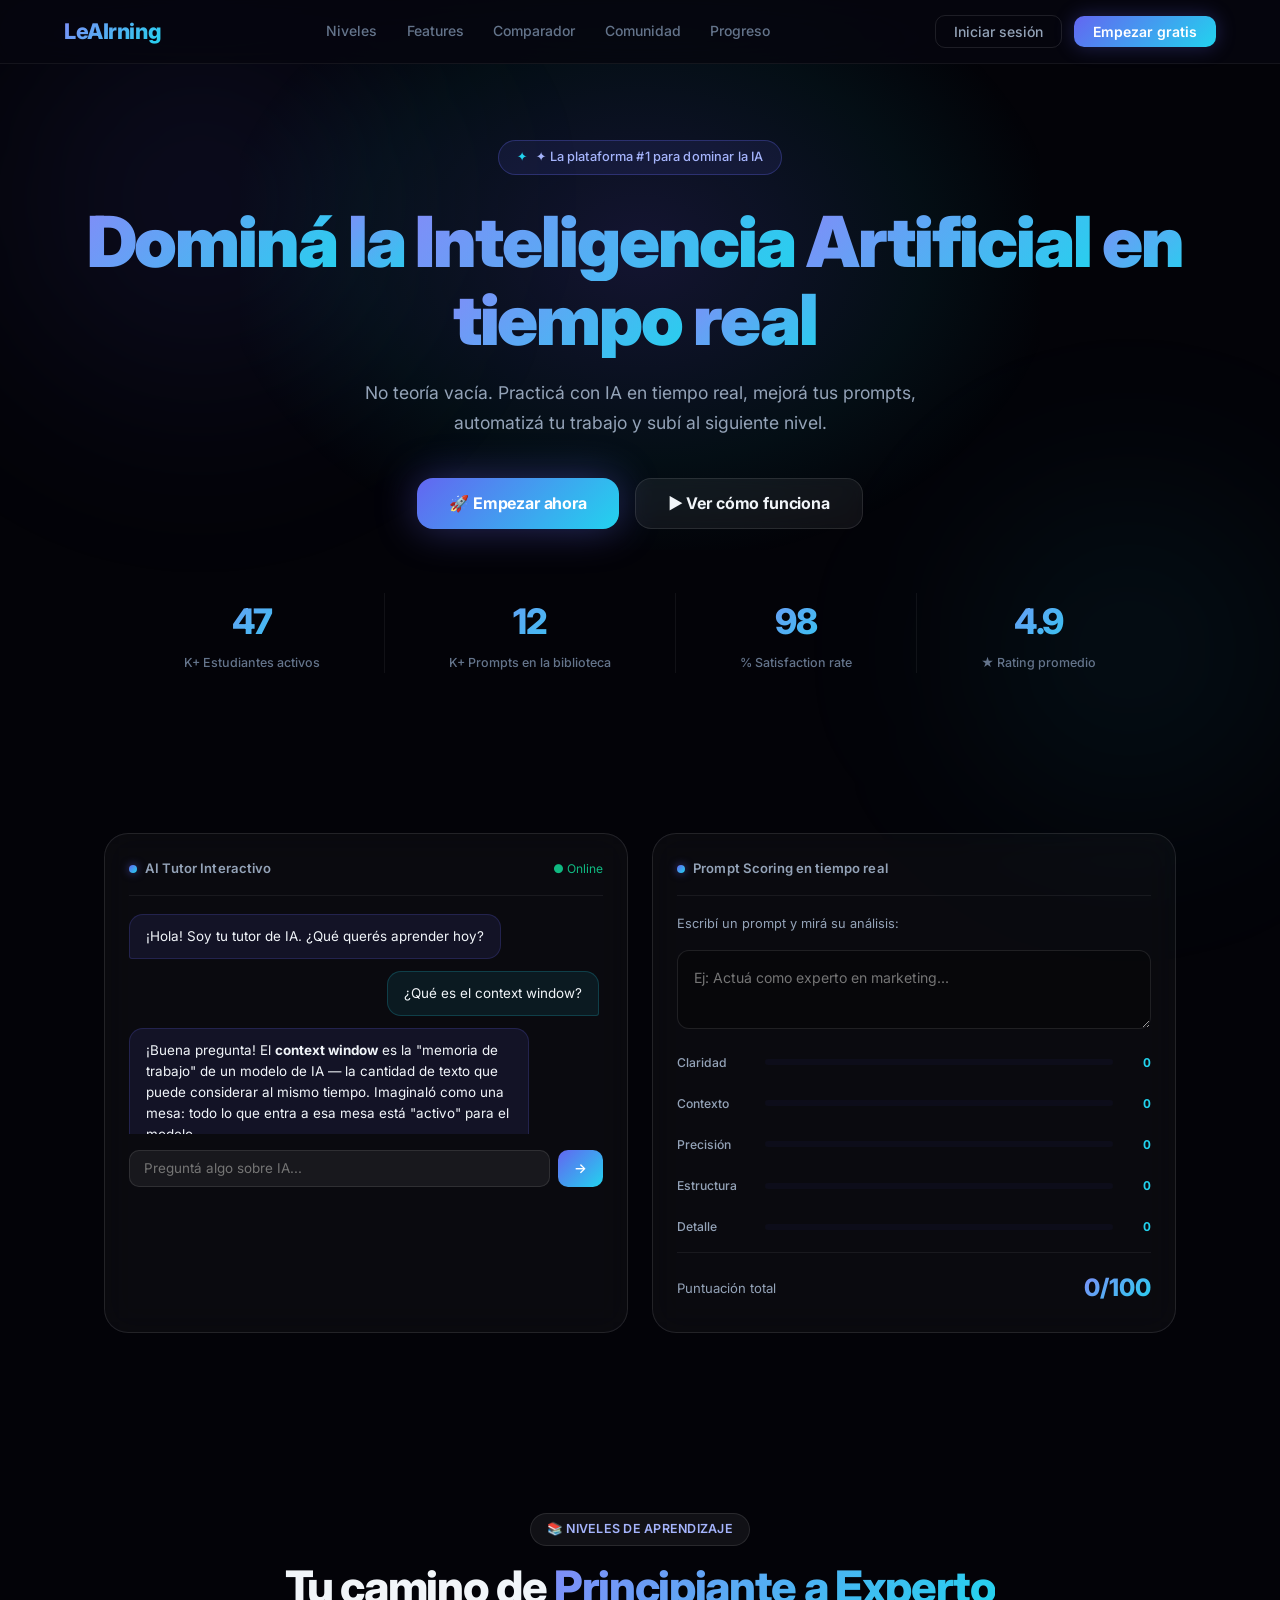
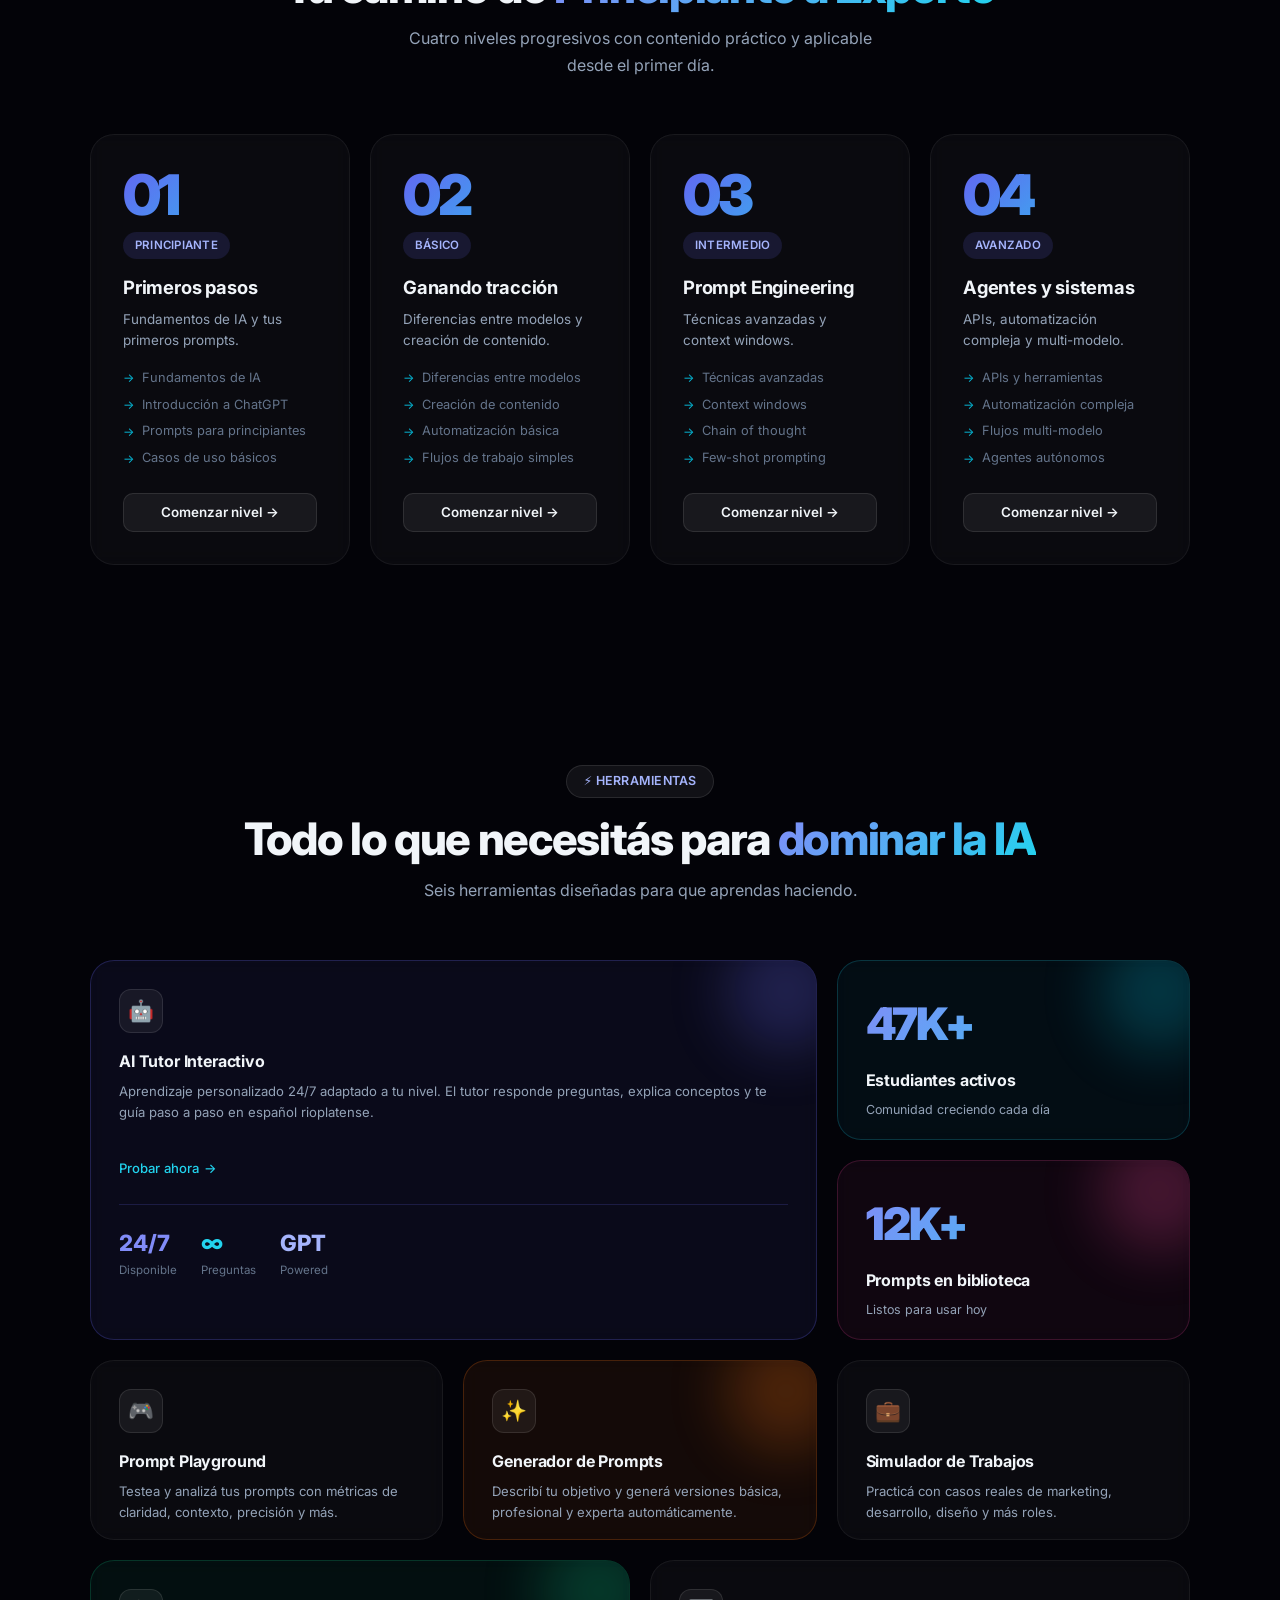
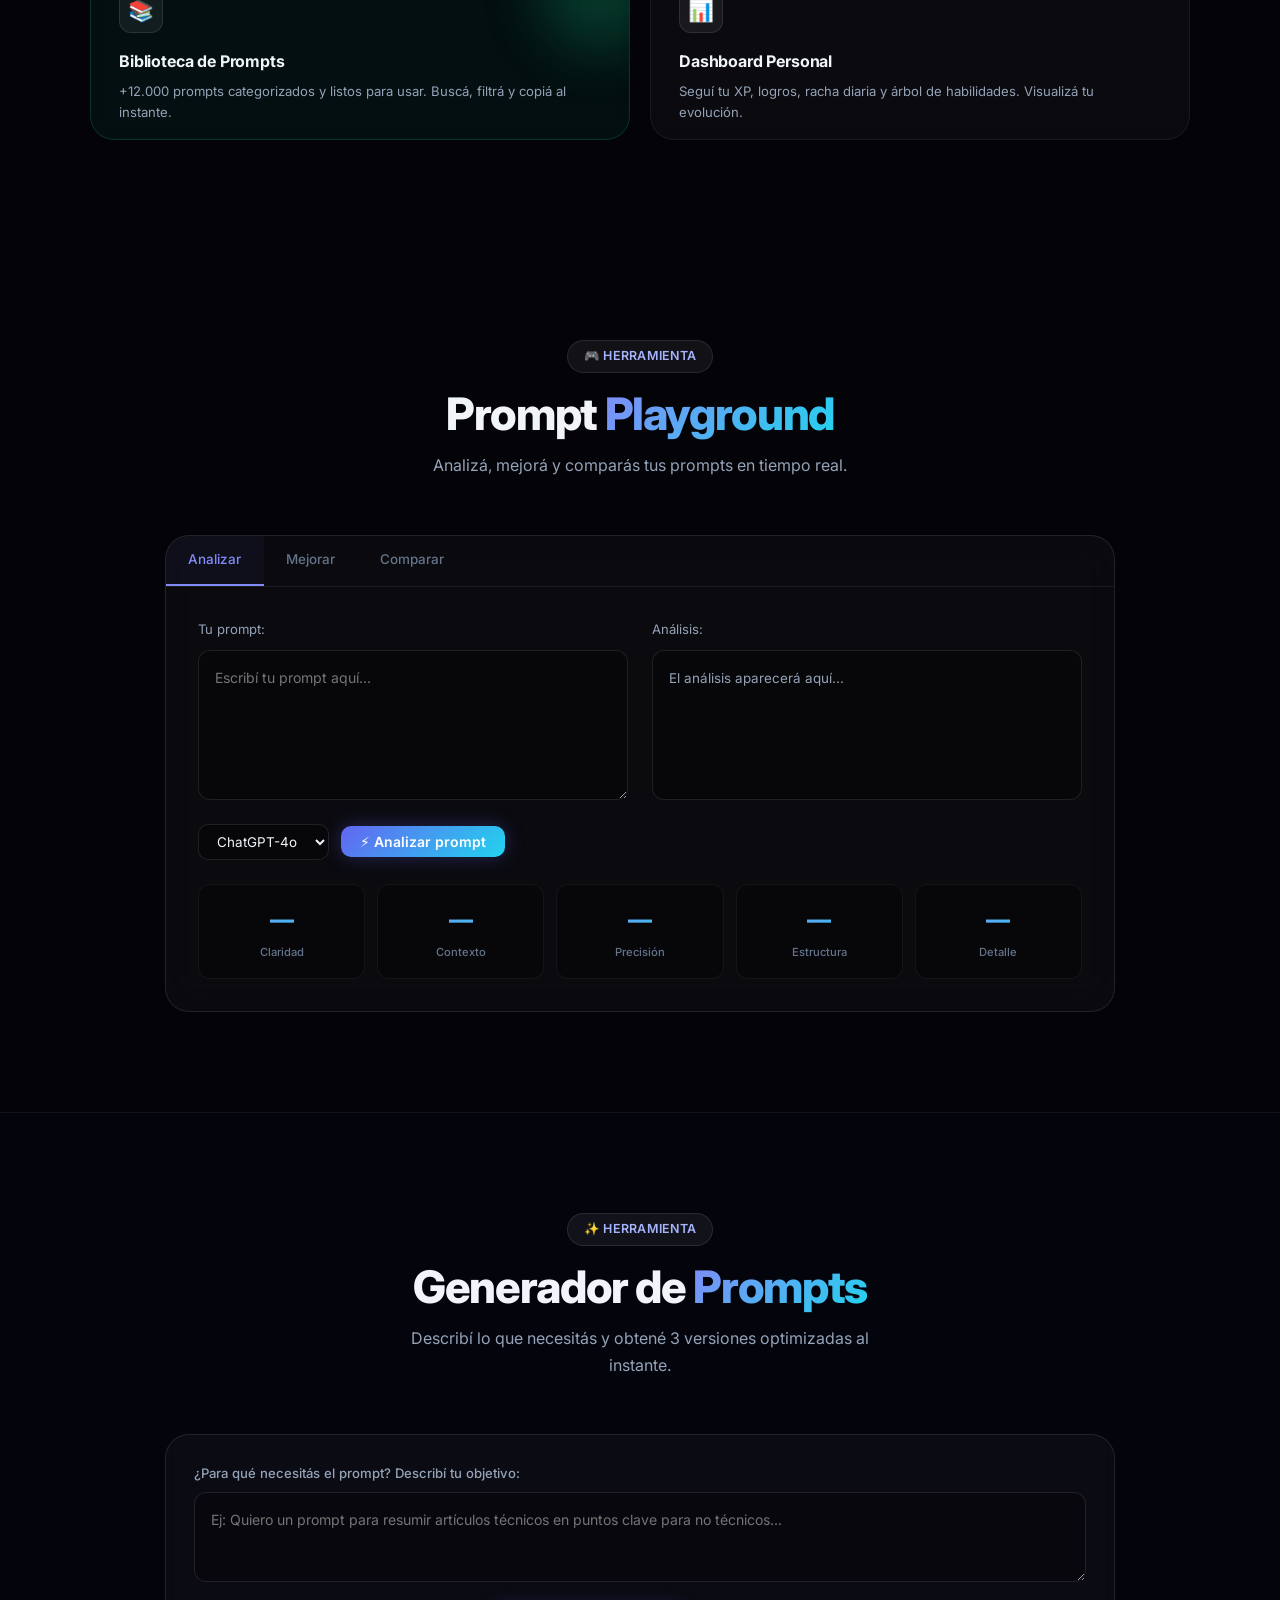
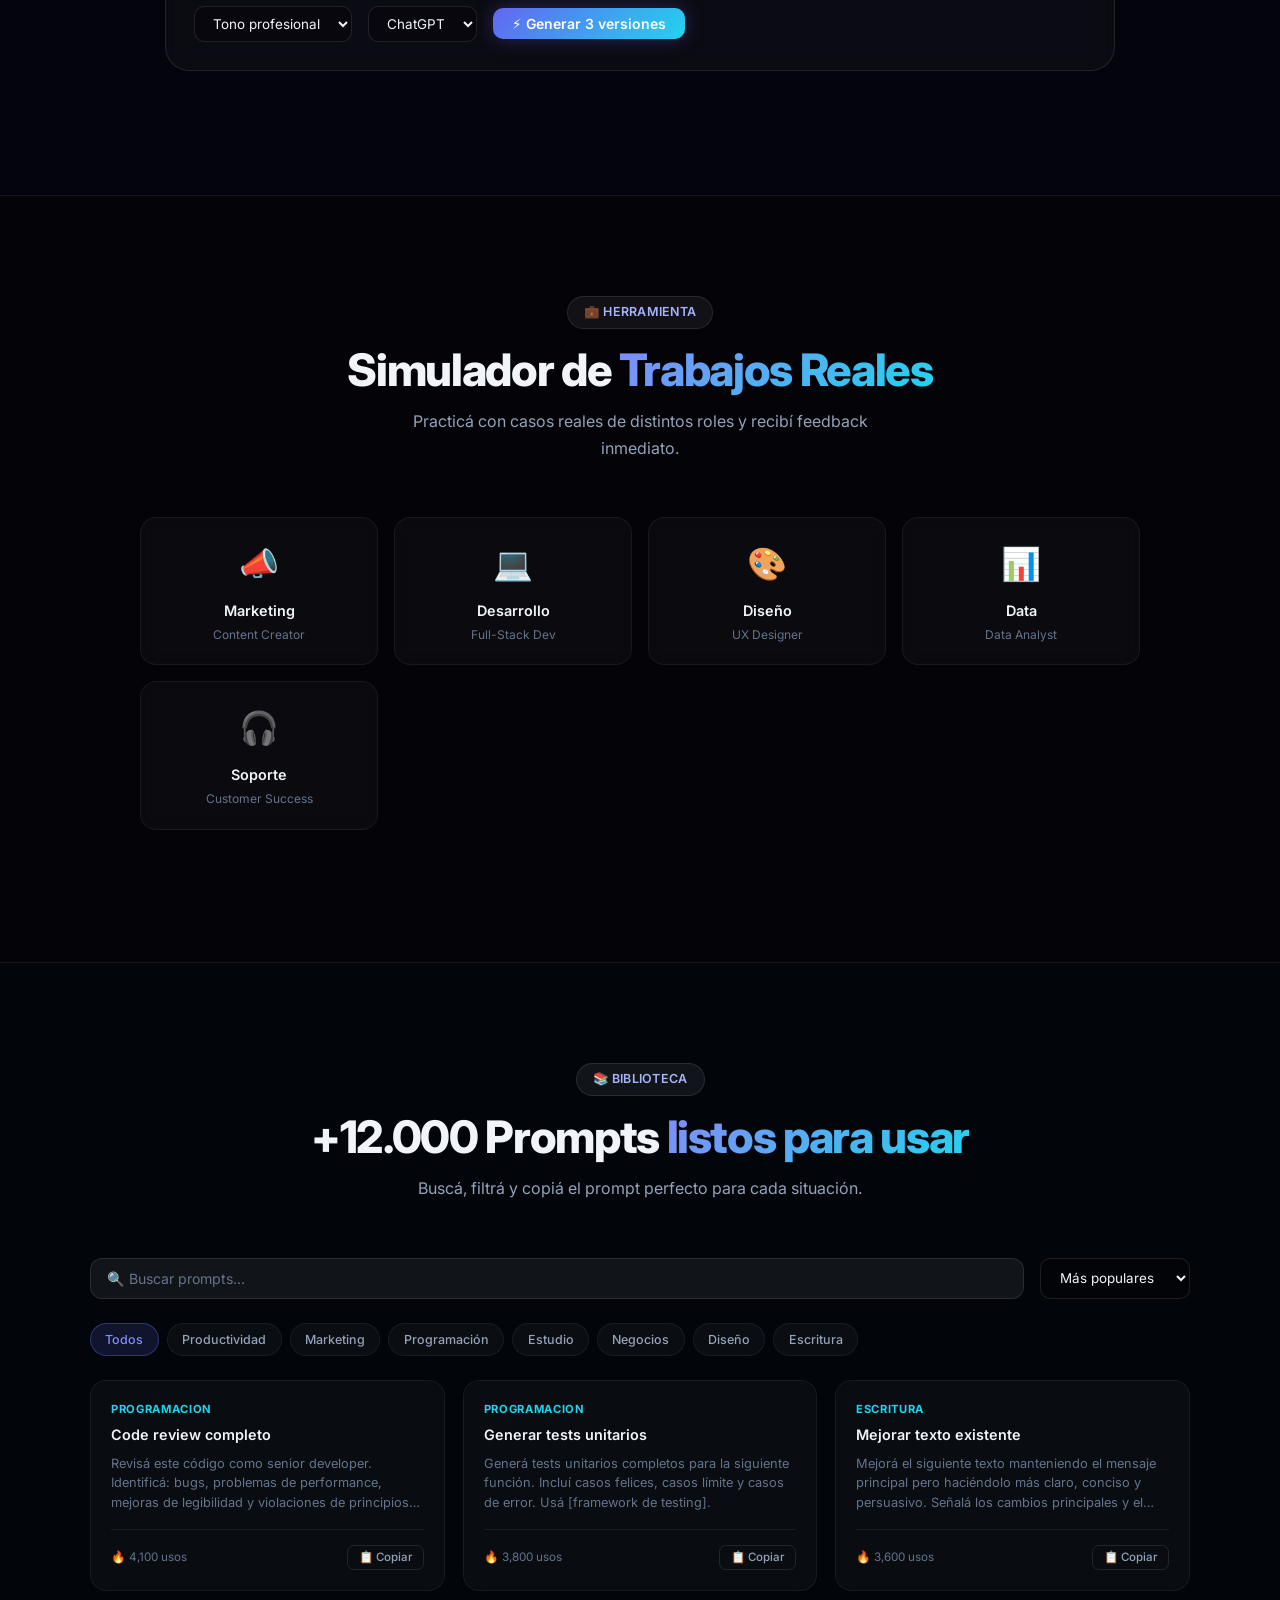
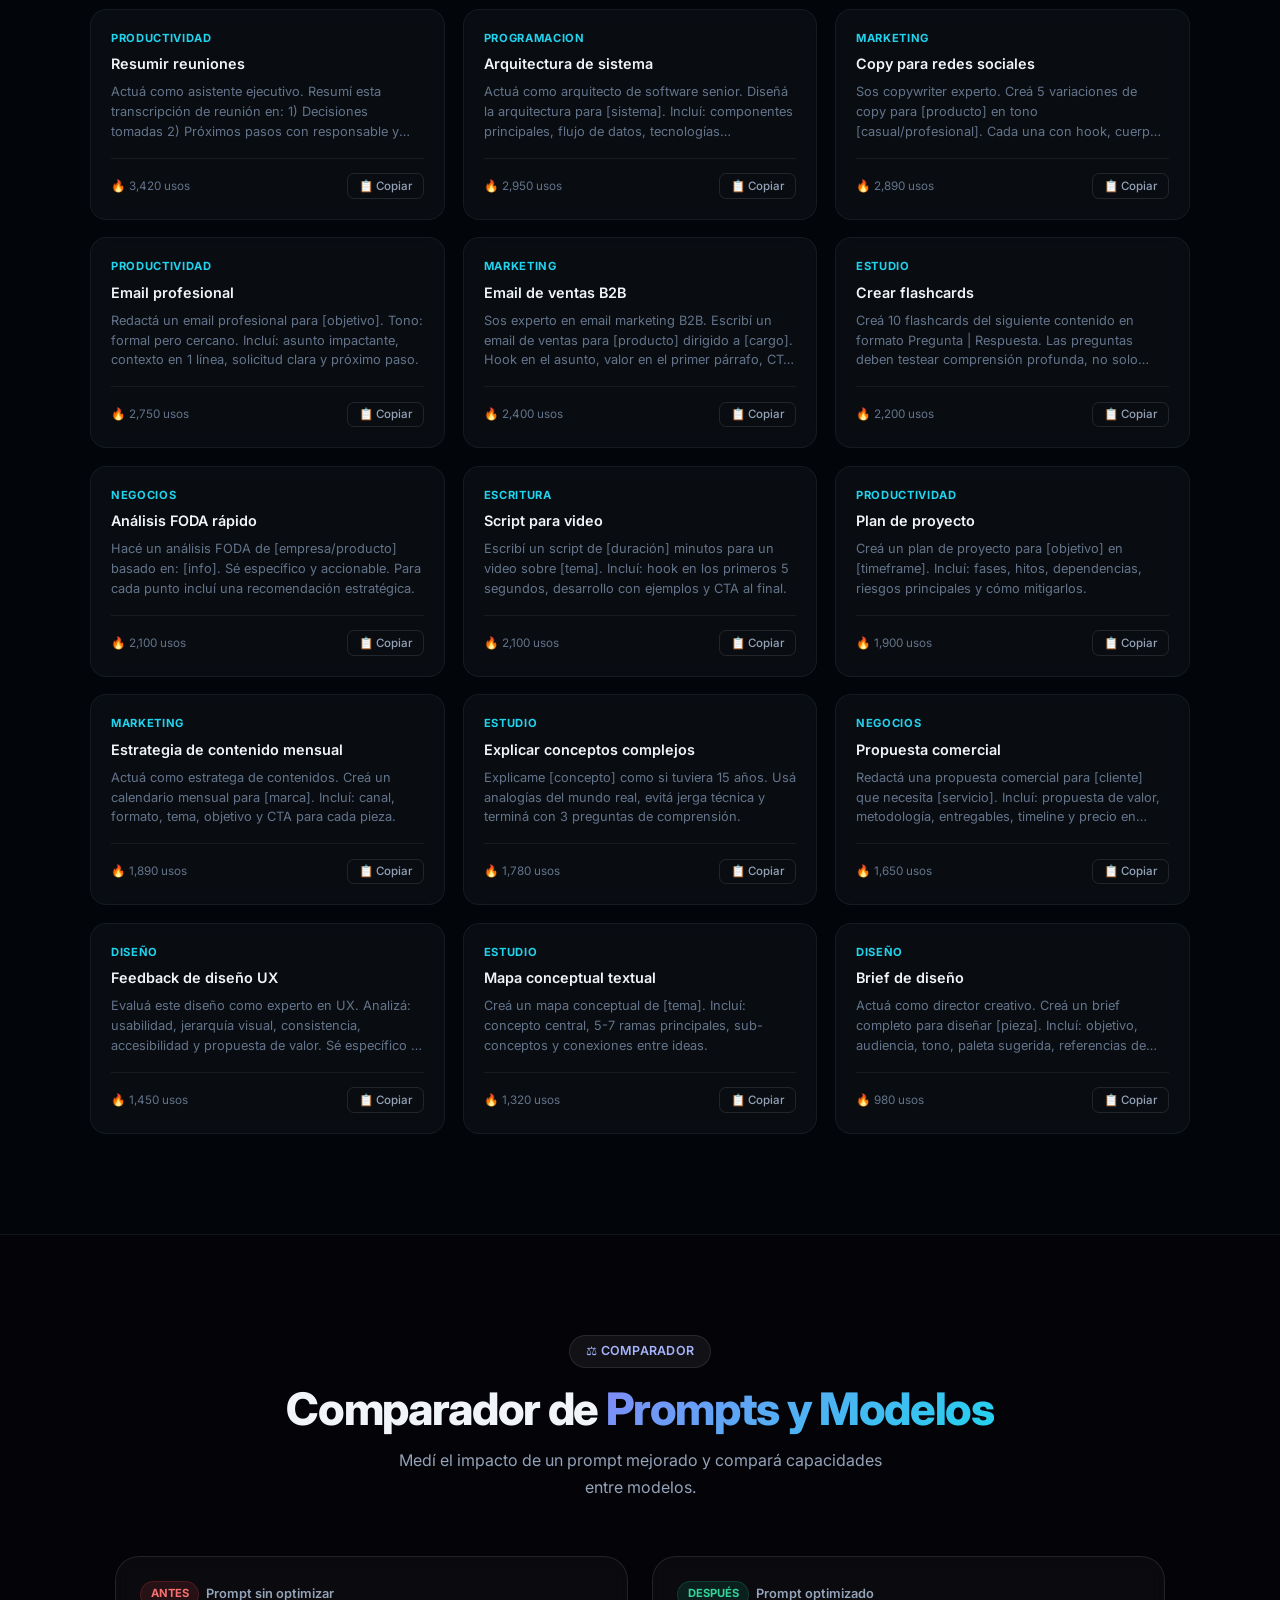
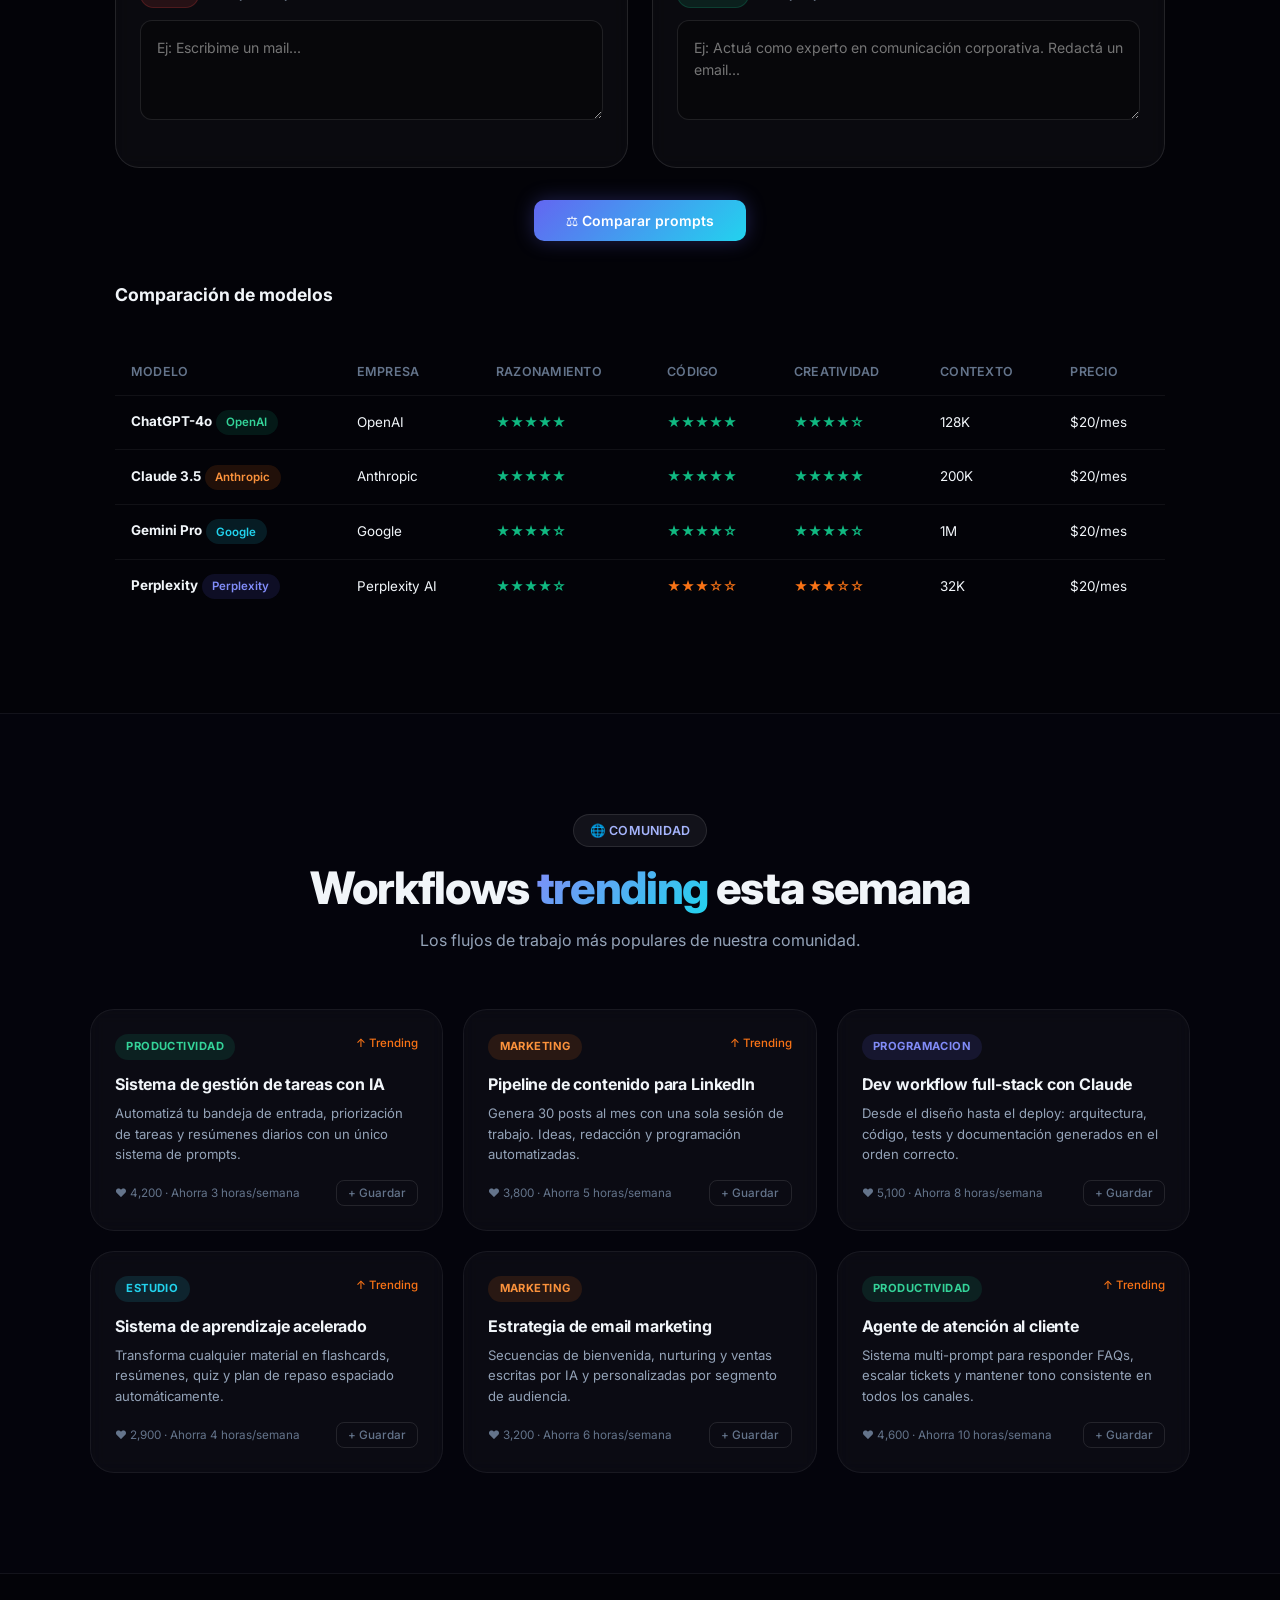
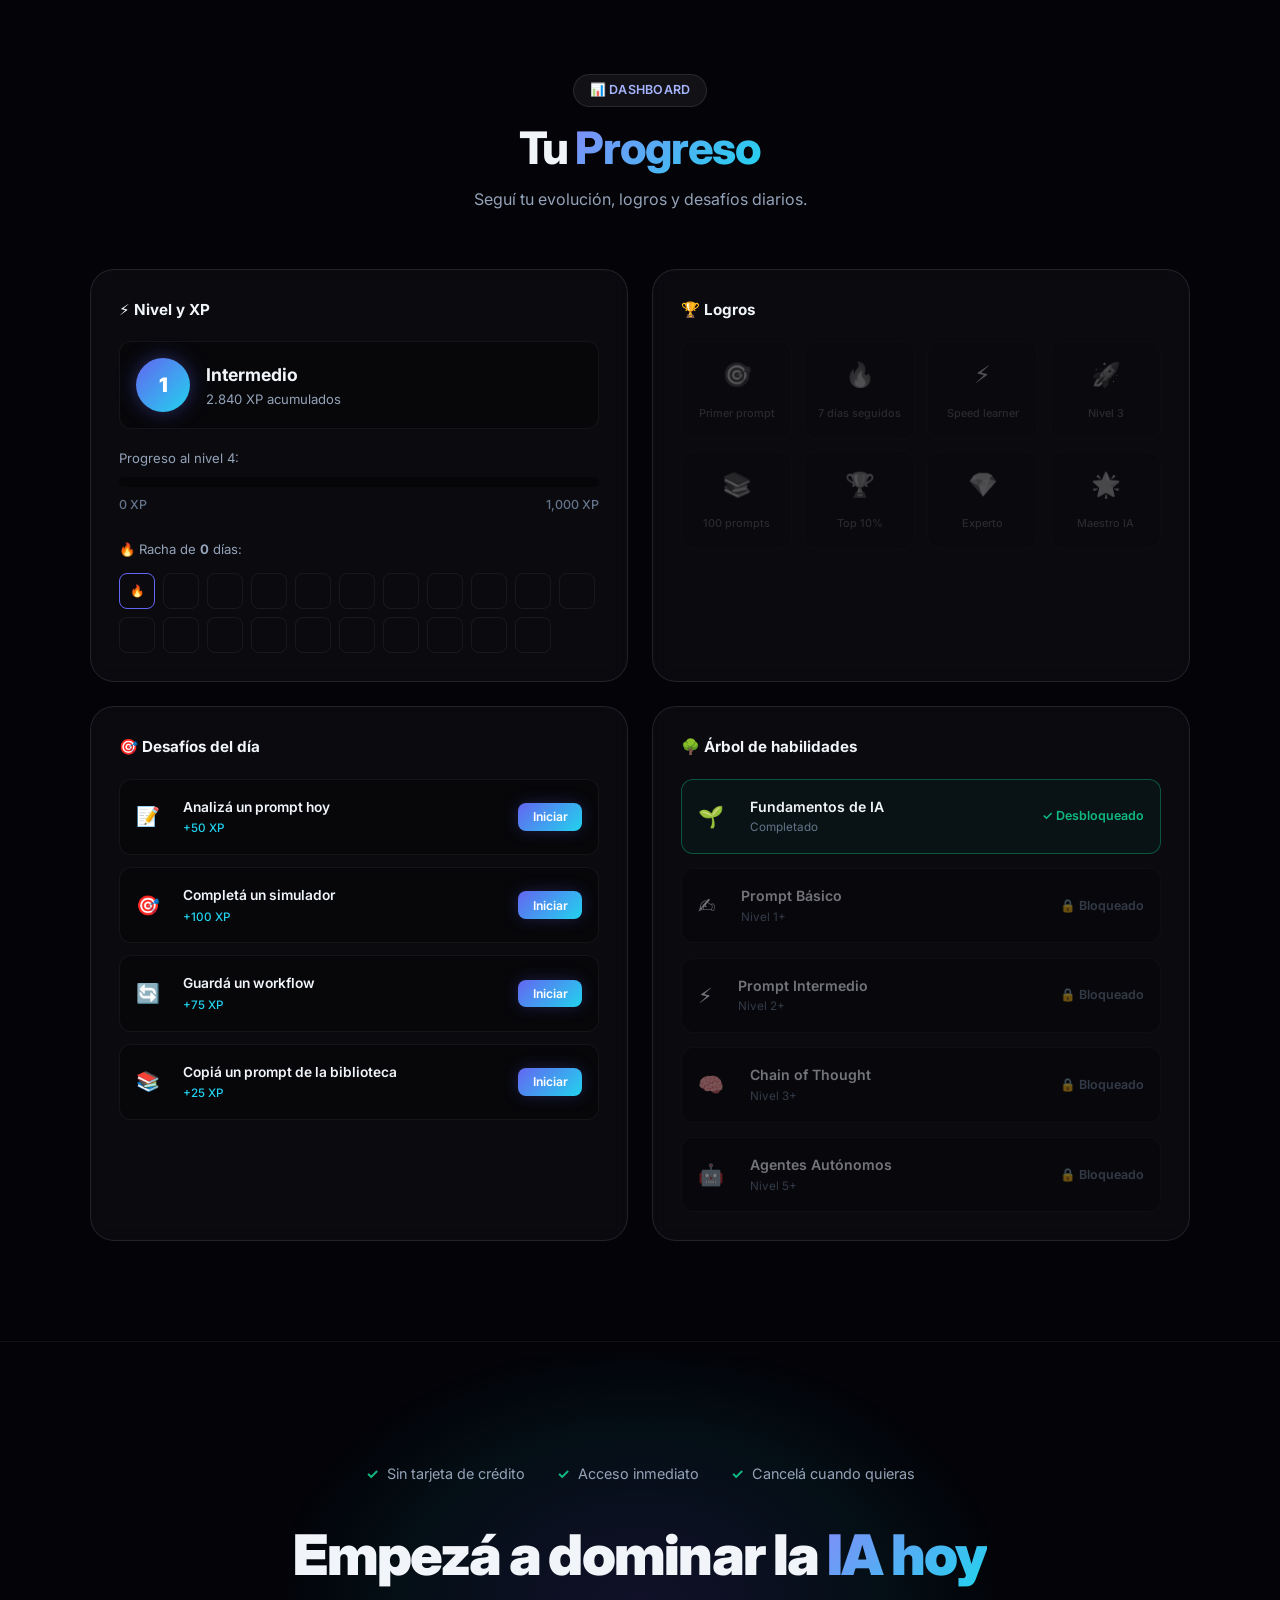
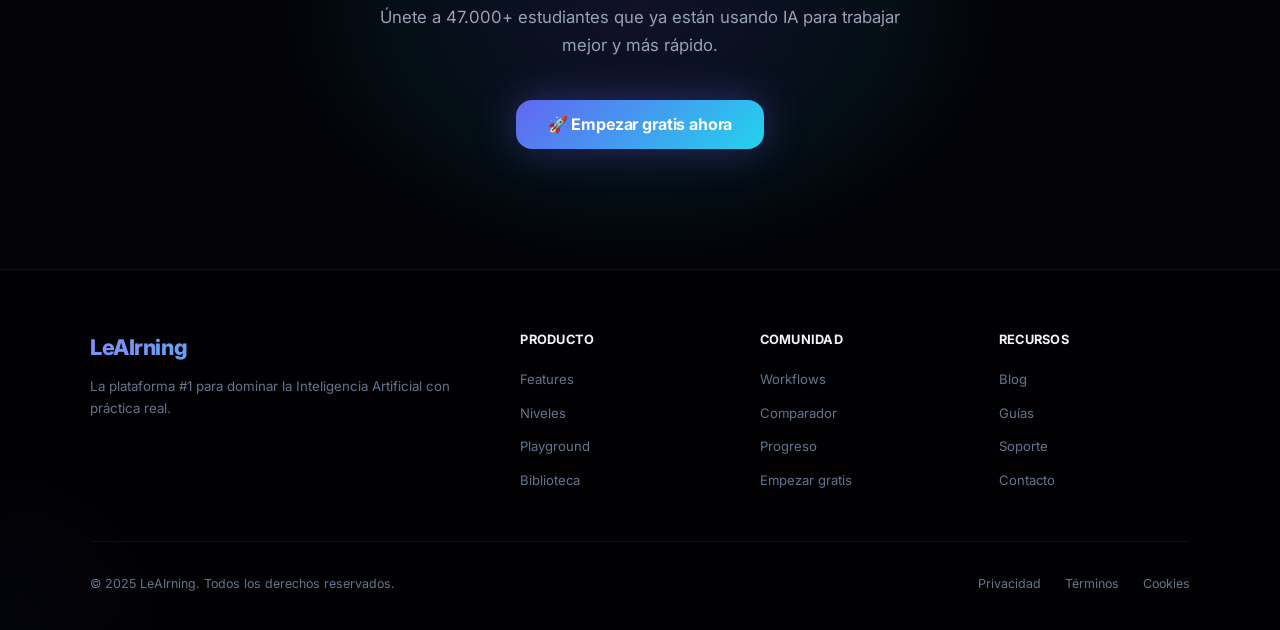
<file: index.html>
<!DOCTYPE html>
<html lang="es">
<head>
<meta charset="UTF-8">
<meta name="viewport" content="width=device-width, initial-scale=1.0">
<title>LeAIrning — Dominá la Inteligencia Artificial</title>
<style>
*{margin:0;padding:0;box-sizing:border-box}
:root{
  --bg:#07070f;--bg2:#0e0e1a;--bg3:#14141f;--bg4:#1a1a2e;
  --purple:#7c3aed;--purple2:#9f67fa;--cyan:#06b6d4;--cyan2:#22d3ee;
  --pink:#ec4899;--orange:#f97316;--green:#10b981;
  --text:#f1f5f9;--text2:#94a3b8;--text3:#64748b;
  --border:#1e1e30;--border2:#2a2a40;
  --grad:linear-gradient(135deg,#7c3aed,#06b6d4);
  --grad2:linear-gradient(135deg,#9f67fa,#22d3ee);
  --shadow:0 20px 60px rgba(124,58,237,.2);
}
html{scroll-behavior:smooth}
body{background:var(--bg);color:var(--text);font-family:'Segoe UI',system-ui,sans-serif;overflow-x:hidden}
a{text-decoration:none;color:inherit}

/* Scrollbar */
::-webkit-scrollbar{width:6px}
::-webkit-scrollbar-track{background:var(--bg2)}
::-webkit-scrollbar-thumb{background:var(--purple);border-radius:3px}

/* ── NAVBAR ── */
nav{position:fixed;top:0;left:0;right:0;z-index:1000;padding:0 5%;height:70px;display:flex;align-items:center;justify-content:space-between;background:rgba(7,7,15,.85);backdrop-filter:blur(12px);border-bottom:1px solid var(--border)}
.nav-logo{font-size:1.5rem;font-weight:800;background:var(--grad);-webkit-background-clip:text;-webkit-text-fill-color:transparent}
.nav-links{display:flex;gap:2rem;list-style:none}
.nav-links a{color:var(--text2);font-size:.9rem;transition:.2s;position:relative}
.nav-links a::after{content:'';position:absolute;bottom:-4px;left:0;width:0;height:2px;background:var(--grad);transition:.3s}
.nav-links a:hover{color:var(--text)}
.nav-links a:hover::after{width:100%}
.nav-auth{display:flex;gap:1rem;align-items:center}
.btn-ghost{background:transparent;border:1px solid var(--border2);color:var(--text2);padding:.5rem 1.2rem;border-radius:8px;cursor:pointer;font-size:.9rem;transition:.2s}
.btn-ghost:hover{border-color:var(--purple2);color:var(--text)}
.btn-primary{background:var(--grad);color:#fff;padding:.5rem 1.4rem;border-radius:8px;cursor:pointer;font-size:.9rem;border:none;font-weight:600;transition:.2s;white-space:nowrap}
.btn-primary:hover{opacity:.85;transform:translateY(-1px)}
.hamburger{display:none;flex-direction:column;gap:5px;cursor:pointer;padding:5px}
.hamburger span{display:block;width:24px;height:2px;background:var(--text);border-radius:2px;transition:.3s}
.mobile-menu{display:none;position:fixed;top:70px;left:0;right:0;background:var(--bg2);border-bottom:1px solid var(--border);padding:1.5rem 5%;flex-direction:column;gap:1.2rem;z-index:999}
.mobile-menu.open{display:flex}
.mobile-menu a{color:var(--text2);font-size:1rem;padding:.5rem 0;border-bottom:1px solid var(--border)}

/* ── HERO ── */
#hero{padding:140px 5% 80px;text-align:center;position:relative;overflow:hidden}
.hero-glow{position:absolute;top:10%;left:50%;transform:translateX(-50%);width:600px;height:600px;background:radial-gradient(circle,rgba(124,58,237,.25) 0%,transparent 70%);pointer-events:none}
.hero-badge{display:inline-flex;align-items:center;gap:.5rem;background:rgba(124,58,237,.15);border:1px solid rgba(124,58,237,.4);border-radius:50px;padding:.4rem 1.2rem;font-size:.8rem;color:var(--purple2);margin-bottom:1.5rem}
.hero-badge::before{content:'✦';animation:spin 3s linear infinite}
@keyframes spin{to{transform:rotate(360deg)}}
h1.hero-title{font-size:clamp(2.2rem,5vw,4rem);font-weight:900;line-height:1.15;margin-bottom:1.2rem}
h1.hero-title span{background:var(--grad2);-webkit-background-clip:text;-webkit-text-fill-color:transparent}
.hero-sub{color:var(--text2);font-size:1.1rem;max-width:600px;margin:0 auto 2.5rem}
.hero-ctas{display:flex;gap:1rem;justify-content:center;flex-wrap:wrap}
.btn-big{padding:.85rem 2.2rem;border-radius:12px;font-size:1rem;font-weight:700;cursor:pointer;transition:.25s;border:none}
.btn-big-primary{background:var(--grad);color:#fff}
.btn-big-primary:hover{opacity:.85;transform:translateY(-2px);box-shadow:0 10px 30px rgba(124,58,237,.4)}
.btn-big-outline{background:transparent;border:2px solid var(--border2);color:var(--text);display:flex;align-items:center;gap:.5rem}
.btn-big-outline:hover{border-color:var(--purple2);transform:translateY(-2px)}
.hero-stats{display:flex;justify-content:center;gap:3rem;margin-top:3.5rem;flex-wrap:wrap}
.stat-item{text-align:center}
.stat-num{font-size:2rem;font-weight:800;background:var(--grad2);-webkit-background-clip:text;-webkit-text-fill-color:transparent}
.stat-label{font-size:.8rem;color:var(--text3);margin-top:.2rem}

/* ── DEMO ── */
#demo{padding:60px 5%;display:grid;grid-template-columns:1fr 1fr;gap:2rem;max-width:1200px;margin:0 auto}
.demo-card{background:var(--bg2);border:1px solid var(--border);border-radius:16px;padding:1.5rem;overflow:hidden}
.demo-card-header{display:flex;align-items:center;gap:.5rem;margin-bottom:1rem;padding-bottom:1rem;border-bottom:1px solid var(--border)}
.demo-dot{width:10px;height:10px;border-radius:50%;background:var(--grad)}
.demo-title{font-size:.85rem;font-weight:600;color:var(--text2)}
.chat-msgs{display:flex;flex-direction:column;gap:.8rem;max-height:220px;overflow-y:auto;margin-bottom:1rem}
.msg{max-width:85%;padding:.7rem 1rem;border-radius:12px;font-size:.85rem;line-height:1.5}
.msg-ai{background:rgba(124,58,237,.15);border:1px solid rgba(124,58,237,.3);align-self:flex-start;border-radius:12px 12px 12px 2px}
.msg-user{background:rgba(6,182,212,.1);border:1px solid rgba(6,182,212,.25);align-self:flex-end;border-radius:12px 12px 2px 12px}
.chat-input-row{display:flex;gap:.5rem}
.chat-input{flex:1;background:var(--bg3);border:1px solid var(--border2);border-radius:8px;padding:.6rem .9rem;color:var(--text);font-size:.85rem;outline:none;transition:.2s}
.chat-input:focus{border-color:var(--purple)}
.chat-send{background:var(--grad);border:none;color:#fff;border-radius:8px;padding:.6rem .9rem;cursor:pointer;font-size:.85rem;font-weight:600;transition:.2s}
.chat-send:hover{opacity:.8}
.score-bars{display:flex;flex-direction:column;gap:.8rem}
.score-row{display:flex;align-items:center;gap:.8rem}
.score-label{width:90px;font-size:.78rem;color:var(--text2)}
.score-bar-bg{flex:1;height:8px;background:var(--bg3);border-radius:4px;overflow:hidden}
.score-bar-fill{height:100%;border-radius:4px;background:var(--grad);transition:width 1s ease}
.score-val{width:35px;text-align:right;font-size:.78rem;font-weight:700;color:var(--cyan2)}
.score-total{display:flex;justify-content:space-between;align-items:center;margin-top:1rem;padding-top:1rem;border-top:1px solid var(--border)}
.score-total-label{font-size:.85rem;color:var(--text2)}
.score-total-val{font-size:1.5rem;font-weight:800;background:var(--grad2);-webkit-background-clip:text;-webkit-text-fill-color:transparent}

/* ── SECTION LABELS ── */
.section-label{text-align:center;margin-bottom:3rem}
.section-badge{display:inline-block;background:rgba(124,58,237,.15);border:1px solid rgba(124,58,237,.3);border-radius:50px;padding:.35rem 1rem;font-size:.8rem;color:var(--purple2);margin-bottom:1rem}
.section-title{font-size:clamp(1.8rem,3.5vw,2.8rem);font-weight:800;margin-bottom:.8rem}
.section-title span{background:var(--grad2);-webkit-background-clip:text;-webkit-text-fill-color:transparent}
.section-sub{color:var(--text2);font-size:1rem;max-width:500px;margin:0 auto}

/* ── NIVELES ── */
#niveles{padding:80px 5%}
.levels-grid{display:grid;grid-template-columns:repeat(auto-fit,minmax(240px,1fr));gap:1.5rem;max-width:1100px;margin:0 auto}
.level-card{background:var(--bg2);border:1px solid var(--border);border-radius:16px;padding:1.8rem;cursor:pointer;transition:.3s;position:relative;overflow:hidden}
.level-card::before{content:'';position:absolute;inset:0;background:var(--grad);opacity:0;transition:.3s}
.level-card:hover::before{opacity:.05}
.level-card:hover{transform:translateY(-4px);border-color:var(--purple);box-shadow:var(--shadow)}
.level-num{font-size:3rem;font-weight:900;background:var(--grad);-webkit-background-clip:text;-webkit-text-fill-color:transparent;line-height:1;margin-bottom:.5rem}
.level-tag{font-size:.75rem;background:rgba(124,58,237,.2);color:var(--purple2);padding:.25rem .7rem;border-radius:50px;display:inline-block;margin-bottom:.8rem}
.level-name{font-size:1.2rem;font-weight:700;margin-bottom:.5rem}
.level-desc{font-size:.85rem;color:var(--text2);margin-bottom:1rem}
.level-topics{list-style:none;display:flex;flex-direction:column;gap:.4rem}
.level-topics li{font-size:.8rem;color:var(--text3);display:flex;align-items:center;gap:.5rem}
.level-topics li::before{content:'→';color:var(--cyan);flex-shrink:0}
.level-btn{margin-top:1.2rem;width:100%;padding:.65rem;background:var(--grad);border:none;color:#fff;border-radius:8px;font-weight:600;font-size:.85rem;cursor:pointer;transition:.2s}
.level-btn:hover{opacity:.8}

/* ── FEATURES ── */
#features{padding:80px 5%;background:var(--bg2)}
.features-grid{display:grid;grid-template-columns:repeat(auto-fit,minmax(300px,1fr));gap:1.5rem;max-width:1100px;margin:0 auto}
.feat-card{background:var(--bg3);border:1px solid var(--border);border-radius:16px;padding:1.8rem;transition:.3s;cursor:pointer}
.feat-card:hover{transform:translateY(-4px);border-color:var(--purple);box-shadow:var(--shadow)}
.feat-icon{width:50px;height:50px;border-radius:12px;display:flex;align-items:center;justify-content:center;font-size:1.5rem;margin-bottom:1rem;background:rgba(124,58,237,.15)}
.feat-name{font-size:1.1rem;font-weight:700;margin-bottom:.5rem}
.feat-desc{font-size:.85rem;color:var(--text2);line-height:1.6;margin-bottom:1.2rem}
.feat-link{font-size:.85rem;color:var(--cyan2);display:flex;align-items:center;gap:.3rem;transition:.2s}
.feat-link:hover{gap:.6rem}

/* ── PLAYGROUND ── */
#playground{padding:80px 5%}
.playground-wrap{max-width:900px;margin:0 auto;background:var(--bg2);border:1px solid var(--border);border-radius:20px;overflow:hidden}
.playground-tabs{display:flex;border-bottom:1px solid var(--border)}
.pg-tab{padding:.9rem 1.5rem;font-size:.9rem;cursor:pointer;color:var(--text2);border-bottom:2px solid transparent;transition:.2s}
.pg-tab.active{color:var(--purple2);border-bottom-color:var(--purple2)}
.pg-body{padding:2rem}
.pg-row{display:grid;grid-template-columns:1fr 1fr;gap:1.5rem}
textarea.pg-input{width:100%;background:var(--bg3);border:1px solid var(--border2);border-radius:10px;padding:1rem;color:var(--text);font-size:.9rem;min-height:150px;resize:vertical;outline:none;font-family:inherit;transition:.2s}
textarea.pg-input:focus{border-color:var(--purple)}
.pg-output{background:var(--bg3);border:1px solid var(--border2);border-radius:10px;padding:1rem;min-height:150px;font-size:.85rem;color:var(--text2);line-height:1.7}
.pg-controls{display:flex;gap:1rem;margin-top:1rem;flex-wrap:wrap;align-items:center}
.pg-score-grid{display:grid;grid-template-columns:repeat(5,1fr);gap:1rem;margin-top:1.5rem}
.pg-score-item{background:var(--bg3);border:1px solid var(--border);border-radius:10px;padding:1rem;text-align:center}
.pg-score-circle{font-size:1.5rem;font-weight:800;background:var(--grad2);-webkit-background-clip:text;-webkit-text-fill-color:transparent}
.pg-score-name{font-size:.72rem;color:var(--text3);margin-top:.3rem}
.select-styled{background:var(--bg3);border:1px solid var(--border2);color:var(--text);padding:.5rem .9rem;border-radius:8px;font-size:.85rem;outline:none;cursor:pointer}

/* ── GENERATOR ── */
#generator{padding:80px 5%;background:var(--bg2)}
.gen-wrap{max-width:900px;margin:0 auto}
.gen-input-area{background:var(--bg3);border:1px solid var(--border);border-radius:16px;padding:1.5rem;margin-bottom:1.5rem}
.gen-label{font-size:.85rem;color:var(--text2);margin-bottom:.6rem;display:block}
.gen-results{display:flex;flex-direction:column;gap:1rem}
.gen-card{background:var(--bg3);border:1px solid var(--border);border-radius:14px;padding:1.3rem;transition:.3s;opacity:0;transform:translateY(10px)}
.gen-card.visible{opacity:1;transform:translateY(0);transition:opacity .4s ease,transform .4s ease}
.gen-card-header{display:flex;justify-content:space-between;align-items:center;margin-bottom:.8rem}
.gen-card-level{font-size:.75rem;font-weight:700;padding:.25rem .7rem;border-radius:50px}
.level-basic{background:rgba(16,185,129,.15);color:#10b981}
.level-pro{background:rgba(124,58,237,.15);color:var(--purple2)}
.level-expert{background:rgba(236,72,153,.15);color:var(--pink)}
.gen-card-text{font-size:.9rem;line-height:1.6;color:var(--text)}
.gen-copy-btn{background:transparent;border:1px solid var(--border2);color:var(--text2);padding:.35rem .8rem;border-radius:6px;font-size:.75rem;cursor:pointer;transition:.2s}
.gen-copy-btn:hover{border-color:var(--purple2);color:var(--text)}

/* ── SIMULATOR ── */
#simulator{padding:80px 5%}
.sim-wrap{max-width:950px;margin:0 auto}
.sim-jobs{display:grid;grid-template-columns:repeat(auto-fit,minmax(200px,1fr));gap:1rem;margin-bottom:2rem}
.sim-job-card{background:var(--bg2);border:2px solid var(--border);border-radius:12px;padding:1.2rem;cursor:pointer;transition:.3s;text-align:center}
.sim-job-card:hover,.sim-job-card.selected{border-color:var(--purple);background:rgba(124,58,237,.1)}
.sim-job-icon{font-size:2rem;margin-bottom:.5rem}
.sim-job-name{font-size:.9rem;font-weight:600}
.sim-job-role{font-size:.75rem;color:var(--text3);margin-top:.2rem}
.sim-scenario{background:var(--bg2);border:1px solid var(--border);border-radius:16px;padding:1.8rem;display:none}
.sim-scenario.active{display:block}
.sim-scenario-title{font-size:1.1rem;font-weight:700;margin-bottom:.5rem;display:flex;align-items:center;gap:.5rem}
.sim-context{background:var(--bg3);border-left:3px solid var(--purple);padding:1rem 1.2rem;border-radius:0 10px 10px 0;font-size:.88rem;color:var(--text2);line-height:1.6;margin:1rem 0}
.sim-challenge{font-size:.9rem;color:var(--text);margin-bottom:1rem}
.sim-feedback{background:var(--bg3);border:1px solid var(--border);border-radius:12px;padding:1.2rem;margin-top:1rem;display:none}
.sim-feedback.show{display:block}

/* ── LIBRARY ── */
#library{padding:80px 5%;background:var(--bg2)}
.lib-wrap{max-width:1100px;margin:0 auto}
.lib-search-row{display:flex;gap:1rem;margin-bottom:1.5rem;flex-wrap:wrap}
.lib-search{flex:1;min-width:200px;background:var(--bg3);border:1px solid var(--border2);border-radius:10px;padding:.7rem 1rem;color:var(--text);font-size:.9rem;outline:none;transition:.2s}
.lib-search:focus{border-color:var(--purple)}
.lib-cats{display:flex;gap:.6rem;flex-wrap:wrap;margin-bottom:1.5rem}
.lib-cat{background:var(--bg3);border:1px solid var(--border);border-radius:50px;padding:.4rem .9rem;font-size:.8rem;color:var(--text2);cursor:pointer;transition:.2s}
.lib-cat:hover,.lib-cat.active{background:rgba(124,58,237,.2);border-color:var(--purple);color:var(--purple2)}
.lib-grid{display:grid;grid-template-columns:repeat(auto-fill,minmax(280px,1fr));gap:1.2rem}
.lib-card{background:var(--bg3);border:1px solid var(--border);border-radius:12px;padding:1.2rem;transition:.3s;cursor:pointer}
.lib-card:hover{border-color:var(--purple2);transform:translateY(-2px)}
.lib-card-cat{font-size:.72rem;color:var(--cyan2);margin-bottom:.4rem;font-weight:600;text-transform:uppercase;letter-spacing:.05em}
.lib-card-title{font-size:.9rem;font-weight:600;margin-bottom:.5rem;line-height:1.4}
.lib-card-text{font-size:.8rem;color:var(--text3);line-height:1.5;display:-webkit-box;-webkit-line-clamp:3;-webkit-box-orient:vertical;overflow:hidden}
.lib-card-footer{display:flex;justify-content:space-between;align-items:center;margin-top:.9rem;padding-top:.9rem;border-top:1px solid var(--border)}
.lib-card-uses{font-size:.75rem;color:var(--text3)}
.lib-card-copy{background:transparent;border:1px solid var(--border2);color:var(--text2);padding:.3rem .7rem;border-radius:6px;font-size:.73rem;cursor:pointer;transition:.2s}
.lib-card-copy:hover{border-color:var(--purple2);color:var(--text)}

/* ── COMPARADOR ── */
#comparador{padding:80px 5%}
.comp-wrap{max-width:1000px;margin:0 auto}
.comp-area{display:grid;grid-template-columns:1fr 1fr;gap:2rem;margin-bottom:2rem}
.comp-box{background:var(--bg2);border:1px solid var(--border);border-radius:14px;padding:1.5rem}
.comp-box-label{font-size:.8rem;font-weight:600;color:var(--text2);margin-bottom:.7rem;display:flex;align-items:center;gap:.4rem}
.comp-prompt-badge{font-size:.7rem;padding:.2rem .6rem;border-radius:50px}
.badge-before{background:rgba(239,68,68,.15);color:#ef4444}
.badge-after{background:rgba(16,185,129,.15);color:#10b981}
.comp-score-row{display:flex;gap:1rem;flex-wrap:wrap;margin-top:1rem}
.comp-score-item{flex:1;min-width:80px;background:var(--bg3);border:1px solid var(--border);border-radius:10px;padding:.8rem;text-align:center}
.comp-score-num{font-size:1.4rem;font-weight:800}
.comp-score-lbl{font-size:.7rem;color:var(--text3);margin-top:.2rem}
.model-table{width:100%;border-collapse:collapse;margin-top:1.5rem}
.model-table th{text-align:left;padding:.8rem 1rem;font-size:.8rem;color:var(--text3);border-bottom:1px solid var(--border);font-weight:600}
.model-table td{padding:.9rem 1rem;font-size:.85rem;border-bottom:1px solid var(--border)}
.model-table tr:last-child td{border-bottom:none}
.model-table tr:hover td{background:rgba(255,255,255,.02)}
.badge-yes{color:var(--green);font-weight:700}
.badge-no{color:#ef4444}
.badge-partial{color:var(--orange)}
.model-tag{display:inline-block;padding:.2rem .6rem;border-radius:50px;font-size:.72rem;font-weight:600}
.tag-openai{background:rgba(16,185,129,.15);color:#10b981}
.tag-anthropic{background:rgba(249,115,22,.15);color:var(--orange)}
.tag-google{background:rgba(6,182,212,.15);color:var(--cyan2)}
.tag-perplexity{background:rgba(124,58,237,.15);color:var(--purple2)}

/* ── COMMUNITY ── */
#comunidad{padding:80px 5%;background:var(--bg2)}
.comm-grid{display:grid;grid-template-columns:repeat(auto-fill,minmax(300px,1fr));gap:1.5rem;max-width:1100px;margin:0 auto}
.comm-card{background:var(--bg3);border:1px solid var(--border);border-radius:16px;padding:1.5rem;transition:.3s;cursor:pointer}
.comm-card:hover{transform:translateY(-4px);border-color:var(--purple)}
.comm-card-top{display:flex;justify-content:space-between;align-items:flex-start;margin-bottom:.8rem}
.comm-cat-tag{font-size:.72rem;font-weight:700;padding:.25rem .7rem;border-radius:50px;text-transform:uppercase}
.cat-prod{background:rgba(16,185,129,.15);color:#10b981}
.cat-mkt{background:rgba(249,115,22,.15);color:var(--orange)}
.cat-dev{background:rgba(124,58,237,.15);color:var(--purple2)}
.cat-estudio{background:rgba(6,182,212,.15);color:var(--cyan2)}
.comm-trending{font-size:.72rem;color:var(--orange);display:flex;align-items:center;gap:.3rem}
.comm-title{font-size:1rem;font-weight:700;margin-bottom:.5rem;line-height:1.4}
.comm-desc{font-size:.83rem;color:var(--text2);line-height:1.5;margin-bottom:1rem}
.comm-meta{display:flex;justify-content:space-between;align-items:center;font-size:.75rem;color:var(--text3)}
.comm-saves{display:flex;align-items:center;gap:.3rem}
.comm-time-save{color:var(--green);font-weight:600}
.like-btn{background:transparent;border:1px solid var(--border2);color:var(--text3);padding:.3rem .7rem;border-radius:6px;font-size:.75rem;cursor:pointer;transition:.2s;display:flex;align-items:center;gap:.3rem}
.like-btn:hover,.like-btn.liked{border-color:var(--pink);color:var(--pink)}

/* ── PROGRESO / GAMIFICATION ── */
#progreso{padding:80px 5%}
.prog-wrap{max-width:1100px;margin:0 auto;display:grid;grid-template-columns:1fr 1fr;gap:2rem}
.prog-card{background:var(--bg2);border:1px solid var(--border);border-radius:16px;padding:1.8rem}
.prog-card-title{font-size:1rem;font-weight:700;margin-bottom:1.2rem;display:flex;align-items:center;gap:.5rem}
.xp-bar-wrap{background:var(--bg3);border-radius:10px;height:12px;overflow:hidden;margin-bottom:.5rem}
.xp-bar{height:100%;background:var(--grad);border-radius:10px;transition:width 1.5s ease}
.xp-info{display:flex;justify-content:space-between;font-size:.8rem;color:var(--text3)}
.level-badge-big{display:flex;align-items:center;gap:1rem;background:var(--bg3);border:1px solid var(--border);border-radius:12px;padding:1rem;margin-bottom:1.2rem}
.level-circle{width:56px;height:56px;border-radius:50%;background:var(--grad);display:flex;align-items:center;justify-content:center;font-size:1.3rem;font-weight:900;color:#fff;flex-shrink:0}
.streak-row{display:flex;gap:.5rem;flex-wrap:wrap;margin-top:.8rem}
.streak-day{width:36px;height:36px;border-radius:8px;display:flex;align-items:center;justify-content:center;font-size:.75rem;font-weight:700;border:1px solid var(--border)}
.streak-day.done{background:var(--grad);border-color:transparent;color:#fff}
.streak-day.today{border-color:var(--purple);color:var(--purple2)}
.badges-grid{display:grid;grid-template-columns:repeat(4,1fr);gap:.8rem;margin-top:.5rem}
.badge-item{background:var(--bg3);border:1px solid var(--border);border-radius:10px;padding:.8rem;text-align:center;transition:.3s;cursor:pointer}
.badge-item:hover{border-color:var(--purple);transform:scale(1.05)}
.badge-item.locked{opacity:.4;filter:grayscale(1)}
.badge-emoji{font-size:1.5rem;display:block;margin-bottom:.3rem}
.badge-name{font-size:.7rem;color:var(--text3)}
.daily-challenges{display:flex;flex-direction:column;gap:.8rem}
.challenge-item{background:var(--bg3);border:1px solid var(--border);border-radius:10px;padding:1rem;display:flex;justify-content:space-between;align-items:center;transition:.3s}
.challenge-item:hover{border-color:var(--purple2)}
.challenge-left{display:flex;gap:.7rem;align-items:center}
.challenge-icon{font-size:1.3rem;margin-right:.7rem}
.challenge-name{font-size:.88rem;font-weight:600}
.challenge-xp{font-size:.75rem;color:var(--cyan2)}
.challenge-btn{background:var(--grad);border:none;color:#fff;padding:.4rem .9rem;border-radius:8px;font-size:.78rem;font-weight:600;cursor:pointer;transition:.2s}
.challenge-btn:hover{opacity:.8}
.challenge-btn.done{background:var(--bg);border:1px solid var(--green);color:var(--green)}
.skill-tree{display:flex;flex-direction:column;gap:1rem}
.skill-node{background:var(--bg3);border:2px solid var(--border);border-radius:12px;padding:1rem;display:flex;align-items:center;gap:.8rem;transition:.3s;cursor:pointer;position:relative}
.skill-node:hover:not(.locked){border-color:var(--purple)}
.skill-node.unlocked{border-color:var(--green)}
.skill-node.locked{opacity:.5}
.skill-node-icon{font-size:1.4rem;margin-right:.8rem;flex-shrink:0}
.skill-node-name{font-size:.9rem;font-weight:600}
.skill-node-req{font-size:.75rem;color:var(--text3)}
.skill-node-status{margin-left:auto;font-size:.8rem;font-weight:600}

/* ── FINAL CTA ── */
#cta{padding:100px 5%;text-align:center;position:relative;overflow:hidden}
.cta-glow{position:absolute;bottom:-50%;left:50%;transform:translateX(-50%);width:600px;height:600px;background:radial-gradient(circle,rgba(6,182,212,.15) 0%,transparent 65%);pointer-events:none}
.cta-title{font-size:clamp(2rem,4vw,3.2rem);font-weight:900;margin-bottom:1rem}
.cta-title span{background:var(--grad2);-webkit-background-clip:text;-webkit-text-fill-color:transparent}
.cta-sub{color:var(--text2);font-size:1.05rem;margin-bottom:2.5rem;max-width:500px;margin-left:auto;margin-right:auto}
.cta-benefits{display:flex;justify-content:center;gap:2rem;flex-wrap:wrap;margin-bottom:2.5rem}
.cta-benefit{display:flex;align-items:center;gap:.5rem;font-size:.9rem;color:var(--text2)}
.cta-benefit::before{content:'✓';color:var(--green);font-weight:700}

/* ── FOOTER ── */
footer{background:var(--bg2);border-top:1px solid var(--border);padding:50px 5% 30px}
.footer-grid{display:grid;grid-template-columns:2fr 1fr 1fr 1fr;gap:3rem;margin-bottom:3rem;max-width:1100px;margin-left:auto;margin-right:auto}
.footer-brand .nav-logo{font-size:1.4rem;margin-bottom:.8rem;display:block}
.footer-brand p{font-size:.85rem;color:var(--text3);line-height:1.6}
.footer-col-title{font-size:.85rem;font-weight:700;margin-bottom:1rem;color:var(--text)}
.footer-links{list-style:none;display:flex;flex-direction:column;gap:.6rem}
.footer-links li{margin-bottom:.6rem}
.footer-links a{font-size:.83rem;color:var(--text3);transition:.2s}
.footer-links a:hover{color:var(--purple2)}
.footer-bottom{display:flex;justify-content:space-between;align-items:center;padding-top:2rem;border-top:1px solid var(--border);font-size:.8rem;color:var(--text3);flex-wrap:gap;gap:1rem;max-width:1100px;margin:0 auto}

/* ── MODALS ── */
.modal-overlay{position:fixed;inset:0;background:rgba(0,0,0,.7);z-index:2000;display:none;align-items:center;justify-content:center;padding:1rem;backdrop-filter:blur(4px)}
.modal-overlay.open{display:flex}
.modal{background:var(--bg2);border:1px solid var(--border2);border-radius:20px;padding:2.5rem;width:100%;max-width:440px;position:relative}
.modal-close{position:absolute;top:1.2rem;right:1.2rem;background:transparent;border:none;color:var(--text2);font-size:1.2rem;cursor:pointer;line-height:1;transition:.2s}
.modal-close:hover{color:var(--text)}
.modal-title{font-size:1.5rem;font-weight:800;margin-bottom:.3rem}
.modal-sub{font-size:.85rem;color:var(--text2);margin-bottom:1.8rem}
.form-group{margin-bottom:1.2rem}
.form-label{font-size:.82rem;color:var(--text2);margin-bottom:.4rem;display:block}
.form-input{width:100%;background:var(--bg3);border:1px solid var(--border2);border-radius:10px;padding:.75rem 1rem;color:var(--text);font-size:.9rem;outline:none;transition:.2s}
.form-input:focus{border-color:var(--purple)}
.form-divider{text-align:center;color:var(--text3);font-size:.82rem;margin:1.2rem 0;position:relative}
.form-divider::before,.form-divider::after{content:'';position:absolute;top:50%;width:42%;height:1px;background:var(--border)}
.form-divider::before{left:0}
.form-divider::after{right:0}
.modal-switch{text-align:center;margin-top:1.2rem;font-size:.85rem;color:var(--text2)}
.modal-switch a{color:var(--purple2);cursor:pointer}
.modal-switch a:hover{text-decoration:underline}
.form-error{font-size:.78rem;color:#ef4444;margin-top:.3rem;display:none}
.form-error.show{display:block}

/* ── TOAST ── */
.toast-container{position:fixed;bottom:2rem;right:2rem;z-index:9999;display:flex;flex-direction:column;gap:.6rem}
.toast{background:var(--bg2);border:1px solid var(--border);border-radius:10px;padding:.9rem 1.4rem;font-size:.87rem;display:flex;align-items:center;gap.6rem;gap:.6rem;box-shadow:0 8px 30px rgba(0,0,0,.4);animation:slideIn .3s ease;max-width:320px}
.toast.success{border-left:3px solid var(--green)}
.toast.error{border-left:3px solid #ef4444}
.toast.info{border-left:3px solid var(--cyan)}
@keyframes slideIn{from{transform:translateX(100%);opacity:0}to{transform:translateX(0);opacity:1}}
@keyframes slideOut{from{transform:translateX(0);opacity:1}to{transform:translateX(100%);opacity:0}}
.toast.hiding{animation:slideOut .3s ease forwards}

/* ── PASSWORD TOGGLE ── */
.pwd-wrap{position:relative}
.pwd-toggle{position:absolute;right:.8rem;top:50%;transform:translateY(-50%);background:none;border:none;cursor:pointer;font-size:1rem;color:var(--text3);padding:.2rem;line-height:1;transition:.2s}
.pwd-toggle:hover{color:var(--text)}
.pwd-strength{height:4px;border-radius:2px;margin-top:.4rem;background:var(--border2);overflow:hidden}
.pwd-strength-bar{height:100%;width:0%;transition:.35s;border-radius:2px;background:var(--green)}
.forgot-link{display:block;text-align:right;font-size:.8rem;color:var(--purple2);cursor:pointer;margin-top:.3rem}
.forgot-link:hover{text-decoration:underline}

/* ── UTILITY ── */
.section-wrap{max-width:1100px;margin:0 auto}
.text-grad{background:var(--grad2);-webkit-background-clip:text;-webkit-text-fill-color:transparent}
.hidden{display:none!important}
.fade-in{opacity:0;transform:translateY(20px);transition:opacity .6s ease,transform .6s ease}
.fade-in.visible{opacity:1;transform:translateY(0)}

/* ── RESPONSIVE ── */
@media(max-width:900px){
  .nav-links,.nav-auth .btn-ghost{display:none}
  .hamburger{display:flex}
  #demo{grid-template-columns:1fr}
  .pg-row{grid-template-columns:1fr}
  .comp-area{grid-template-columns:1fr}
  .prog-wrap{grid-template-columns:1fr}
  .footer-grid{grid-template-columns:1fr 1fr}
}
@media(max-width:600px){
  .hero-stats{gap:1.5rem}
  .pg-score-grid{grid-template-columns:repeat(3,1fr)}
  .footer-grid{grid-template-columns:1fr}
  .footer-bottom{flex-direction:column;text-align:center}
}
</style>
<link rel="preconnect" href="https://fonts.googleapis.com">
<link rel="preconnect" href="https://fonts.gstatic.com" crossorigin>
<link rel="stylesheet" href="style.css">
<script src="/animations.js" defer></script>
</head>
<body>

<!-- ── NAVBAR ── -->
<nav id="navbar">
  <a class="nav-logo" href="#hero">LeAIrning</a>
  <ul class="nav-links">
    <li><a href="#niveles">Niveles</a></li>
    <li><a href="#features">Features</a></li>
    <li><a href="#comparador">Comparador</a></li>
    <li><a href="#comunidad">Comunidad</a></li>
    <li><a href="#progreso">Progreso</a></li>
  </ul>
  <div class="nav-auth">
    <button class="btn-ghost" onclick="openModal('login')">Iniciar sesión</button>
    <button class="btn-primary" onclick="openModal('register')">Empezar gratis</button>
  </div>
  <div class="hamburger" id="hamburger" onclick="toggleMenu()">
    <span></span><span></span><span></span>
  </div>
</nav>
<div class="mobile-menu" id="mobileMenu">
  <a href="#niveles" onclick="closeMenu()">Niveles</a>
  <a href="#features" onclick="closeMenu()">Features</a>
  <a href="#comparador" onclick="closeMenu()">Comparador</a>
  <a href="#comunidad" onclick="closeMenu()">Comunidad</a>
  <a href="#progreso" onclick="closeMenu()">Progreso</a>
  <button class="btn-primary" onclick="openModal('register');closeMenu()">Empezar gratis</button>
</div>

<!-- ── HERO ── -->
<section id="hero">
  <div class="hero-glow"></div>
  <div class="hero-badge">✦ La plataforma #1 para dominar la IA</div>
  <h1 class="hero-title word-reveal">Dominá la Inteligencia Artificial en tiempo real</h1>
  <p class="hero-sub">No teoría vacía. Practicá con IA en tiempo real, mejorá tus prompts, automatizá tu trabajo y subí al siguiente nivel.</p>
  <div class="hero-ctas">
    <button class="btn-big btn-big-primary" onclick="openModal('register')">🚀 Empezar ahora</button>
    <button class="btn-big btn-big-outline" onclick="document.getElementById('demo').scrollIntoView({behavior:'smooth'})">▶ Ver cómo funciona</button>
  </div>
  <div class="hero-stats">
    <div class="stat-item"><div class="stat-num" data-target="47">0</div><div class="stat-label">K+ Estudiantes activos</div></div>
    <div class="stat-item"><div class="stat-num" data-target="12">0</div><div class="stat-label">K+ Prompts en la biblioteca</div></div>
    <div class="stat-item"><div class="stat-num" data-target="98">0</div><div class="stat-label">% Satisfaction rate</div></div>
    <div class="stat-item"><div class="stat-num" data-target="4.9">0</div><div class="stat-label">★ Rating promedio</div></div>
  </div>
</section>

<!-- ── INTERACTIVE DEMO ── -->
<section id="demo">
  <!-- AI Tutor chat -->
  <div class="demo-card fade-in">
    <div class="demo-card-header">
      <div class="demo-dot"></div>
      <span class="demo-title">AI Tutor Interactivo</span>
      <span style="margin-left:auto;font-size:.75rem;color:var(--green)">● Online</span>
    </div>
    <div class="chat-msgs" id="demoChat">
      <div class="msg msg-ai">¡Hola! Soy tu tutor de IA. ¿Qué querés aprender hoy?</div>
      <div class="msg msg-user">¿Qué es el context window?</div>
      <div class="msg msg-ai">¡Buena pregunta! El <strong>context window</strong> es la "memoria de trabajo" de un modelo de IA — la cantidad de texto que puede considerar al mismo tiempo. Imaginaló como una mesa: todo lo que entra a esa mesa está "activo" para el modelo.</div>
    </div>
    <div class="chat-input-row">
      <input class="chat-input" id="demoChatInput" type="text" placeholder="Preguntá algo sobre IA..." onkeydown="if(event.key==='Enter')sendDemoMsg()">
      <button class="chat-send" onclick="sendDemoMsg()">→</button>
    </div>
  </div>

  <!-- Prompt Scoring -->
  <div class="demo-card fade-in">
    <div class="demo-card-header">
      <div class="demo-dot"></div>
      <span class="demo-title">Prompt Scoring en tiempo real</span>
    </div>
    <p style="font-size:.8rem;color:var(--text2);margin-bottom:1rem">Escribí un prompt y mirá su análisis:</p>
    <textarea class="pg-input" id="demoPromptInput" style="min-height:70px" placeholder="Ej: Actuá como experto en marketing..." oninput="liveScore(this.value)"></textarea>
    <div class="score-bars" id="scoreBars" style="margin-top:1rem">
      <div class="score-row" style="display:flex;align-items:center;gap:.5rem">
        <span class="score-label">Claridad</span>
        <div class="score-bar-bg"><div class="score-bar-fill" id="sb-clarity" style="width:0%"></div></div>
        <span class="score-val" id="sv-clarity">0</span>
      </div>
      <div class="score-row" style="display:flex;align-items:center;gap:.5rem;margin-top:.6rem">
        <span class="score-label">Contexto</span>
        <div class="score-bar-bg"><div class="score-bar-fill" id="sb-context" style="width:0%"></div></div>
        <span class="score-val" id="sv-context">0</span>
      </div>
      <div class="score-row" style="display:flex;align-items:center;gap:.5rem;margin-top:.6rem">
        <span class="score-label">Precisión</span>
        <div class="score-bar-bg"><div class="score-bar-fill" id="sb-precision" style="width:0%"></div></div>
        <span class="score-val" id="sv-precision">0</span>
      </div>
      <div class="score-row" style="display:flex;align-items:center;gap:.5rem;margin-top:.6rem">
        <span class="score-label">Estructura</span>
        <div class="score-bar-bg"><div class="score-bar-fill" id="sb-structure" style="width:0%"></div></div>
        <span class="score-val" id="sv-structure">0</span>
      </div>
      <div class="score-row" style="display:flex;align-items:center;gap:.5rem;margin-top:.6rem">
        <span class="score-label">Detalle</span>
        <div class="score-bar-bg"><div class="score-bar-fill" id="sb-detail" style="width:0%"></div></div>
        <span class="score-val" id="sv-detail">0</span>
      </div>
    </div>
    <div class="score-total">
      <span class="score-total-label">Puntuación total</span>
      <span class="score-total-val" id="scoreTotal">0/100</span>
    </div>
  </div>
</section>

<!-- ── NIVELES ── -->
<section id="niveles">
  <div class="section-label fade-in">
    <div class="section-badge">📚 Niveles de aprendizaje</div>
    <h2 class="section-title">Tu camino de <span>Principiante a Experto</span></h2>
    <p class="section-sub">Cuatro niveles progresivos con contenido práctico y aplicable desde el primer día.</p>
  </div>
  <div class="levels-grid">
    <div class="level-card fade-in">
      <div class="level-num">01</div>
      <div class="level-tag">Principiante</div>
      <div class="level-name">Primeros pasos</div>
      <div class="level-desc">Fundamentos de IA y tus primeros prompts.</div>
      <ul class="level-topics">
        <li>Fundamentos de IA</li>
        <li>Introducción a ChatGPT</li>
        <li>Prompts para principiantes</li>
        <li>Casos de uso básicos</li>
      </ul>
      <button class="level-btn" onclick="startLevel(1)">Comenzar nivel →</button>
    </div>
    <div class="level-card fade-in">
      <div class="level-num">02</div>
      <div class="level-tag">Básico</div>
      <div class="level-name">Ganando tracción</div>
      <div class="level-desc">Diferencias entre modelos y creación de contenido.</div>
      <ul class="level-topics">
        <li>Diferencias entre modelos</li>
        <li>Creación de contenido</li>
        <li>Automatización básica</li>
        <li>Flujos de trabajo simples</li>
      </ul>
      <button class="level-btn" onclick="startLevel(2)">Comenzar nivel →</button>
    </div>
    <div class="level-card fade-in">
      <div class="level-num">03</div>
      <div class="level-tag">Intermedio</div>
      <div class="level-name">Prompt Engineering</div>
      <div class="level-desc">Técnicas avanzadas y context windows.</div>
      <ul class="level-topics">
        <li>Técnicas avanzadas</li>
        <li>Context windows</li>
        <li>Chain of thought</li>
        <li>Few-shot prompting</li>
      </ul>
      <button class="level-btn" onclick="startLevel(3)">Comenzar nivel →</button>
    </div>
    <div class="level-card fade-in">
      <div class="level-num">04</div>
      <div class="level-tag">Avanzado</div>
      <div class="level-name">Agentes y sistemas</div>
      <div class="level-desc">APIs, automatización compleja y multi-modelo.</div>
      <ul class="level-topics">
        <li>APIs y herramientas</li>
        <li>Automatización compleja</li>
        <li>Flujos multi-modelo</li>
        <li>Agentes autónomos</li>
      </ul>
      <button class="level-btn" onclick="startLevel(4)">Comenzar nivel →</button>
    </div>
  </div>
</section>

<!-- ── FEATURES ── -->
<section id="features">
  <div class="section-label fade-in">
    <div class="section-badge">⚡ Herramientas</div>
    <h2 class="section-title">Todo lo que necesitás para <span>dominar la IA</span></h2>
    <p class="section-sub">Seis herramientas diseñadas para que aprendas haciendo.</p>
  </div>
  <div class="bento-grid">

    <!-- Row 1: Tutor (8) + Stat (4) -->
    <div class="feat-card col-8 row-2 accent-purple fade-in" onclick="document.getElementById('demo').scrollIntoView({behavior:'smooth'})" style="cursor:pointer">
      <div class="card-glow"></div>
      <div class="feat-icon">🤖</div>
      <div class="feat-name">AI Tutor Interactivo</div>
      <div class="feat-desc">Aprendizaje personalizado 24/7 adaptado a tu nivel. El tutor responde preguntas, explica conceptos y te guía paso a paso en español rioplatense.</div>
      <div class="feat-link" style="margin-top:1rem">Probar ahora <span>→</span></div>
      <div style="margin-top:1.5rem;padding-top:1.25rem;border-top:1px solid rgba(99,102,241,0.2);display:flex;gap:1.5rem">
        <div><div style="font-size:1.4rem;font-weight:800;color:#818cf8">24/7</div><div style="font-size:0.72rem;color:var(--text3)">Disponible</div></div>
        <div><div style="font-size:1.4rem;font-weight:800;color:#22d3ee">∞</div><div style="font-size:0.72rem;color:var(--text3)">Preguntas</div></div>
        <div><div style="font-size:1.4rem;font-weight:800;color:#a5b4fc">GPT</div><div style="font-size:0.72rem;color:var(--text3)">Powered</div></div>
      </div>
    </div>

    <div class="feat-card col-4 accent-cyan fade-in">
      <div class="card-glow"></div>
      <div class="feat-stat">47K+</div>
      <div class="feat-name" style="margin-top:0.5rem">Estudiantes activos</div>
      <div class="feat-desc" style="font-size:0.78rem;margin-top:0.3rem">Comunidad creciendo cada día</div>
    </div>

    <div class="feat-card col-4 accent-pink fade-in">
      <div class="card-glow"></div>
      <div class="feat-stat">12K+</div>
      <div class="feat-name" style="margin-top:0.5rem">Prompts en biblioteca</div>
      <div class="feat-desc" style="font-size:0.78rem;margin-top:0.3rem">Listos para usar hoy</div>
    </div>

    <!-- Row 3: Playground (4) + Generator (4) + Simulator (4) -->
    <div class="feat-card col-4 fade-in" onclick="document.getElementById('playground').scrollIntoView({behavior:'smooth'})" style="cursor:pointer">
      <div class="feat-icon">🎮</div>
      <div class="feat-name">Prompt Playground</div>
      <div class="feat-desc">Testea y analizá tus prompts con métricas de claridad, contexto, precisión y más.</div>
      <div class="feat-link">Ir al Playground <span>→</span></div>
    </div>

    <div class="feat-card col-4 accent-orange fade-in" onclick="document.getElementById('generator').scrollIntoView({behavior:'smooth'})" style="cursor:pointer">
      <div class="card-glow"></div>
      <div class="feat-icon">✨</div>
      <div class="feat-name">Generador de Prompts</div>
      <div class="feat-desc">Describí tu objetivo y generá versiones básica, profesional y experta automáticamente.</div>
      <div class="feat-link">Generar prompts <span>→</span></div>
    </div>

    <div class="feat-card col-4 fade-in" onclick="document.getElementById('simulator').scrollIntoView({behavior:'smooth'})" style="cursor:pointer">
      <div class="feat-icon">💼</div>
      <div class="feat-name">Simulador de Trabajos</div>
      <div class="feat-desc">Practicá con casos reales de marketing, desarrollo, diseño y más roles.</div>
      <div class="feat-link">Ver simulador <span>→</span></div>
    </div>

    <!-- Row 4: Library (6) + Dashboard (6) -->
    <div class="feat-card col-6 accent-green fade-in" onclick="document.getElementById('library').scrollIntoView({behavior:'smooth'})" style="cursor:pointer">
      <div class="card-glow"></div>
      <div class="feat-icon">📚</div>
      <div class="feat-name">Biblioteca de Prompts</div>
      <div class="feat-desc">+12.000 prompts categorizados y listos para usar. Buscá, filtrá y copiá al instante.</div>
      <div class="feat-link">Explorar biblioteca <span>→</span></div>
    </div>

    <div class="feat-card col-6 fade-in" onclick="document.getElementById('progreso').scrollIntoView({behavior:'smooth'})" style="cursor:pointer">
      <div class="feat-icon">📊</div>
      <div class="feat-name">Dashboard Personal</div>
      <div class="feat-desc">Seguí tu XP, logros, racha diaria y árbol de habilidades. Visualizá tu evolución.</div>
      <div class="feat-link">Ver dashboard <span>→</span></div>
    </div>

  </div>
</section>

<!-- ── PLAYGROUND ── -->
<section id="playground">
  <div class="section-label fade-in">
    <div class="section-badge">🎮 Herramienta</div>
    <h2 class="section-title">Prompt <span>Playground</span></h2>
    <p class="section-sub">Analizá, mejorá y comparás tus prompts en tiempo real.</p>
  </div>
  <div class="playground-wrap scale-in">
    <div class="playground-tabs">
      <div class="pg-tab active" onclick="pgTab('analyze',this)">Analizar</div>
      <div class="pg-tab" onclick="pgTab('improve',this)">Mejorar</div>
      <div class="pg-tab" onclick="pgTab('compare',this)">Comparar</div>
    </div>
    <div class="pg-body">
      <!-- Analyze tab -->
      <div id="pg-analyze">
        <div class="pg-row">
          <div>
            <p style="font-size:.82rem;color:var(--text2);margin-bottom:.6rem">Tu prompt:</p>
            <textarea class="pg-input" id="pgAnalyzeInput" placeholder="Escribí tu prompt aquí..."></textarea>
          </div>
          <div>
            <p style="font-size:.82rem;color:var(--text2);margin-bottom:.6rem">Análisis:</p>
            <div class="pg-output" id="pgAnalyzeOutput">El análisis aparecerá aquí...</div>
          </div>
        </div>
        <div class="pg-controls">
          <select class="select-styled" id="pgModel">
            <option>ChatGPT-4o</option>
            <option>Claude 3.5</option>
            <option>Gemini Pro</option>
          </select>
          <button class="btn-primary" onclick="analyzePrompt()">⚡ Analizar prompt</button>
        </div>
        <div class="pg-score-grid" id="pgScoreGrid">
          <div class="pg-score-item"><div class="pg-score-circle" id="pgs-clarity">—</div><div class="pg-score-name">Claridad</div></div>
          <div class="pg-score-item"><div class="pg-score-circle" id="pgs-context">—</div><div class="pg-score-name">Contexto</div></div>
          <div class="pg-score-item"><div class="pg-score-circle" id="pgs-precision">—</div><div class="pg-score-name">Precisión</div></div>
          <div class="pg-score-item"><div class="pg-score-circle" id="pgs-structure">—</div><div class="pg-score-name">Estructura</div></div>
          <div class="pg-score-item"><div class="pg-score-circle" id="pgs-detail">—</div><div class="pg-score-name">Detalle</div></div>
        </div>
      </div>
      <!-- Improve tab -->
      <div id="pg-improve" class="hidden">
        <div class="pg-row">
          <div>
            <p style="font-size:.82rem;color:var(--text2);margin-bottom:.6rem">Prompt original:</p>
            <textarea class="pg-input" id="pgImproveInput" placeholder="Pegá tu prompt para mejorar..."></textarea>
          </div>
          <div>
            <p style="font-size:.82rem;color:var(--text2);margin-bottom:.6rem">Versión mejorada:</p>
            <div class="pg-output" id="pgImproveOutput">La versión mejorada aparecerá aquí...</div>
          </div>
        </div>
        <div class="pg-controls">
          <select class="select-styled" id="pgImproveStyle">
            <option>Estilo profesional</option>
            <option>Más específico</option>
            <option>Más creativo</option>
            <option>Más conciso</option>
          </select>
          <button class="btn-primary" onclick="improvePrompt()">✨ Mejorar prompt</button>
          <button class="btn-ghost" onclick="copyText('pgImproveOutput')">📋 Copiar</button>
        </div>
      </div>
      <!-- Compare tab -->
      <div id="pg-compare" class="hidden">
        <div class="pg-row">
          <div>
            <p style="font-size:.82rem;color:var(--text2);margin-bottom:.6rem">Prompt A:</p>
            <textarea class="pg-input" id="pgCompA" placeholder="Primer prompt..."></textarea>
          </div>
          <div>
            <p style="font-size:.82rem;color:var(--text2);margin-bottom:.6rem">Prompt B:</p>
            <textarea class="pg-input" id="pgCompB" placeholder="Segundo prompt..."></textarea>
          </div>
        </div>
        <div class="pg-controls">
          <button class="btn-primary" onclick="comparePrompts()">⚖️ Comparar</button>
        </div>
        <div id="pgCompResult" class="pg-output hidden" style="margin-top:1rem"></div>
      </div>
    </div>
  </div>
</section>

<!-- ── GENERATOR ── -->
<section id="generator">
  <div class="section-label fade-in">
    <div class="section-badge">✨ Herramienta</div>
    <h2 class="section-title">Generador de <span>Prompts</span></h2>
    <p class="section-sub">Describí lo que necesitás y obtené 3 versiones optimizadas al instante.</p>
  </div>
  <div class="gen-wrap">
    <div class="gen-input-area fade-in">
      <label class="gen-label">¿Para qué necesitás el prompt? Describí tu objetivo:</label>
      <textarea class="pg-input" id="genGoal" placeholder="Ej: Quiero un prompt para resumir artículos técnicos en puntos clave para no técnicos..." style="min-height:90px"></textarea>
      <div style="display:flex;gap:1rem;margin-top:1rem;flex-wrap:wrap;align-items:center">
        <select class="select-styled" id="genTone">
          <option>Tono profesional</option>
          <option>Tono casual</option>
          <option>Tono técnico</option>
          <option>Tono creativo</option>
        </select>
        <select class="select-styled" id="genModel">
          <option>ChatGPT</option>
          <option>Claude</option>
          <option>Gemini</option>
        </select>
        <button class="btn-primary" onclick="generatePrompts()">⚡ Generar 3 versiones</button>
      </div>
    </div>
    <div class="gen-results" id="genResults"></div>
  </div>
</section>

<!-- ── SIMULATOR ── -->
<section id="simulator">
  <div class="section-label fade-in">
    <div class="section-badge">💼 Herramienta</div>
    <h2 class="section-title">Simulador de <span>Trabajos Reales</span></h2>
    <p class="section-sub">Practicá con casos reales de distintos roles y recibí feedback inmediato.</p>
  </div>
  <div class="sim-wrap">
    <div class="sim-jobs" data-stagger="80">
      <div class="sim-job-card" onclick="selectJob('marketing',this)">
        <div class="sim-job-icon">📣</div>
        <div class="sim-job-name">Marketing</div>
        <div class="sim-job-role">Content Creator</div>
      </div>
      <div class="sim-job-card" onclick="selectJob('dev',this)">
        <div class="sim-job-icon">💻</div>
        <div class="sim-job-name">Desarrollo</div>
        <div class="sim-job-role">Full-Stack Dev</div>
      </div>
      <div class="sim-job-card" onclick="selectJob('design',this)">
        <div class="sim-job-icon">🎨</div>
        <div class="sim-job-name">Diseño</div>
        <div class="sim-job-role">UX Designer</div>
      </div>
      <div class="sim-job-card" onclick="selectJob('data',this)">
        <div class="sim-job-icon">📊</div>
        <div class="sim-job-name">Data</div>
        <div class="sim-job-role">Data Analyst</div>
      </div>
      <div class="sim-job-card" onclick="selectJob('support',this)">
        <div class="sim-job-icon">🎧</div>
        <div class="sim-job-name">Soporte</div>
        <div class="sim-job-role">Customer Success</div>
      </div>
    </div>
    <div id="simScenario" class="sim-scenario">
      <div class="sim-scenario-title" id="simTitle">🎯 Seleccioná un rol</div>
      <div class="sim-context" id="simContext"></div>
      <p style="font-size:.88rem;color:var(--text);margin-bottom:.5rem;font-weight:600">🎯 Desafío:</p>
      <p class="sim-challenge" id="simChallenge"></p>
      <textarea class="pg-input" id="simAnswer" placeholder="Escribí tu prompt aquí..." style="min-height:100px"></textarea>
      <div style="display:flex;gap:1rem;margin-top:1rem">
        <button class="btn-primary" onclick="submitSim()">Enviar respuesta</button>
        <button class="btn-ghost" onclick="nextScenario()">Siguiente desafío →</button>
      </div>
      <div class="sim-feedback" id="simFeedback"></div>
    </div>
  </div>
</section>

<!-- ── LIBRARY ── -->
<section id="library">
  <div class="section-label fade-in">
    <div class="section-badge">📚 Biblioteca</div>
    <h2 class="section-title">+12.000 Prompts <span>listos para usar</span></h2>
    <p class="section-sub">Buscá, filtrá y copiá el prompt perfecto para cada situación.</p>
  </div>
  <div class="lib-wrap">
    <div class="lib-search-row fade-in">
      <input class="lib-search" id="libSearch" type="text" placeholder="🔍 Buscar prompts..." oninput="filterLibrary()">
      <select class="select-styled" id="libSort" onchange="filterLibrary()">
        <option value="popular">Más populares</option>
        <option value="new">Más nuevos</option>
        <option value="saved">Más guardados</option>
      </select>
    </div>
    <div class="lib-cats fade-in" id="libCats">
      <div class="lib-cat active" onclick="filterCat('all',this)">Todos</div>
      <div class="lib-cat" onclick="filterCat('productividad',this)">Productividad</div>
      <div class="lib-cat" onclick="filterCat('marketing',this)">Marketing</div>
      <div class="lib-cat" onclick="filterCat('programacion',this)">Programación</div>
      <div class="lib-cat" onclick="filterCat('estudio',this)">Estudio</div>
      <div class="lib-cat" onclick="filterCat('negocios',this)">Negocios</div>
      <div class="lib-cat" onclick="filterCat('diseño',this)">Diseño</div>
      <div class="lib-cat" onclick="filterCat('escritura',this)">Escritura</div>
    </div>
    <div class="lib-grid" id="libGrid"></div>
  </div>
</section>

<!-- ── COMPARADOR ── -->
<section id="comparador">
  <div class="section-label fade-in">
    <div class="section-badge">⚖️ Comparador</div>
    <h2 class="section-title">Comparador de <span>Prompts y Modelos</span></h2>
    <p class="section-sub">Medí el impacto de un prompt mejorado y compará capacidades entre modelos.</p>
  </div>
  <div class="comp-wrap">
    <div class="comp-area fade-in">
      <div class="comp-box">
        <div class="comp-box-label">
          <span class="comp-prompt-badge badge-before">ANTES</span>
          Prompt sin optimizar
        </div>
        <textarea class="pg-input" id="compBefore" placeholder="Ej: Escribime un mail..." style="min-height:100px"></textarea>
        <div class="comp-score-row" id="compBeforeScores"></div>
      </div>
      <div class="comp-box">
        <div class="comp-box-label">
          <span class="comp-prompt-badge badge-after">DESPUÉS</span>
          Prompt optimizado
        </div>
        <textarea class="pg-input" id="compAfter" placeholder="Ej: Actuá como experto en comunicación corporativa. Redactá un email..." style="min-height:100px"></textarea>
        <div class="comp-score-row" id="compAfterScores"></div>
      </div>
    </div>
    <div style="text-align:center;margin-bottom:2.5rem">
      <button class="btn-primary" style="padding:.75rem 2rem" onclick="runComparator()">⚖️ Comparar prompts</button>
    </div>
    <div class="fade-in">
      <h3 style="font-size:1.1rem;font-weight:700;margin-bottom:1rem">Comparación de modelos</h3>
      <div style="overflow-x:auto">
        <table class="model-table">
          <thead>
            <tr>
              <th>Modelo</th>
              <th>Empresa</th>
              <th>Razonamiento</th>
              <th>Código</th>
              <th>Creatividad</th>
              <th>Contexto</th>
              <th>Precio</th>
            </tr>
          </thead>
          <tbody>
            <tr>
              <td><strong>ChatGPT-4o</strong> <span class="model-tag tag-openai">OpenAI</span></td>
              <td>OpenAI</td>
              <td><span class="badge-yes">★★★★★</span></td>
              <td><span class="badge-yes">★★★★★</span></td>
              <td><span class="badge-yes">★★★★☆</span></td>
              <td>128K</td>
              <td>$20/mes</td>
            </tr>
            <tr>
              <td><strong>Claude 3.5</strong> <span class="model-tag tag-anthropic">Anthropic</span></td>
              <td>Anthropic</td>
              <td><span class="badge-yes">★★★★★</span></td>
              <td><span class="badge-yes">★★★★★</span></td>
              <td><span class="badge-yes">★★★★★</span></td>
              <td>200K</td>
              <td>$20/mes</td>
            </tr>
            <tr>
              <td><strong>Gemini Pro</strong> <span class="model-tag tag-google">Google</span></td>
              <td>Google</td>
              <td><span class="badge-yes">★★★★☆</span></td>
              <td><span class="badge-yes">★★★★☆</span></td>
              <td><span class="badge-yes">★★★★☆</span></td>
              <td>1M</td>
              <td>$20/mes</td>
            </tr>
            <tr>
              <td><strong>Perplexity</strong> <span class="model-tag tag-perplexity">Perplexity</span></td>
              <td>Perplexity AI</td>
              <td><span class="badge-yes">★★★★☆</span></td>
              <td><span class="badge-partial">★★★☆☆</span></td>
              <td><span class="badge-partial">★★★☆☆</span></td>
              <td>32K</td>
              <td>$20/mes</td>
            </tr>
          </tbody>
        </table>
      </div>
    </div>
  </div>
</section>

<!-- ── COMUNIDAD ── -->
<section id="comunidad">
  <div class="section-label fade-in">
    <div class="section-badge">🌐 Comunidad</div>
    <h2 class="section-title">Workflows <span>trending</span> esta semana</h2>
    <p class="section-sub">Los flujos de trabajo más populares de nuestra comunidad.</p>
  </div>
  <div class="comm-grid" id="commGrid"></div>
</section>

<!-- ── PROGRESO ── -->
<section id="progreso">
  <div class="section-label fade-in">
    <div class="section-badge">📊 Dashboard</div>
    <h2 class="section-title">Tu <span>Progreso</span></h2>
    <p class="section-sub">Seguí tu evolución, logros y desafíos diarios.</p>
  </div>
  <div class="prog-wrap" data-stagger="120">
    <!-- XP & Level -->
    <div class="prog-card">
      <div class="prog-card-title">⚡ Nivel y XP</div>
      <div class="level-badge-big">
        <div class="level-circle" id="userLevel">3</div>
        <div>
          <div style="font-size:1.1rem;font-weight:700">Intermedio</div>
          <div style="font-size:.82rem;color:var(--text2)">2.840 XP acumulados</div>
        </div>
      </div>
      <p style="font-size:.82rem;color:var(--text2);margin-bottom:.5rem">Progreso al nivel 4:</p>
      <div class="xp-bar-wrap"><div class="xp-bar" id="xpBar" style="width:0%"></div></div>
      <div class="xp-info"><span>2.840 XP</span><span>4.000 XP</span></div>
      <div style="margin-top:1.5rem">
        <p style="font-size:.82rem;color:var(--text2);margin-bottom:.8rem">🔥 Racha de <strong id="streakCount">18</strong> días:</p>
        <div class="streak-row" id="streakRow"></div>
      </div>
    </div>
    <!-- Badges -->
    <div class="prog-card">
      <div class="prog-card-title">🏆 Logros</div>
      <div class="badges-grid" id="badgesGrid"></div>
    </div>
    <!-- Daily challenges -->
    <div class="prog-card">
      <div class="prog-card-title">🎯 Desafíos del día</div>
      <div class="daily-challenges" id="dailyChallenges"></div>
    </div>
    <!-- Skill tree -->
    <div class="prog-card">
      <div class="prog-card-title">🌳 Árbol de habilidades</div>
      <div class="skill-tree" id="skillTree"></div>
    </div>
  </div>
</section>

<!-- ── CTA ── -->
<section id="cta">
  <div class="cta-glow"></div>
  <div class="cta-benefits">
    <div class="cta-benefit">Sin tarjeta de crédito</div>
    <div class="cta-benefit">Acceso inmediato</div>
    <div class="cta-benefit">Cancelá cuando quieras</div>
  </div>
  <h2 class="cta-title fade-in">Empezá a dominar la <span>IA hoy</span></h2>
  <p class="cta-sub fade-in">Únete a 47.000+ estudiantes que ya están usando IA para trabajar mejor y más rápido.</p>
  <button class="btn-big btn-big-primary fade-in" onclick="openModal('register')">🚀 Empezar gratis ahora</button>
</section>

<!-- ── FOOTER ── -->
<footer>
  <div class="footer-grid">
    <div class="footer-brand">
      <span class="nav-logo">LeAIrning</span>
      <p>La plataforma #1 para dominar la Inteligencia Artificial con práctica real.</p>
    </div>
    <div>
      <div class="footer-col-title">Producto</div>
      <ul class="footer-links">
        <li><a href="#features">Features</a></li>
        <li><a href="#niveles">Niveles</a></li>
        <li><a href="#playground">Playground</a></li>
        <li><a href="#library">Biblioteca</a></li>
      </ul>
    </div>
    <div>
      <div class="footer-col-title">Comunidad</div>
      <ul class="footer-links">
        <li><a href="#comunidad">Workflows</a></li>
        <li><a href="#comparador">Comparador</a></li>
        <li><a href="#progreso">Progreso</a></li>
        <li><a href="#" onclick="openModal('register');return false">Empezar gratis</a></li>
      </ul>
    </div>
    <div>
      <div class="footer-col-title">Recursos</div>
      <ul class="footer-links">
        <li><a href="#">Blog</a></li>
        <li><a href="#">Guías</a></li>
        <li><a href="#">Soporte</a></li>
        <li><a href="#">Contacto</a></li>
      </ul>
    </div>
  </div>
  <div class="footer-bottom">
    <span>© 2025 LeAIrning. Todos los derechos reservados.</span>
    <div style="display:flex;gap:1.5rem">
      <a href="#">Privacidad</a>
      <a href="#">Términos</a>
      <a href="#">Cookies</a>
    </div>
  </div>
</footer>

<!-- ── MODALS ── -->
<div class="modal-overlay" id="modalLogin">
  <div class="modal">
    <button class="modal-close" onclick="closeModal('login')">✕</button>
    <div class="modal-title">Bienvenido de vuelta 👋</div>
    <div class="modal-sub">Iniciá sesión para continuar tu aprendizaje.</div>
    <div class="form-group">
      <label class="form-label">Email</label>
      <input class="form-input" id="loginEmail" type="email" placeholder="tu@email.com">
      <div class="form-error" id="loginEmailErr">Ingresá un email válido</div>
    </div>
    <div class="form-group">
      <label class="form-label">Contraseña</label>
      <div class="pwd-wrap">
        <input class="form-input" id="loginPass" type="password" placeholder="••••••••" style="padding-right:2.8rem">
        <button type="button" class="pwd-toggle" onclick="togglePwd('loginPass',this)">👁</button>
      </div>
      <span class="forgot-link" onclick="showToast('Te enviaremos un email de recuperación','info')">¿Olvidaste tu contraseña?</span>
      <div class="form-error" id="loginPassErr">Ingresá tu contraseña</div>
    </div>
    <button class="btn-primary" style="width:100%;padding:.85rem;font-size:1rem;margin-top:.5rem" onclick="submitLogin()">Iniciar sesión</button>
    <div class="form-divider">o</div>
    <button class="btn-ghost" style="width:100%;padding:.75rem" onclick="socialLogin('Google')">🔵 Continuar con Google</button>
    <div class="modal-switch">¿No tenés cuenta? <a onclick="closeModal('login');openModal('register')">Registrate gratis</a></div>
  </div>
</div>

<div class="modal-overlay" id="modalRegister">
  <div class="modal">
    <button class="modal-close" onclick="closeModal('register')">✕</button>
    <div class="modal-title">Empezá gratis 🚀</div>
    <div class="modal-sub">Creá tu cuenta y empezá a dominar la IA hoy.</div>
    <div class="form-group">
      <label class="form-label">Nombre completo</label>
      <input class="form-input" id="regName" type="text" placeholder="Tu nombre">
      <div class="form-error" id="regNameErr">Ingresá tu nombre</div>
    </div>
    <div class="form-group">
      <label class="form-label">Email</label>
      <input class="form-input" id="regEmail" type="email" placeholder="tu@email.com">
      <div class="form-error" id="regEmailErr">Ingresá un email válido</div>
    </div>
    <div class="form-group">
      <label class="form-label">Contraseña</label>
      <div class="pwd-wrap">
        <input class="form-input" id="regPass" type="password" placeholder="Mínimo 8 caracteres" oninput="checkPwdStrength(this.value)" style="padding-right:2.8rem">
        <button type="button" class="pwd-toggle" onclick="togglePwd('regPass',this)">👁</button>
      </div>
      <div class="pwd-strength"><div class="pwd-strength-bar" id="pwdStrengthBar"></div></div>
      <div class="form-error" id="regPassErr">Mínimo 8 caracteres</div>
    </div>
    <button class="btn-primary" style="width:100%;padding:.85rem;font-size:1rem;margin-top:.5rem" onclick="submitRegister()">Crear cuenta gratis</button>
    <div class="form-divider">o</div>
    <button class="btn-ghost" style="width:100%;padding:.75rem" onclick="socialLogin('Google')">🔵 Registrarse con Google</button>
    <div class="modal-switch">¿Ya tenés cuenta? <a onclick="closeModal('register');openModal('login')">Iniciá sesión</a></div>
  </div>
</div>

<!-- ── TOAST CONTAINER ── -->
<div class="toast-container" id="toastContainer"></div>

<script>
// ─── CONFIG ───────────────────────────────────────────────────────────────
const API_BASE = '';

// ─── ESTADO GLOBAL ────────────────────────────────────────────────────
const APP={
  user:null,
  xp:0,level:1,streak:0,
  libFilter:'all',libSearch:'',libSort:'popular',
  currentJob:null,currentChallenge:0,
  likes:new Set(),
  challengesDone:new Set(),
  chatHistory:[]
};

// ─── TOKEN HELPERS ─────────────────────────────────────────────────────────
function getToken(){return localStorage.getItem('leairning_token');}
function setToken(t){localStorage.setItem('leairning_token',t);}
function clearToken(){localStorage.removeItem('leairning_token');}

// ─── API HELPERS ───────────────────────────────────────────────────────────
async function apiPost(path,body){
  const headers={'Content-Type':'application/json'};
  if(getToken())headers['Authorization']='Bearer '+getToken();
  const res=await fetch(API_BASE+path,{method:'POST',headers,body:JSON.stringify(body)});
  if(!res.ok){const e=await res.json().catch(()=>({detail:'Error del servidor'}));throw new Error(e.detail||'Error del servidor');}
  return res.json();
}
async function apiGet(path){
  const headers={};
  if(getToken())headers['Authorization']='Bearer '+getToken();
  const res=await fetch(API_BASE+path,{headers});
  if(!res.ok)throw new Error('Error del servidor');
  return res.json();
}
function setLoading(btn,loading){
  if(!btn)return;
  if(loading){btn._orig=btn.innerHTML;btn.innerHTML='<span style="opacity:.6">⏳ Procesando...</span>';btn.disabled=true;}
  else{btn.innerHTML=btn._orig||btn.innerHTML;btn.disabled=false;}
}

// ─── UTILIDADES ───────────────────────────────────────────────────────
function showToast(msg,type='info'){
  const c=document.getElementById('toastContainer');
  const t=document.createElement('div');
  t.className=`toast ${type}`;
  const icon={success:'✅',error:'❌',info:'💡'}[type]||'💡';
  t.innerHTML=`<span>${icon}</span> ${msg}`;
  c.appendChild(t);
  setTimeout(()=>{t.classList.add('hiding');setTimeout(()=>t.remove(),300)},3500);
}
function fallbackCopy(txt){
  const ta=document.createElement('textarea');
  ta.value=txt;ta.style.cssText='position:fixed;top:-9999px;left:-9999px';
  document.body.appendChild(ta);ta.select();
  try{document.execCommand('copy');showToast('Prompt copiado','success');}
  catch{showToast('No se pudo copiar — seleccioná el texto manualmente','error');}
  document.body.removeChild(ta);
}
function copyRaw(txt){
  if(navigator.clipboard&&navigator.clipboard.writeText){
    navigator.clipboard.writeText(txt).then(()=>showToast('Prompt copiado','success')).catch(()=>fallbackCopy(txt));
  }else{fallbackCopy(txt);}
}
function copyText(elId){
  const el=document.getElementById(elId);
  copyRaw(el.value||el.textContent);
}

// ─── NAVBAR ───────────────────────────────────────────────────────────
window.addEventListener('scroll',()=>{
  document.getElementById('navbar').style.background=
    window.scrollY>50?'rgba(7,7,15,.97)':'rgba(7,7,15,.85)';
});
function toggleMenu(){document.getElementById('mobileMenu').classList.toggle('open')}
function closeMenu(){document.getElementById('mobileMenu').classList.remove('open')}
document.querySelectorAll('.nav-links a').forEach(a=>a.addEventListener('click',closeMenu));

function updateNavAuth(){
  const auth=document.querySelector('.nav-auth');
  if(APP.user){
    const first=APP.user.name.split(' ')[0];
    auth.innerHTML=`
      <span style="font-size:.85rem;color:var(--text2)">Hola, <strong style="color:var(--text)">${first}</strong> 👋</span>
      <span style="font-size:.8rem;color:var(--cyan2);font-weight:700">${APP.xp.toLocaleString()} XP</span>
      <button class="btn-ghost" onclick="document.getElementById('progreso').scrollIntoView({behavior:'smooth'})">Mi Dashboard</button>
      <button class="btn-primary" onclick="logout()">Salir</button>`;
  }else{
    auth.innerHTML=`
      <button class="btn-ghost" onclick="openModal('login')">Iniciar sesión</button>
      <button class="btn-primary" onclick="openModal('register')">Empezar gratis</button>`;
  }
}
function logout(){
  clearToken();
  APP.user=null;APP.xp=0;APP.level=1;APP.streak=0;
  APP.likes=new Set();APP.challengesDone=new Set();APP.chatHistory=[];
  updateNavAuth();
  showToast('Sesión cerrada','info');
}

// ─── AUTO LOGIN ────────────────────────────────────────────────────────────
async function tryAutoLogin(){
  if(!getToken())return;
  try{
    const data=await apiGet('/api/auth/me');
    APP.user=data;APP.xp=data.xp||0;APP.level=data.level||1;APP.streak=data.streak||0;
    APP.challengesDone=new Set(data.challenges_done||[]);APP.likes=new Set(data.likes||[]);
    updateNavAuth();initDashboard();renderCommunity();
  }catch{clearToken();}
}

// ─── HERO COUNTERS ────────────────────────────────────────────────────
function animateCounters(){
  document.querySelectorAll('[data-target]').forEach(el=>{
    const target=parseFloat(el.dataset.target);
    const isDecimal=target%1!==0;
    let current=0;const step=target/60;
    const timer=setInterval(()=>{
      current+=step;
      if(current>=target){current=target;clearInterval(timer);}
      el.textContent=isDecimal?current.toFixed(1):Math.round(current);
    },25);
  });
}
const heroObs=new IntersectionObserver(entries=>{
  entries.forEach(e=>{if(e.isIntersecting){animateCounters();heroObs.disconnect();}});
},{threshold:.5});
heroObs.observe(document.getElementById('hero'));

// ─── FADE IN ──────────────────────────────────────────────────────────
const fadeObs=new IntersectionObserver(entries=>{
  entries.forEach(e=>{if(e.isIntersecting)e.target.classList.add('visible');});
},{threshold:.1});
document.querySelectorAll('.fade-in').forEach(el=>fadeObs.observe(el));

// ─── DEMO CHAT (IA real) ──────────────────────────────────────────────────
async function sendDemoMsg(){
  const input=document.getElementById('demoChatInput');
  const val=input.value.trim();if(!val)return;
  const chat=document.getElementById('demoChat');
  const userMsg=document.createElement('div');
  userMsg.className='msg msg-user';userMsg.textContent=val;
  chat.appendChild(userMsg);input.value='';chat.scrollTop=chat.scrollHeight;
  const typing=document.createElement('div');
  typing.className='msg msg-ai';
  typing.innerHTML='<em style="color:var(--text3)">Escribiendo...</em>';
  chat.appendChild(typing);chat.scrollTop=chat.scrollHeight;
  APP.chatHistory.push({role:'user',content:val});
  try{
    const data=await apiPost('/api/ai/chat',{message:val,history:APP.chatHistory.slice(-6)});
    typing.innerHTML=data.response;
    APP.chatHistory.push({role:'assistant',content:data.response});
  }catch(e){
    typing.innerHTML=`<em style="color:#ef4444">⚠️ Servidor no disponible. Asegurate de que main.py esté corriendo.</em>`;
  }
  chat.scrollTop=chat.scrollHeight;
}

// ─── SCORING ──────────────────────────────────────────────────────────
function scorePrompt(txt){
  const len=txt.length;
  if(!len)return{clarity:0,context:0,precision:0,structure:0,detail:0};
  const hasRole=/actua|sos\s+|eres\s+|como\s+experto|rol\s*:/i.test(txt)?15:0;
  const hasCtx=/contexto|situaci[oó]n|proyecto|empresa|cliente|background/i.test(txt)?15:0;
  const hasFormat=/lista|tabla|puntos|formato|ejemplo|estructura|bullets?/i.test(txt)?15:0;
  const hasDetail=len>150?20:len>80?12:len>40?6:0;
  const hasTone=/profesional|formal|casual|t[eé]cnico|creativo|emp[aá]tico/i.test(txt)?10:0;
  const hasConstraint=/m[aá]ximo|m[ií]nimo|sin\s|no\s|evit[aá]|solo\s|[uú]nicamente/i.test(txt)?8:0;
  const clarity=Math.min(100,20+hasRole+Math.min(30,len/4));
  const context=Math.min(100,10+hasCtx+hasDetail*2);
  const precision=Math.min(100,15+hasFormat+hasDetail+hasTone+hasConstraint);
  const structure=Math.min(100,10+hasRole+hasFormat+Math.min(20,len/6));
  const detail=Math.min(100,5+hasDetail*3+hasCtx*2+hasConstraint);
  return{clarity:Math.round(clarity),context:Math.round(context),precision:Math.round(precision),structure:Math.round(structure),detail:Math.round(detail)};
}
function liveScore(txt){
  const s=scorePrompt(txt);
  ['clarity','context','precision','structure','detail'].forEach(k=>{
    const bar=document.getElementById(`sb-${k}`);
    const val=document.getElementById(`sv-${k}`);
    if(bar){bar.style.width=s[k]+'%';val.textContent=s[k];}
  });
  const total=Math.round((s.clarity+s.context+s.precision+s.structure+s.detail)/5);
  const el=document.getElementById('scoreTotal');if(el)el.textContent=total+'/100';
}

// ─── PLAYGROUND ───────────────────────────────────────────────────────
function pgTab(tab,btn){
  document.querySelectorAll('.pg-tab').forEach(t=>t.classList.remove('active'));
  btn.classList.add('active');
  ['analyze','improve','compare'].forEach(t=>{
    const el=document.getElementById(`pg-${t}`);
    if(el){if(t===tab)el.classList.remove('hidden');else el.classList.add('hidden');}
  });
}
async function analyzePrompt(){
  const txt=document.getElementById('pgAnalyzeInput').value.trim();
  if(!txt)return showToast('Escribí un prompt primero','error');
  const btn=document.querySelector('#pg-analyze .btn-primary');
  setLoading(btn,true);
  document.getElementById('pgAnalyzeOutput').innerHTML='<em style="color:var(--text3)">⏳ Analizando con Gemini...</em>';
  try{
    const data=await apiPost('/api/ai/analyze',{prompt:txt});
    ['clarity','context','precision','structure','detail'].forEach(k=>{
      const el=document.getElementById(`pgs-${k}`);
      if(el){el.textContent=data.scores[k];el.style.color=data.scores[k]>=70?'var(--green)':data.scores[k]>=40?'var(--orange)':'#ef4444';}
    });
    const icon=data.rating==='Experto'?'🏆':data.rating==='Bueno'?'⚡':data.rating==='En progreso'?'📈':'🌱';
    document.getElementById('pgAnalyzeOutput').innerHTML=
      `<strong>Análisis IA</strong> — ${txt.length} caracteres<br><br>`+
      `Puntuación: <strong>${data.overall}/100</strong> ${icon} ${data.rating}<br><br>`+
      `<strong>Puntos fuertes:</strong><br>${(data.strengths||[]).map(s=>'✓ '+s).join('<br>')}<br><br>`+
      `<strong>Sugerencias:</strong><br>${(data.suggestions||[]).map(s=>'→ '+s).join('<br>')}<br><br>`+
      `<em style="color:var(--text3)">${data.summary||''}</em>`;
    if(data.xp_earned&&APP.user){APP.xp+=data.xp_earned;updateNavAuth();showToast(`+${data.xp_earned} XP ganados`,'success');}
    else showToast('Análisis completado','success');
  }catch(e){
    document.getElementById('pgAnalyzeOutput').innerHTML=`<em style="color:#ef4444">Error: ${e.message}</em>`;
    showToast('Error: '+e.message,'error');
  }finally{setLoading(btn,false);}
}
async function improvePrompt(){
  const txt=document.getElementById('pgImproveInput').value.trim();
  if(!txt)return showToast('Pegá tu prompt primero','error');
  const style=document.getElementById('pgImproveStyle').value;
  const btn=document.querySelector('#pg-improve .btn-primary');
  setLoading(btn,true);
  document.getElementById('pgImproveOutput').innerHTML='<em style="color:var(--text3)">⏳ Mejorando con Gemini...</em>';
  try{
    const data=await apiPost('/api/ai/improve',{prompt:txt,style});
    document.getElementById('pgImproveOutput').innerHTML=data.improved.replace(/\n/g,'<br>');
    if(data.xp_earned&&APP.user){APP.xp+=data.xp_earned;updateNavAuth();}
    showToast('Prompt mejorado con IA ✨','success');
  }catch(e){
    document.getElementById('pgImproveOutput').innerHTML=`<em style="color:#ef4444">Error: ${e.message}</em>`;
    showToast('Error: '+e.message,'error');
  }finally{setLoading(btn,false);}
}
async function comparePrompts(){
  const a=document.getElementById('pgCompA').value.trim();
  const b=document.getElementById('pgCompB').value.trim();
  if(!a||!b)return showToast('Completá ambos prompts','error');
  const btn=document.querySelector('#pg-compare .btn-primary');
  setLoading(btn,true);
  const res=document.getElementById('pgCompResult');
  res.classList.remove('hidden');
  res.innerHTML='<em style="color:var(--text3)">⏳ Comparando con Gemini...</em>';
  try{
    const data=await apiPost('/api/ai/compare',{prompt_a:a,prompt_b:b});
    const labels={clarity:'Claridad',context:'Contexto',precision:'Precisión',structure:'Estructura',detail:'Detalle'};
    const rows=Object.keys(data.scores_a||{}).map(k=>{
      const va=data.scores_a[k],vb=data.scores_b[k],w=va>=vb?'🅰️':'🅱️';
      return `${labels[k]||k}: A=${va} vs B=${vb} → ${w} +${Math.abs(va-vb)} pts`;
    }).join('<br>');
    res.innerHTML=`<strong>🅰️ Prompt A: ${data.overall_a}/100</strong> &nbsp;|&nbsp; <strong>🅱️ Prompt B: ${data.overall_b}/100</strong><br><br>`+
      `🏆 Ganador: <strong>Prompt ${data.winner}</strong> (+${data.margin} pts)<br><br>${rows}<br><br>`+
      `<em>${data.analysis}</em>`;
    showToast(`Prompt ${data.winner} gana`,'success');
  }catch(e){
    const sa=scorePrompt(a),sb=scorePrompt(b);
    const avg=s=>Math.round((s.clarity+s.context+s.precision+s.structure+s.detail)/5);
    const avgA=avg(sa),avgB=avg(sb),winner=avgA>=avgB?'A':'B';
    res.innerHTML=`<strong>🅰️ A: ${avgA}/100</strong> | <strong>🅱️ B: ${avgB}/100</strong><br>Ganador: Prompt ${winner}<br><em style="color:var(--text3)">(análisis local — conectá el servidor para análisis IA)</em>`;
    showToast(`Prompt ${winner} gana`,'success');
  }finally{setLoading(btn,false);}
}

// ─── GENERATOR (IA real) ──────────────────────────────────────────────────
async function generatePrompts(){
  const goal=document.getElementById('genGoal').value.trim();
  if(!goal)return showToast('Describí tu objetivo primero','error');
  const tone=document.getElementById('genTone').value;
  const model=document.getElementById('genModel').value;
  const btn=document.querySelector('#generator .btn-primary');
  setLoading(btn,true);
  const container=document.getElementById('genResults');
  container.innerHTML='<div style="text-align:center;padding:2rem;color:var(--text3)">⏳ Generando 3 versiones con Gemini...</div>';
  try{
    const data=await apiPost('/api/ai/generate',{goal,tone,model_target:model});
    container.innerHTML='';
    [{key:'basic',label:'Básico',cls:'level-basic'},{key:'professional',label:'Profesional',cls:'level-pro'},{key:'expert',label:'Experto',cls:'level-expert'}].forEach(({key,label,cls},i)=>{
      const txt=data[key]||'';
      const card=document.createElement('div');
      card.className='gen-card';
      card.innerHTML=`
        <div class="gen-card-header">
          <span class="gen-card-level ${cls}">Versión ${label}</span>
          <button class="gen-copy-btn" onclick="copyRaw(${JSON.stringify(txt)})">📋 Copiar</button>
        </div>
        <div class="gen-card-text">${txt.replace(/\n/g,'<br>')}</div>`;
      container.appendChild(card);
      setTimeout(()=>card.classList.add('visible'),i*200+100);
    });
    if(data.xp_earned&&APP.user){APP.xp+=data.xp_earned;updateNavAuth();}
    showToast('¡3 versiones generadas con Gemini!','success');
  }catch(e){
    container.innerHTML=`<div style="color:#ef4444;text-align:center;padding:1rem">Error: ${e.message}</div>`;
    showToast('Error: '+e.message,'error');
  }finally{setLoading(btn,false);}
}

// ─── SIMULATOR ────────────────────────────────────────────────────────
const simData={
  marketing:{
    icon:'📣',title:'Marketing — Content Creator',
    context:'Trabajás para una startup de fintech que lanzará una app de ahorro para millennials. El CEO quiere una campaña en redes sociales para el lanzamiento.',
    challenges:[
      {q:'Creá un prompt para generar 5 ideas de contenido para Instagram que conecten emocionalmente con millennials que quieren ahorrar.',
       tip:'Incluí: identidad de marca, tono de voz, 2-3 ejemplos del estilo visual y métricas de éxito.',
       feedback:'Un prompt experto de contenido define: el tono de voz, la paleta emocional, ejemplos de estilo y el objetivo de conversión.'},
      {q:'Generá un prompt para escribir el copy de un anuncio pago en LinkedIn dirigido a jóvenes profesionales de 25-35 años.',
       tip:'Siempre incluir: CTA, propuesta de valor única y el pain point específico del usuario.',
       feedback:'Los prompts de copy efectivos incluyen el CTA, la propuesta de valor única y el dolor específico que resuelve el producto.'},
      {q:'Creá un prompt para diseñar una estrategia de email marketing de 5 pasos para el lanzamiento de la app.',
       tip:'Define la secuencia: teaser → pre-lanzamiento → lanzamiento → follow-up → upsell.',
       feedback:'Un prompt de email marketing debe especificar la secuencia, el tono, los segmentos de audiencia y los KPIs de éxito.'},
    ]
  },
  dev:{
    icon:'💻',title:'Desarrollo — Full-Stack Dev',
    context:'Estás en un equipo que construye una plataforma SaaS. Tu PM te pidió acelerar el proceso de code review y documentación con IA.',
    challenges:[
      {q:'Creá un prompt para que la IA revise tu código y encuentre posibles bugs, problemas de performance y mejoras de legibilidad.',
       tip:'Incluí: lenguaje/framework, estándares del equipo, si hay tests, nivel de detalle esperado.',
       feedback:'Un prompt de code review efectivo incluye el lenguaje, los estándares del equipo, si hay tests y el nivel de detalle esperado.'},
      {q:'Diseñá un prompt para que la IA genere documentación técnica de una función a partir del código fuente.',
       tip:'Especificá: público (junior/senior), formato (JSDoc, Markdown) y si querés ejemplos de uso.',
       feedback:'Agregá: público objetivo, formato de documentación y si querés incluir ejemplos de uso.'},
      {q:'Creá un prompt para que la IA te ayude a diseñar la arquitectura de una nueva feature del producto.',
       tip:'Define: objetivo de la feature, restricciones técnicas y tecnologías del stack actual.',
       feedback:'Un prompt de arquitectura debe incluir el contexto del sistema actual, las restricciones y los trade-offs a considerar.'},
    ]
  },
  design:{
    icon:'🎨',title:'Diseño — UX Designer',
    context:'Estás diseñando la experiencia de usuario de una app de delivery de comida saludable. Necesitás validar ideas rápidamente.',
    challenges:[
      {q:'Creá un prompt para generar 10 ideas de mejora para el flujo de onboarding de una app de delivery.',
       tip:'Siempre incluir: usuario objetivo, dispositivo, métricas actuales y objetivo de mejora específico.',
       feedback:'Los prompts de UX deben incluir el usuario objetivo, el dispositivo, las métricas actuales y el objetivo de mejora.'},
      {q:'Diseñá un prompt para evaluar si tu flujo actual cumple los principios de usabilidad de Nielsen.',
       tip:'Especificá qué principios querés evaluar y el formato del feedback esperado.',
       feedback:'Un prompt de evaluación UX debe referenciar los criterios específicos y el formato del output esperado.'},
    ]
  },
  data:{
    icon:'📊',title:'Data — Analista',
    context:'Tu empresa quiere entender mejor el comportamiento de sus clientes. Tenés acceso a datos de compras, sesiones y soporte.',
    challenges:[
      {q:'Creá un prompt para que la IA te ayude a identificar patrones de churn en los datos de clientes.',
       tip:'Incluí: estructura del dataset, columnas disponibles, hipótesis inicial y formato del output.',
       feedback:'Un prompt de análisis incluye la estructura del dataset, las columnas disponibles, la hipótesis inicial y el formato del output.'},
      {q:'Generá un prompt para crear un informe ejecutivo de ventas a partir de datos en bruto.',
       tip:'Define: audiencia (CEO, equipo de ventas), período de análisis y KPIs prioritarios.',
       feedback:'Los prompts de informes deben especificar la audiencia, el nivel de detalle y los KPIs más importantes para el negocio.'},
    ]
  },
  support:{
    icon:'🎧',title:'Soporte — Customer Success',
    context:'Manejás el soporte de una plataforma de e-commerce con 50.000 usuarios activos. Querés usar IA para mejorar la calidad y velocidad de respuestas.',
    challenges:[
      {q:'Creá un prompt para que la IA genere respuestas empáticas y solucionadoras para quejas de clientes sobre retrasos en envíos.',
       tip:'Define: tono (empático/formal), límite de caracteres, si incluir compensación y criterio de escalamiento.',
       feedback:'Los prompts de soporte efectivos definen el tono, el límite de caracteres, la política de compensación y el escalamiento.'},
      {q:'Diseñá un prompt para crear una base de preguntas frecuentes (FAQ) a partir de tickets de soporte pasados.',
       tip:'Especificá el formato de la FAQ, el nivel de detalle y si querés agrupar por categorías.',
       feedback:'Un prompt de FAQ debe indicar el formato de salida, la agrupación por categorías y el nivel de detalle técnico esperado.'},
    ]
  }
};

function selectJob(job,el){
  document.querySelectorAll('.sim-job-card').forEach(c=>c.classList.remove('selected'));
  el.classList.add('selected');
  APP.currentJob=job;APP.currentChallenge=0;
  loadScenario();
}
function loadScenario(){
  const d=simData[APP.currentJob];
  const ch=d.challenges[APP.currentChallenge%d.challenges.length];
  const idx=(APP.currentChallenge%d.challenges.length)+1;
  const total=d.challenges.length;
  document.getElementById('simScenario').classList.add('active');
  document.getElementById('simTitle').innerHTML=`${d.icon} ${d.title} <span style="font-size:.78rem;color:var(--text3);font-weight:400">Desafío ${idx}/${total}</span>`;
  document.getElementById('simContext').textContent=d.context;
  document.getElementById('simChallenge').textContent=ch.q;
  document.getElementById('simAnswer').value='';
  document.getElementById('simFeedback').classList.remove('show');
  let tipEl=document.getElementById('simTip');
  if(!tipEl){
    tipEl=document.createElement('p');tipEl.id='simTip';
    tipEl.style.cssText='font-size:.8rem;color:var(--cyan2);margin-bottom:.8rem;padding:.5rem .9rem;background:rgba(6,182,212,.08);border-radius:6px';
    document.getElementById('simChallenge').after(tipEl);
  }
  tipEl.textContent='💡 Pista: '+ch.tip;
}
async function submitSim(){
  const ans=document.getElementById('simAnswer').value.trim();
  if(!ans)return showToast('Escribí tu prompt primero','error');
  const d=simData[APP.currentJob];
  const ch=d.challenges[APP.currentChallenge%d.challenges.length];
  const btn=document.querySelector('#simulator .btn-primary');
  setLoading(btn,true);
  try{
    const data=await apiPost('/api/ai/simulate',{job:APP.currentJob,challenge:ch.q,context:d.context,answer:ans});
    const fb=document.getElementById('simFeedback');
    const score=data.scores||{};
    const overall=data.overall||60;
    const labels={clarity:'Claridad',context:'Contexto',precision:'Precisión',structure:'Estructura',detail:'Detalle'};
    fb.innerHTML=`
      <strong>📋 Feedback IA:</strong><br>${data.feedback||''}<br><br>
      ${data.what_worked?`<strong>✅ Qué funcionó:</strong> ${data.what_worked}<br><br>`:''}
      ${data.what_to_improve?`<strong>💡 Qué mejorar:</strong> ${data.what_to_improve}<br><br>`:''}
      <strong>Tu puntuación: ${overall}/100</strong> — ${overall>=80?'🏆 ¡Excelente!':overall>=60?'⚡ Buen intento.':'📈 Seguí practicando.'}<br><br>
      <div style="display:grid;grid-template-columns:repeat(5,1fr);gap:.5rem;margin-top:.5rem">
        ${Object.entries(score).map(([k,v])=>`<div style="text-align:center;background:var(--bg4,#1a1a2e);border-radius:8px;padding:.5rem">
          <div style="font-size:1.1rem;font-weight:700;color:${v>=70?'var(--green)':v>=40?'var(--orange)':'#ef4444'}">${v}</div>
          <div style="font-size:.68rem;color:var(--text3)">${labels[k]||k}</div>
        </div>`).join('')}
      </div>
      ${data.expert_version?`<br><strong>💎 Versión experta:</strong><br><em style="color:var(--text2)">${data.expert_version}</em>`:''}`;
    fb.classList.add('show');
    if(data.xp_earned){APP.xp+=data.xp_earned;updateNavAuth();showToast(`+${data.xp_earned} XP ganados`,'success');}
  }catch(e){
    const score=scorePrompt(ans);
    const avg=Math.round((score.clarity+score.context+score.precision+score.structure+score.detail)/5);
    const xpEarned=avg>=70?100:avg>=50?50:25;
    APP.xp+=xpEarned;updateNavAuth();
    const fb=document.getElementById('simFeedback');
    fb.innerHTML=`<strong>Puntuación: ${avg}/100</strong><br>+${xpEarned} XP<br><em style="color:var(--text3)">(Iniciá el servidor para feedback detallado con IA)</em>`;
    fb.classList.add('show');
    showToast(`+${xpEarned} XP`,'success');
  }finally{setLoading(btn,false);}
}
function nextScenario(){
  if(!APP.currentJob)return showToast('Seleccioná un rol primero','error');
  APP.currentChallenge++;
  loadScenario();
  showToast('Nuevo desafío cargado','info');
}
function startLevel(n){
  const names=['','Primeros Pasos','Ganando Tracción','Prompt Engineering','Agentes y Sistemas'];
  showToast(`Iniciando Nivel ${n<10?'0'+n:n}: ${names[n]||''} — ¡Vamos!`,'success');
  document.getElementById('simulator').scrollIntoView({behavior:'smooth'});
}

// ─── LIBRARY ──────────────────────────────────────────────────────────
const promptLibrary=[
  {cat:'productividad',title:'Resumir reuniones',text:'Actuá como asistente ejecutivo. Resumí esta transcripción de reunión en: 1) Decisiones tomadas 2) Próximos pasos con responsable y fecha 3) Puntos pendientes.',uses:3420,date:5},
  {cat:'marketing',title:'Copy para redes sociales',text:'Sos copywriter experto. Creá 5 variaciones de copy para [producto] en tono [casual/profesional]. Cada una con hook, cuerpo y CTA. Máximo 150 caracteres.',uses:2890,date:3},
  {cat:'programacion',title:'Code review completo',text:'Revisá este código como senior developer. Identificá: bugs, problemas de performance, mejoras de legibilidad y violaciones de principios SOLID. Sé específico y priorizá cada issue.',uses:4100,date:4},
  {cat:'estudio',title:'Explicar conceptos complejos',text:'Explicame [concepto] como si tuviera 15 años. Usá analogías del mundo real, evitá jerga técnica y terminá con 3 preguntas de comprensión.',uses:1780,date:2},
  {cat:'negocios',title:'Análisis FODA rápido',text:'Hacé un análisis FODA de [empresa/producto] basado en: [info]. Sé específico y accionable. Para cada punto incluí una recomendación estratégica.',uses:2100,date:6},
  {cat:'diseño',title:'Brief de diseño',text:'Actuá como director creativo. Creá un brief completo para diseñar [pieza]. Incluí: objetivo, audiencia, tono, paleta sugerida, referencias de estilo y métricas de éxito.',uses:980,date:1},
  {cat:'escritura',title:'Mejorar texto existente',text:'Mejorá el siguiente texto manteniendo el mensaje principal pero haciéndolo más claro, conciso y persuasivo. Señalá los cambios principales y el porqué.',uses:3600,date:7},
  {cat:'marketing',title:'Email de ventas B2B',text:'Sos experto en email marketing B2B. Escribí un email de ventas para [producto] dirigido a [cargo]. Hook en el asunto, valor en el primer párrafo, CTA claro al final.',uses:2400,date:9},
  {cat:'programacion',title:'Generar tests unitarios',text:'Generá tests unitarios completos para la siguiente función. Incluí casos felices, casos límite y casos de error. Usá [framework de testing].',uses:3800,date:10},
  {cat:'productividad',title:'Plan de proyecto',text:'Creá un plan de proyecto para [objetivo] en [timeframe]. Incluí: fases, hitos, dependencias, riesgos principales y cómo mitigarlos.',uses:1900,date:8},
  {cat:'estudio',title:'Crear flashcards',text:'Creá 10 flashcards del siguiente contenido en formato Pregunta | Respuesta. Las preguntas deben testear comprensión profunda, no solo memoria.',uses:2200,date:11},
  {cat:'negocios',title:'Propuesta comercial',text:'Redactá una propuesta comercial para [cliente] que necesita [servicio]. Incluí: propuesta de valor, metodología, entregables, timeline y precio en tabla.',uses:1650,date:12},
  {cat:'productividad',title:'Email profesional',text:'Redactá un email profesional para [objetivo]. Tono: formal pero cercano. Incluí: asunto impactante, contexto en 1 línea, solicitud clara y próximo paso.',uses:2750,date:13},
  {cat:'marketing',title:'Estrategia de contenido mensual',text:'Actuá como estratega de contenidos. Creá un calendario mensual para [marca]. Incluí: canal, formato, tema, objetivo y CTA para cada pieza.',uses:1890,date:14},
  {cat:'programacion',title:'Arquitectura de sistema',text:'Actuá como arquitecto de software senior. Diseñá la arquitectura para [sistema]. Incluí: componentes principales, flujo de datos, tecnologías recomendadas y trade-offs de cada decisión.',uses:2950,date:15},
  {cat:'diseño',title:'Feedback de diseño UX',text:'Evaluá este diseño como experto en UX. Analizá: usabilidad, jerarquía visual, consistencia, accesibilidad y propuesta de valor. Sé específico y accionable.',uses:1450,date:16},
  {cat:'escritura',title:'Script para video',text:'Escribí un script de [duración] minutos para un video sobre [tema]. Incluí: hook en los primeros 5 segundos, desarrollo con ejemplos y CTA al final.',uses:2100,date:17},
  {cat:'estudio',title:'Mapa conceptual textual',text:'Creá un mapa conceptual de [tema]. Incluí: concepto central, 5-7 ramas principales, sub-conceptos y conexiones entre ideas.',uses:1320,date:18},
];

function getSortedLibrary(items){
  const sort=APP.libSort;
  if(sort==='popular')return[...items].sort((a,b)=>b.uses-a.uses);
  if(sort==='new')return[...items].sort((a,b)=>b.date-a.date);
  if(sort==='saved')return[...items].sort((a,b)=>(b.uses*.7)-(a.uses*.7));
  return items;
}
function renderLibrary(){
  const grid=document.getElementById('libGrid');
  let items=promptLibrary.filter(p=>{
    const matchCat=APP.libFilter==='all'||p.cat===APP.libFilter;
    const q=APP.libSearch;
    const matchSearch=!q||p.title.toLowerCase().includes(q)||p.text.toLowerCase().includes(q)||p.cat.toLowerCase().includes(q);
    return matchCat&&matchSearch;
  });
  items=getSortedLibrary(items);
  if(!items.length){
    grid.innerHTML='<p style="color:var(--text3);grid-column:1/-1;text-align:center;padding:2rem">No se encontraron prompts para tu búsqueda.</p>';
    return;
  }
  grid.innerHTML=items.map(p=>`
    <div class="lib-card">
      <div class="lib-card-cat">${p.cat}</div>
      <div class="lib-card-title">${p.title}</div>
      <div class="lib-card-text">${p.text}</div>
      <div class="lib-card-footer">
        <span class="lib-card-uses">🔥 ${p.uses.toLocaleString()} usos</span>
        <button class="lib-card-copy" onclick="copyRaw(${JSON.stringify(p.text)})">📋 Copiar</button>
      </div>
    </div>`).join('');
}
function filterCat(cat,el){
  document.querySelectorAll('.lib-cat').forEach(c=>c.classList.remove('active'));
  el.classList.add('active');APP.libFilter=cat;renderLibrary();
}
function filterLibrary(){
  APP.libSearch=document.getElementById('libSearch').value.toLowerCase();
  APP.libSort=document.getElementById('libSort').value;
  renderLibrary();
}

// ─── COMPARADOR ───────────────────────────────────────────────────────
function renderScoreRow(containerId,scores){
  const c=document.getElementById(containerId);
  const labels={clarity:'Claridad',context:'Contexto',precision:'Precisión',structure:'Estructura',detail:'Detalle'};
  c.innerHTML=Object.entries(scores).map(([k,v])=>`
    <div class="comp-score-item">
      <div class="comp-score-num" style="color:${v>=70?'var(--green)':v>=40?'var(--orange)':'#ef4444'}">${v}</div>
      <div class="comp-score-lbl">${labels[k]||k}</div>
    </div>`).join('');
}
function runComparator(){
  const before=document.getElementById('compBefore').value.trim();
  const after=document.getElementById('compAfter').value.trim();
  if(!before||!after)return showToast('Completá ambos campos','error');
  renderScoreRow('compBeforeScores',scorePrompt(before));
  renderScoreRow('compAfterScores',scorePrompt(after));
  showToast('Comparación lista','success');
}

// ─── COMUNIDAD ────────────────────────────────────────────────────────
const communityData=[
  {cat:'productividad',catCls:'cat-prod',title:'Sistema de gestión de tareas con IA',desc:'Automatizá tu bandeja de entrada, priorización de tareas y resúmenes diarios con un único sistema de prompts.',saves:4200,time:'3 horas/semana',trending:true},
  {cat:'marketing',catCls:'cat-mkt',title:'Pipeline de contenido para LinkedIn',desc:'Genera 30 posts al mes con una sola sesión de trabajo. Ideas, redacción y programación automatizadas.',saves:3800,time:'5 horas/semana',trending:true},
  {cat:'programacion',catCls:'cat-dev',title:'Dev workflow full-stack con Claude',desc:'Desde el diseño hasta el deploy: arquitectura, código, tests y documentación generados en el orden correcto.',saves:5100,time:'8 horas/semana',trending:false},
  {cat:'estudio',catCls:'cat-estudio',title:'Sistema de aprendizaje acelerado',desc:'Transforma cualquier material en flashcards, resúmenes, quiz y plan de repaso espaciado automáticamente.',saves:2900,time:'4 horas/semana',trending:true},
  {cat:'marketing',catCls:'cat-mkt',title:'Estrategia de email marketing',desc:'Secuencias de bienvenida, nurturing y ventas escritas por IA y personalizadas por segmento de audiencia.',saves:3200,time:'6 horas/semana',trending:false},
  {cat:'productividad',catCls:'cat-prod',title:'Agente de atención al cliente',desc:'Sistema multi-prompt para responder FAQs, escalar tickets y mantener tono consistente en todos los canales.',saves:4600,time:'10 horas/semana',trending:true},
];
function renderCommunity(){
  const grid = document.getElementById('commGrid');
  grid.innerHTML = communityData.map((w,i)=>`
    <div class="comm-card" style="opacity:0;transform:translateY(28px)">
      <div class="comm-card-top">
        <span class="comm-cat-tag ${w.catCls}">${w.cat}</span>
        ${w.trending?'<span class="comm-trending">↑ Trending</span>':''}
      </div>
      <div class="comm-title">${w.title}</div>
      <div class="comm-desc">${w.desc}</div>
      <div class="comm-meta">
        <span class="comm-saves">♥ ${w.saves.toLocaleString()} · Ahorra ${w.time}</span>
        <button class="like-btn ${APP.likes.has(i)?'liked':''}" onclick="toggleLike(${i},this)">
          ${APP.likes.has(i)?'♥ Guardado':'+ Guardar'}
        </button>
      </div>
    </div>`).join('');

  // Stagger animation via IntersectionObserver — works with dynamic content
  const cards = Array.from(grid.children);
  const SPRING = 'cubic-bezier(0.16, 1, 0.3, 1)';
  cards.forEach((card, i) => {
    card.style.transition = `opacity 0.6s ${SPRING} ${i*90}ms, transform 0.6s ${SPRING} ${i*90}ms`;
  });

  const obs = new IntersectionObserver((entries) => {
    entries.forEach(e => {
      if(e.isIntersecting){
        cards.forEach(card => {
          card.style.opacity = '1';
          card.style.transform = 'translateY(0)';
        });
        obs.disconnect();
      }
    });
  }, { threshold: 0.05, rootMargin: '0px 0px -40px 0px' });

  obs.observe(grid);
}
async function toggleLike(i,btn){
  if(!APP.user){showToast('Iniciá sesión para guardar workflows','info');openModal('login');return;}
  try{
    const data=await apiPost('/api/community/like',{workflow_id:i});
    if(data.liked){APP.likes.add(i);showToast('¡Guardado en tu colección!','success');}
    else{APP.likes.delete(i);showToast('Quitado de guardados','info');}
    btn.className=`like-btn ${APP.likes.has(i)?'liked':''}`;
    btn.innerHTML=`${APP.likes.has(i)?'❤️':'🤍'} ${APP.likes.has(i)?'Guardado':'Guardar'}`;
  }catch(e){showToast('Error: '+e.message,'error');}
}

// ─── DASHBOARD / GAMIFICATION ─────────────────────────────────────────
function initDashboard(){
  const nextLevelXP=APP.level*1000;
  const prevLevelXP=(APP.level-1)*1000;
  const progress=Math.min(100,Math.round(((APP.xp-prevLevelXP)/Math.max(1,nextLevelXP-prevLevelXP))*100));
  const levelNames=['','Principiante','Aprendiz','Intermedio','Avanzado','Experto','Maestro','Pro','Elite','Legend','IA Master'];

  // Level badge
  const lvlEl=document.getElementById('userLevel');
  if(lvlEl)lvlEl.textContent=APP.level;
  const lvlBadge=document.querySelector('.level-badge-big div');
  if(lvlBadge){
    const divs=lvlBadge.querySelectorAll('div');
    if(divs[0])divs[0].textContent=levelNames[APP.level]||'Experto';
    if(divs[1])divs[1].textContent=`${APP.xp.toLocaleString()} XP acumulados`;
  }

  // XP bar
  setTimeout(()=>{
    const xpBar=document.getElementById('xpBar');
    if(xpBar)xpBar.style.width=progress+'%';
  },600);
  const xpInfo=document.querySelector('.xp-info');
  if(xpInfo)xpInfo.innerHTML=`<span>${APP.xp.toLocaleString()} XP</span><span>${nextLevelXP.toLocaleString()} XP</span>`;

  // Streak
  const streakEl=document.getElementById('streakRow');
  if(streakEl){
    streakEl.innerHTML='';
    for(let i=0;i<21;i++){
      const d=document.createElement('div');
      d.className=`streak-day${i<APP.streak?' done':i===APP.streak?' today':''}`;
      d.textContent=i<APP.streak?'✓':i===APP.streak?'🔥':'';
      streakEl.appendChild(d);
    }
  }
  const sc=document.getElementById('streakCount');
  if(sc)sc.textContent=APP.streak;

  // Badges — se desbloquean con XP/nivel real
  const badges=[
    {e:'🎯',n:'Primer prompt',locked:APP.xp<20},
    {e:'🔥',n:'7 días seguidos',locked:APP.streak<7},
    {e:'⚡',n:'Speed learner',locked:APP.xp<200},
    {e:'🚀',n:'Nivel 3',locked:APP.level<3},
    {e:'📚',n:'100 prompts',locked:APP.xp<1000},
    {e:'🏆',n:'Top 10%',locked:true},
    {e:'💎',n:'Experto',locked:APP.level<5},
    {e:'🌟',n:'Maestro IA',locked:APP.level<8},
  ];
  const badgesGrid=document.getElementById('badgesGrid');
  if(badgesGrid)badgesGrid.innerHTML=badges.map(b=>`
    <div class="badge-item ${b.locked?'locked':''}" title="${b.n}" onclick="badgeClick('${b.n}',${b.locked})">
      <span class="badge-emoji">${b.e}</span>
      <span class="badge-name">${b.n}</span>
    </div>`).join('');

  // Daily challenges
  const challengesList=[
    {icon:'📝',name:'Analizá un prompt hoy',xp:50,section:'playground'},
    {icon:'🎯',name:'Completá un simulador',xp:100,section:'simulator'},
    {icon:'🔄',name:'Guardá un workflow',xp:75,section:'comunidad'},
    {icon:'📚',name:'Copiá un prompt de la biblioteca',xp:25,section:'library'},
  ];
  const dc=document.getElementById('dailyChallenges');
  if(dc)dc.innerHTML=challengesList.map((c,i)=>`
    <div class="challenge-item">
      <div class="challenge-left">
        <span class="challenge-icon">${c.icon}</span>
        <div>
          <div class="challenge-name">${c.name}</div>
          <div class="challenge-xp">+${c.xp} XP</div>
        </div>
      </div>
      <button class="challenge-btn ${APP.challengesDone.has(i)?'done':''}"
              onclick="doChallenge(${i},'${c.section}',${c.xp},this)">
        ${APP.challengesDone.has(i)?'✓ Hecho':'Iniciar'}
      </button>
    </div>`).join('');

  // Skill tree — se desbloquea con nivel real
  const skills=[
    {icon:'🌱',name:'Fundamentos de IA',req:'Completado',status:'unlocked'},
    {icon:'✍️',name:'Prompt Básico',req:'Nivel 1+',status:APP.xp>=20?'unlocked':'locked'},
    {icon:'⚡',name:'Prompt Intermedio',req:'Nivel 2+',status:APP.level>=2?'unlocked':'locked'},
    {icon:'🧠',name:'Chain of Thought',req:'Nivel 3+',status:APP.level>=3?'unlocked':'locked'},
    {icon:'🤖',name:'Agentes Autónomos',req:'Nivel 5+',status:APP.level>=5?'unlocked':'locked'},
  ];
  const st=document.getElementById('skillTree');
  if(st)st.innerHTML=skills.map(s=>`
    <div class="skill-node ${s.status}" onclick="skillClick('${s.name}','${s.status}')">
      <span class="skill-node-icon">${s.icon}</span>
      <div>
        <div class="skill-node-name">${s.name}</div>
        <div class="skill-node-req">${s.req}</div>
      </div>
      <span class="skill-node-status" style="color:${s.status==='unlocked'?'var(--green)':'var(--text3)'}">
        ${s.status==='unlocked'?'✓ Desbloqueado':'🔒 Bloqueado'}
      </span>
    </div>`).join('');
}

function badgeClick(name,locked){
  if(locked)showToast(`Logro "${name}" bloqueado — seguí aprendiendo`,'info');
  else showToast(`Lograste: "${name}" ✨`,'success');
}
async function doChallenge(i,section,xp,btn){
  if(btn.classList.contains('done'))return;
  if(APP.user){
    try{
      const data=await apiPost('/api/progress/challenge',{challenge_id:i,xp});
      APP.xp=data.xp;APP.level=data.level;APP.challengesDone=new Set(data.challenges_done);
      if(data.xp_earned>0)showToast(`Desafío completado — +${data.xp_earned} XP`,'success');
    }catch{APP.challengesDone.add(i);APP.xp+=xp;showToast(`+${xp} XP`,'success');}
  }else{
    APP.challengesDone.add(i);APP.xp+=xp;
    showToast(`+${xp} XP — Iniciá sesión para guardar tu progreso`,'info');
  }
  btn.classList.add('done');btn.textContent='✓ Hecho';
  updateNavAuth();initDashboard();
  const sec=document.getElementById(section);
  if(sec)setTimeout(()=>sec.scrollIntoView({behavior:'smooth'}),700);
}
function skillClick(name,status){
  if(status==='locked')showToast(`"${name}" se desbloquea al subir de nivel`,'info');
  else{showToast(`Practicando: ${name}`,'success');document.getElementById('playground').scrollIntoView({behavior:'smooth'});}
}

// ─── PASSWORD UTILS ───────────────────────────────────────────────────
function togglePwd(inputId,btn){
  const input=document.getElementById(inputId);
  if(input.type==='password'){input.type='text';btn.textContent='🙈';}
  else{input.type='password';btn.textContent='👁';}
}
function checkPwdStrength(val){
  const bar=document.getElementById('pwdStrengthBar');if(!bar)return;
  let s=0;
  if(val.length>=8)s+=25;if(val.length>=12)s+=25;
  if(/[A-Z]/.test(val)&&/[a-z]/.test(val))s+=25;
  if(/[0-9]/.test(val)||/[^A-Za-z0-9]/.test(val))s+=25;
  const color=s<=25?'#ef4444':s<=50?'var(--orange)':s<=75?'var(--cyan)':'var(--green)';
  bar.style.width=s+'%';bar.style.background=color;
}

// ─── MODALS ───────────────────────────────────────────────────────────
function openModal(type){
  const el=document.getElementById(`modal${type.charAt(0).toUpperCase()+type.slice(1)}`);
  if(el){el.classList.add('open');document.body.style.overflow='hidden';}
}
function closeModal(type){
  const el=document.getElementById(`modal${type.charAt(0).toUpperCase()+type.slice(1)}`);
  if(el){el.classList.remove('open');document.body.style.overflow='';}
}
document.querySelectorAll('.modal-overlay').forEach(o=>{
  o.addEventListener('click',function(e){
    if(e.target===this){this.classList.remove('open');document.body.style.overflow='';}
  });
});
document.addEventListener('keydown',e=>{
  if(e.key==='Escape'){document.querySelectorAll('.modal-overlay').forEach(o=>o.classList.remove('open'));document.body.style.overflow='';}
});

function showErr(id,show){const el=document.getElementById(id);if(el)el.classList[show?'add':'remove']('show');}
function isValidEmail(e){return/^[^\s@]+@[^\s@]+\.[^\s@]+$/.test(e);}

async function submitLogin(){
  const email=document.getElementById('loginEmail').value.trim();
  const pass=document.getElementById('loginPass').value;
  showErr('loginEmailErr',!isValidEmail(email));
  showErr('loginPassErr',!pass);
  if(!isValidEmail(email)||!pass)return;
  const btn=document.querySelector('#modalLogin .btn-primary');
  setLoading(btn,true);
  try{
    const data=await apiPost('/api/auth/login',{email,password:pass});
    setToken(data.token);
    APP.user=data.user;APP.xp=data.user.xp||0;APP.level=data.user.level||1;APP.streak=data.user.streak||0;
    APP.challengesDone=new Set(data.user.challenges_done||[]);
    try{const likes=await apiGet('/api/community/likes');APP.likes=new Set(likes.likes||[]);}catch{}
    closeModal('login');updateNavAuth();initDashboard();renderCommunity();
    showToast(`¡Bienvenido de vuelta, ${data.user.name.split(' ')[0]}! 👋`,'success');
  }catch(e){showToast(e.message,'error');}
  finally{setLoading(btn,false);}
}
async function submitRegister(){
  const name=document.getElementById('regName').value.trim();
  const email=document.getElementById('regEmail').value.trim();
  const pass=document.getElementById('regPass').value;
  showErr('regNameErr',name.length<2);showErr('regEmailErr',!isValidEmail(email));showErr('regPassErr',pass.length<8);
  if(name.length<2||!isValidEmail(email)||pass.length<8)return;
  const btn=document.querySelector('#modalRegister .btn-primary');
  setLoading(btn,true);
  try{
    const data=await apiPost('/api/auth/register',{name,email,password:pass});
    setToken(data.token);
    APP.user=data.user;APP.xp=0;APP.level=1;APP.streak=0;
    APP.challengesDone=new Set();APP.likes=new Set();
    closeModal('register');updateNavAuth();initDashboard();
    showToast(`¡Bienvenido, ${name.split(' ')[0]}! Tu cuenta fue creada ✨`,'success');
    setTimeout(()=>showToast('Completá tu primer desafío para ganar XP 🎯','info'),2000);
  }catch(e){showToast(e.message,'error');}
  finally{setLoading(btn,false);}
}
function socialLogin(provider){
  showToast(`Login con ${provider} próximamente disponible 🔜`,'info');
}

// ─── INIT ─────────────────────────────────────────────────────────────
renderLibrary();
renderCommunity();
initDashboard();
tryAutoLogin();

// Navbar scroll effect
window.addEventListener('scroll',()=>{
  document.getElementById('navbar').classList.toggle('scrolled', window.scrollY > 20);
});
</script>
</body>
</html>
</file>
<file: style.css>
/* ═══════════════════════════════════════════════════════════════
   LeAIrning — Professional Design System
   Style: Dark Glassmorphism + Bento Grid
   Font: Inter (Google Fonts)
   Built with: UI/UX Pro Max skill
═══════════════════════════════════════════════════════════════ */

@import url('https://fonts.googleapis.com/css2?family=Inter:wght@300;400;500;600;700;800;900&display=swap');

/* ── DESIGN TOKENS ─────────────────────────────────────────────── */
:root {
  --bg:    #030308;
  --bg2:   #07070f;
  --bg3:   #0d0d1a;
  --bg4:   #111127;

  --purple:  #6366f1;
  --purple2: #818cf8;
  --purple3: #a5b4fc;
  --cyan:    #06b6d4;
  --cyan2:   #22d3ee;
  --pink:    #ec4899;
  --orange:  #f97316;
  --green:   #10b981;
  --red:     #ef4444;

  --text:  #f1f5f9;
  --text2: #94a3b8;
  --text3: #64748b;

  --border:  rgba(255,255,255,0.06);
  --border2: rgba(255,255,255,0.10);
  --border3: rgba(255,255,255,0.18);

  --glass:  rgba(255,255,255,0.03);
  --glass2: rgba(255,255,255,0.06);
  --glass3: rgba(255,255,255,0.09);

  --grad:  linear-gradient(135deg, #6366f1 0%, #22d3ee 100%);
  --grad2: linear-gradient(135deg, #818cf8 0%, #22d3ee 100%);
  --grad3: linear-gradient(135deg, #6366f1 0%, #ec4899 100%);
  --grad4: linear-gradient(135deg, #8b5cf6 0%, #06b6d4 50%, #10b981 100%);

  --shadow:  0 20px 60px rgba(99,102,241,0.15);
  --shadow2: 0 8px 32px rgba(0,0,0,0.5);
  --glow:    0 0 50px rgba(99,102,241,0.25);
  --glow2:   0 0 30px rgba(34,211,238,0.2);

  --radius:  16px;
  --radius2: 24px;
  --radius3: 12px;
  --ease:    cubic-bezier(0.16, 1, 0.3, 1);
}

/* ── RESET & BASE ───────────────────────────────────────────────── */
*, *::before, *::after { box-sizing: border-box; margin: 0; padding: 0; }

html { scroll-behavior: smooth; }

body {
  background: var(--bg);
  color: var(--text);
  font-family: 'Inter', 'Segoe UI', system-ui, sans-serif;
  font-size: 16px;
  line-height: 1.6;
  overflow-x: hidden;
  -webkit-font-smoothing: antialiased;
}

a { text-decoration: none; color: inherit; }
button { font-family: inherit; }
input, textarea, select { font-family: inherit; }

::-webkit-scrollbar { width: 6px; }
::-webkit-scrollbar-track { background: var(--bg2); }
::-webkit-scrollbar-thumb { background: var(--purple); border-radius: 3px; }
::-webkit-scrollbar-thumb:hover { background: var(--purple2); }

/* ── ANIMATED BACKGROUND ORBS ──────────────────────────────────── */
body::before,
body::after {
  content: '';
  position: fixed;
  border-radius: 50%;
  pointer-events: none;
  z-index: 0;
  filter: blur(80px);
  animation: orbFloat 12s ease-in-out infinite;
}
body::before {
  width: 600px; height: 600px;
  background: radial-gradient(circle, rgba(99,102,241,0.12) 0%, transparent 70%);
  top: -100px; left: -100px;
  animation-duration: 15s;
}
body::after {
  width: 500px; height: 500px;
  background: radial-gradient(circle, rgba(34,211,238,0.08) 0%, transparent 70%);
  bottom: 0; right: -100px;
  animation-direction: reverse;
  animation-duration: 18s;
}
@keyframes orbFloat {
  0%, 100% { transform: translate(0, 0) scale(1); }
  33%       { transform: translate(60px, -40px) scale(1.05); }
  66%       { transform: translate(-30px, 50px) scale(0.95); }
}

/* All sections/content sit above orbs */
nav, section, footer, .modal-overlay, .toast-container { position: relative; z-index: 1; }

/* ── NAVBAR ─────────────────────────────────────────────────────── */
nav {
  position: fixed;
  top: 0; left: 0; right: 0;
  z-index: 1000;
  height: 64px;
  display: flex;
  align-items: center;
  justify-content: space-between;
  padding: 0 5%;
  background: rgba(3,3,8,0.7);
  backdrop-filter: blur(20px) saturate(180%);
  -webkit-backdrop-filter: blur(20px) saturate(180%);
  border-bottom: 1px solid var(--border);
  transition: background 0.3s var(--ease);
}
nav.scrolled {
  background: rgba(3,3,8,0.9);
  border-bottom-color: var(--border2);
}

.nav-logo {
  font-size: 1.35rem;
  font-weight: 800;
  letter-spacing: -0.02em;
  background: var(--grad2);
  -webkit-background-clip: text;
  -webkit-text-fill-color: transparent;
  background-clip: text;
}

.nav-links { display: flex; gap: 0.25rem; list-style: none; }
.nav-links a {
  color: var(--text3);
  font-size: 0.875rem;
  font-weight: 500;
  padding: 0.4rem 0.8rem;
  border-radius: 8px;
  transition: all 0.2s;
}
.nav-links a:hover { color: var(--text); background: var(--glass2); }

.nav-auth { display: flex; gap: 0.75rem; align-items: center; }
#navXP {
  font-size: 0.8rem;
  color: var(--purple3);
  font-weight: 600;
  padding: 0.3rem 0.75rem;
  background: rgba(99,102,241,0.12);
  border: 1px solid rgba(99,102,241,0.25);
  border-radius: 50px;
}

.btn-ghost {
  background: transparent;
  border: 1px solid var(--border2);
  color: var(--text2);
  padding: 0.45rem 1.1rem;
  border-radius: 10px;
  cursor: pointer;
  font-size: 0.875rem;
  font-weight: 500;
  transition: all 0.2s;
}
.btn-ghost:hover { border-color: var(--border3); color: var(--text); background: var(--glass2); }

.btn-primary {
  background: var(--grad);
  color: #fff;
  padding: 0.45rem 1.2rem;
  border-radius: 10px;
  cursor: pointer;
  font-size: 0.875rem;
  font-weight: 600;
  border: none;
  transition: all 0.2s var(--ease);
  white-space: nowrap;
  box-shadow: 0 0 20px rgba(99,102,241,0.3);
}
.btn-primary:hover { opacity: 0.88; transform: translateY(-1px); box-shadow: 0 0 30px rgba(99,102,241,0.45); }

.hamburger { display: none; flex-direction: column; gap: 5px; cursor: pointer; padding: 5px; }
.hamburger span { display: block; width: 22px; height: 2px; background: var(--text2); border-radius: 2px; transition: 0.3s; }

.mobile-menu {
  display: none;
  position: fixed;
  top: 64px; left: 0; right: 0;
  background: rgba(7,7,15,0.97);
  backdrop-filter: blur(20px);
  border-bottom: 1px solid var(--border);
  padding: 1.5rem 5%;
  flex-direction: column;
  gap: 1rem;
  z-index: 999;
}
.mobile-menu.open { display: flex; }
.mobile-menu a { color: var(--text2); font-size: 1rem; padding: 0.6rem 0; border-bottom: 1px solid var(--border); font-weight: 500; }
.mobile-menu a:hover { color: var(--text); }

/* ── HERO ───────────────────────────────────────────────────────── */
#hero {
  padding: 140px 5% 100px;
  text-align: center;
  overflow: hidden;
}

.hero-glow {
  position: absolute;
  top: -50px; left: 50%;
  transform: translateX(-50%);
  width: 800px; height: 600px;
  background: radial-gradient(ellipse, rgba(99,102,241,0.18) 0%, rgba(34,211,238,0.06) 50%, transparent 75%);
  pointer-events: none;
  z-index: 0;
}

.hero-badge {
  display: inline-flex;
  align-items: center;
  gap: 0.5rem;
  background: rgba(99,102,241,0.1);
  border: 1px solid rgba(99,102,241,0.3);
  border-radius: 50px;
  padding: 0.4rem 1.1rem;
  font-size: 0.8rem;
  font-weight: 500;
  color: var(--purple3);
  margin-bottom: 1.75rem;
  letter-spacing: 0.01em;
}
.hero-badge::before { content: '✦'; color: var(--cyan2); animation: spin 4s linear infinite; }
@keyframes spin { to { transform: rotate(360deg); } }

h1.hero-title {
  font-size: clamp(2.5rem, 5.5vw, 4.5rem);
  font-weight: 900;
  line-height: 1.1;
  letter-spacing: -0.03em;
  margin-bottom: 1.25rem;
}
h1.hero-title span {
  background: var(--grad2);
  -webkit-background-clip: text;
  -webkit-text-fill-color: transparent;
  background-clip: text;
}

.hero-sub {
  color: var(--text2);
  font-size: 1.1rem;
  line-height: 1.7;
  max-width: 580px;
  margin: 0 auto 2.5rem;
  font-weight: 400;
}

.hero-ctas { display: flex; gap: 1rem; justify-content: center; flex-wrap: wrap; }

.btn-big {
  padding: 0.9rem 2rem;
  border-radius: var(--radius);
  font-size: 1rem;
  font-weight: 700;
  cursor: pointer;
  transition: all 0.25s var(--ease);
  border: none;
  letter-spacing: -0.01em;
}
.btn-big-primary {
  background: var(--grad);
  color: #fff;
  box-shadow: 0 0 40px rgba(99,102,241,0.4), 0 4px 20px rgba(0,0,0,0.3);
}
.btn-big-primary:hover { transform: translateY(-2px); box-shadow: 0 0 60px rgba(99,102,241,0.5), 0 8px 30px rgba(0,0,0,0.4); }
.btn-big-outline {
  background: var(--glass2);
  border: 1px solid var(--border2);
  color: var(--text);
  display: inline-flex;
  align-items: center;
  gap: 0.5rem;
  backdrop-filter: blur(8px);
}
.btn-big-outline:hover { border-color: var(--border3); background: var(--glass3); transform: translateY(-2px); }

/* Hero stats */
.hero-stats {
  display: flex;
  justify-content: center;
  gap: 4rem;
  margin-top: 4rem;
  flex-wrap: wrap;
}
.stat-item { text-align: center; }
.stat-num {
  font-size: 2.2rem;
  font-weight: 800;
  letter-spacing: -0.03em;
  background: var(--grad2);
  -webkit-background-clip: text;
  -webkit-text-fill-color: transparent;
  background-clip: text;
}
.stat-label { font-size: 0.78rem; color: var(--text3); margin-top: 0.25rem; font-weight: 500; }

/* Stats dividers */
.hero-stats .stat-item:not(:last-child) {
  padding-right: 4rem;
  border-right: 1px solid var(--border);
}

/* ── SECTION LABELS ─────────────────────────────────────────────── */
.section-label { text-align: center; margin-bottom: 3.5rem; }
.section-badge {
  display: inline-flex;
  align-items: center;
  gap: 0.4rem;
  background: var(--glass2);
  border: 1px solid var(--border2);
  border-radius: 50px;
  padding: 0.35rem 1rem;
  font-size: 0.78rem;
  font-weight: 600;
  color: var(--purple3);
  margin-bottom: 1rem;
  letter-spacing: 0.02em;
  text-transform: uppercase;
}
.section-title {
  font-size: clamp(1.9rem, 3.5vw, 3rem);
  font-weight: 800;
  letter-spacing: -0.03em;
  margin-bottom: 0.75rem;
  line-height: 1.15;
}
.section-title span {
  background: var(--grad2);
  -webkit-background-clip: text;
  -webkit-text-fill-color: transparent;
  background-clip: text;
}
.section-sub { color: var(--text2); font-size: 1rem; max-width: 500px; margin: 0 auto; line-height: 1.65; }

/* ── GLASS CARD BASE ────────────────────────────────────────────── */
.glass-card {
  background: var(--glass);
  border: 1px solid var(--border);
  border-radius: var(--radius2);
  backdrop-filter: blur(12px);
  -webkit-backdrop-filter: blur(12px);
  transition: all 0.3s var(--ease);
}
.glass-card:hover {
  border-color: var(--border2);
  background: var(--glass2);
  box-shadow: var(--shadow2);
  transform: translateY(-4px);
}

/* ── DEMO SECTION ───────────────────────────────────────────────── */
#demo {
  padding: 60px 5% 80px;
  display: grid;
  grid-template-columns: 1fr 1fr;
  gap: 1.5rem;
  max-width: 1200px;
  margin: 0 auto;
}

.demo-card {
  background: var(--glass);
  border: 1px solid var(--border2);
  border-radius: var(--radius2);
  padding: 1.5rem;
  backdrop-filter: blur(16px);
  -webkit-backdrop-filter: blur(16px);
  transition: all 0.3s var(--ease);
}
.demo-card:hover { border-color: rgba(99,102,241,0.3); box-shadow: 0 0 40px rgba(99,102,241,0.1); }

.demo-card-header {
  display: flex;
  align-items: center;
  gap: 0.5rem;
  margin-bottom: 1.1rem;
  padding-bottom: 1rem;
  border-bottom: 1px solid var(--border);
}
.demo-dot { width: 8px; height: 8px; border-radius: 50%; background: var(--grad); box-shadow: 0 0 8px rgba(99,102,241,0.6); }
.demo-title { font-size: 0.82rem; font-weight: 600; color: var(--text2); letter-spacing: 0.01em; }

/* Chat */
.chat-msgs { display: flex; flex-direction: column; gap: 0.75rem; max-height: 220px; overflow-y: auto; margin-bottom: 1rem; padding-right: 4px; }
.msg { max-width: 85%; padding: 0.7rem 1rem; border-radius: 14px; font-size: 0.84rem; line-height: 1.55; }
.msg-ai { background: rgba(99,102,241,0.1); border: 1px solid rgba(99,102,241,0.2); align-self: flex-start; border-radius: 14px 14px 14px 3px; }
.msg-user { background: rgba(34,211,238,0.08); border: 1px solid rgba(34,211,238,0.2); align-self: flex-end; border-radius: 14px 14px 3px 14px; }

.chat-input-row { display: flex; gap: 0.5rem; }
.chat-input {
  flex: 1;
  background: var(--glass2);
  border: 1px solid var(--border2);
  border-radius: 10px;
  padding: 0.6rem 0.9rem;
  color: var(--text);
  font-size: 0.84rem;
  outline: none;
  transition: 0.2s;
}
.chat-input:focus { border-color: var(--purple); background: var(--glass3); box-shadow: 0 0 0 3px rgba(99,102,241,0.1); }
.chat-send {
  background: var(--grad);
  border: none;
  color: #fff;
  border-radius: 10px;
  padding: 0.6rem 1rem;
  cursor: pointer;
  font-size: 0.84rem;
  font-weight: 600;
  transition: all 0.2s;
}
.chat-send:hover { opacity: 0.85; transform: scale(1.02); }

/* Score bars */
.score-bars { display: flex; flex-direction: column; gap: 0.75rem; }
.score-row { display: flex; align-items: center; gap: 0.75rem; }
.score-label { width: 80px; font-size: 0.76rem; color: var(--text2); font-weight: 500; }
.score-bar-bg { flex: 1; height: 6px; background: var(--bg3); border-radius: 3px; overflow: hidden; }
.score-bar-fill { height: 100%; border-radius: 3px; background: var(--grad); transition: width 1s var(--ease); }
.score-val { width: 30px; text-align: right; font-size: 0.76rem; font-weight: 700; color: var(--cyan2); font-variant-numeric: tabular-nums; }
.score-total {
  display: flex;
  justify-content: space-between;
  align-items: center;
  margin-top: 1rem;
  padding-top: 1rem;
  border-top: 1px solid var(--border);
}
.score-total-label { font-size: 0.82rem; color: var(--text2); }
.score-total-val { font-size: 1.5rem; font-weight: 800; background: var(--grad2); -webkit-background-clip: text; -webkit-text-fill-color: transparent; background-clip: text; }

/* ── NIVELES ────────────────────────────────────────────────────── */
#niveles { padding: 100px 5%; }
.levels-grid {
  display: grid;
  grid-template-columns: repeat(auto-fit, minmax(240px, 1fr));
  gap: 1.25rem;
  max-width: 1100px;
  margin: 0 auto;
}
.level-card {
  background: var(--glass);
  border: 1px solid var(--border);
  border-radius: var(--radius2);
  padding: 2rem;
  cursor: pointer;
  transition: all 0.3s var(--ease);
  position: relative;
  overflow: hidden;
  backdrop-filter: blur(8px);
}
.level-card::after {
  content: '';
  position: absolute;
  inset: 0;
  background: var(--grad);
  opacity: 0;
  transition: opacity 0.3s;
  border-radius: inherit;
}
.level-card:hover::after { opacity: 0.04; }
.level-card:hover { transform: translateY(-6px); border-color: var(--purple); box-shadow: 0 20px 60px rgba(99,102,241,0.15), 0 0 0 1px rgba(99,102,241,0.2); }

.level-num { font-size: 3.5rem; font-weight: 900; background: var(--grad); -webkit-background-clip: text; -webkit-text-fill-color: transparent; background-clip: text; line-height: 1; margin-bottom: 0.5rem; letter-spacing: -0.05em; }
.level-tag { font-size: 0.72rem; background: rgba(99,102,241,0.15); color: var(--purple3); padding: 0.25rem 0.75rem; border-radius: 50px; display: inline-block; margin-bottom: 0.9rem; font-weight: 600; letter-spacing: 0.02em; text-transform: uppercase; }
.level-name { font-size: 1.15rem; font-weight: 700; margin-bottom: 0.4rem; letter-spacing: -0.01em; }
.level-desc { font-size: 0.84rem; color: var(--text2); margin-bottom: 1rem; line-height: 1.6; }
.level-topics { list-style: none; display: flex; flex-direction: column; gap: 0.4rem; }
.level-topics li { font-size: 0.8rem; color: var(--text3); display: flex; align-items: center; gap: 0.5rem; }
.level-topics li::before { content: '→'; color: var(--cyan); flex-shrink: 0; font-size: 0.75rem; }
.level-btn {
  margin-top: 1.5rem;
  width: 100%;
  padding: 0.65rem;
  background: var(--glass2);
  border: 1px solid var(--border2);
  color: var(--text);
  border-radius: 10px;
  font-weight: 600;
  font-size: 0.84rem;
  cursor: pointer;
  transition: all 0.2s;
}
.level-btn:hover { background: var(--grad); border-color: transparent; box-shadow: 0 0 20px rgba(99,102,241,0.3); }

/* ── FEATURES (Bento Grid) ──────────────────────────────────────── */
#features { padding: 100px 5%; background: transparent; }

.bento-grid {
  display: grid;
  grid-template-columns: repeat(12, 1fr);
  grid-auto-rows: 180px;
  gap: 1.25rem;
  max-width: 1100px;
  margin: 0 auto;
}

.feat-card {
  background: var(--glass);
  border: 1px solid var(--border);
  border-radius: var(--radius2);
  padding: 1.75rem;
  transition: all 0.3s var(--ease);
  cursor: pointer;
  overflow: hidden;
  position: relative;
  backdrop-filter: blur(8px);
  -webkit-backdrop-filter: blur(8px);
}
.feat-card:hover { border-color: var(--border3); background: var(--glass2); transform: translateY(-3px); box-shadow: var(--shadow2); }

/* Bento card sizes */
.feat-card.col-4 { grid-column: span 4; }
.feat-card.col-6 { grid-column: span 6; }
.feat-card.col-8 { grid-column: span 8; }
.feat-card.col-12 { grid-column: span 12; }
.feat-card.row-2 { grid-row: span 2; }

/* Accent cards */
.feat-card.accent-purple { background: rgba(99,102,241,0.08); border-color: rgba(99,102,241,0.25); }
.feat-card.accent-purple:hover { background: rgba(99,102,241,0.12); border-color: rgba(99,102,241,0.4); }
.feat-card.accent-cyan { background: rgba(34,211,238,0.05); border-color: rgba(34,211,238,0.2); }
.feat-card.accent-cyan:hover { background: rgba(34,211,238,0.09); border-color: rgba(34,211,238,0.35); }
.feat-card.accent-pink { background: rgba(236,72,153,0.06); border-color: rgba(236,72,153,0.2); }
.feat-card.accent-pink:hover { background: rgba(236,72,153,0.1); border-color: rgba(236,72,153,0.35); }
.feat-card.accent-orange { background: rgba(249,115,22,0.07); border-color: rgba(249,115,22,0.22); }
.feat-card.accent-green { background: rgba(16,185,129,0.07); border-color: rgba(16,185,129,0.22); }

/* Card background glow overlay */
.feat-card .card-glow {
  position: absolute;
  top: -30px; right: -30px;
  width: 120px; height: 120px;
  border-radius: 50%;
  opacity: 0.25;
  filter: blur(30px);
  transition: opacity 0.3s;
}
.feat-card:hover .card-glow { opacity: 0.45; }
.accent-purple .card-glow { background: var(--purple); }
.accent-cyan .card-glow { background: var(--cyan); }
.accent-pink .card-glow { background: var(--pink); }
.accent-orange .card-glow { background: var(--orange); }
.accent-green .card-glow { background: var(--green); }

.feat-icon {
  width: 44px; height: 44px;
  border-radius: 12px;
  display: flex;
  align-items: center;
  justify-content: center;
  font-size: 1.3rem;
  margin-bottom: 1rem;
  background: var(--glass2);
  border: 1px solid var(--border2);
}
.feat-name { font-size: 1rem; font-weight: 700; margin-bottom: 0.4rem; letter-spacing: -0.01em; }
.feat-desc { font-size: 0.82rem; color: var(--text2); line-height: 1.6; }
.feat-link { font-size: 0.82rem; color: var(--cyan2); display: inline-flex; align-items: center; gap: 0.3rem; margin-top: 0.75rem; font-weight: 500; transition: 0.2s; }
.feat-link:hover { gap: 0.6rem; }

/* Big stat in feat card */
.feat-stat { font-size: 2.8rem; font-weight: 900; letter-spacing: -0.04em; background: var(--grad2); -webkit-background-clip: text; -webkit-text-fill-color: transparent; background-clip: text; }

/* ── PLAYGROUND ─────────────────────────────────────────────────── */
#playground { padding: 100px 5%; }
.playground-wrap {
  max-width: 950px;
  margin: 0 auto;
  background: var(--glass);
  border: 1px solid var(--border2);
  border-radius: var(--radius2);
  overflow: hidden;
  backdrop-filter: blur(16px);
}
.playground-tabs { display: flex; border-bottom: 1px solid var(--border); overflow-x: auto; }
.pg-tab {
  padding: 0.85rem 1.4rem;
  font-size: 0.84rem;
  cursor: pointer;
  color: var(--text3);
  border-bottom: 2px solid transparent;
  transition: all 0.2s;
  white-space: nowrap;
  font-weight: 500;
}
.pg-tab.active { color: var(--purple2); border-bottom-color: var(--purple2); background: rgba(99,102,241,0.05); }
.pg-tab:hover:not(.active) { color: var(--text2); background: var(--glass); }
.pg-body { padding: 2rem; }
.pg-row { display: grid; grid-template-columns: 1fr 1fr; gap: 1.5rem; }

textarea.pg-input {
  width: 100%;
  background: rgba(0,0,0,0.3);
  border: 1px solid var(--border2);
  border-radius: var(--radius3);
  padding: 1rem;
  color: var(--text);
  font-size: 0.88rem;
  min-height: 150px;
  resize: vertical;
  outline: none;
  font-family: inherit;
  transition: all 0.2s;
  line-height: 1.6;
}
textarea.pg-input:focus { border-color: var(--purple); box-shadow: 0 0 0 3px rgba(99,102,241,0.1); }

.pg-output {
  background: rgba(0,0,0,0.3);
  border: 1px solid var(--border2);
  border-radius: var(--radius3);
  padding: 1rem;
  min-height: 150px;
  font-size: 0.84rem;
  color: var(--text2);
  line-height: 1.7;
}
.pg-controls { display: flex; gap: 0.75rem; margin-top: 1rem; flex-wrap: wrap; align-items: center; }

.pg-score-grid { display: grid; grid-template-columns: repeat(5, 1fr); gap: 0.75rem; margin-top: 1.5rem; }
.pg-score-item {
  background: rgba(0,0,0,0.3);
  border: 1px solid var(--border);
  border-radius: var(--radius3);
  padding: 1rem 0.75rem;
  text-align: center;
  transition: all 0.2s;
}
.pg-score-item:hover { border-color: var(--border2); transform: scale(1.03); }
.pg-score-circle { font-size: 1.5rem; font-weight: 800; background: var(--grad2); -webkit-background-clip: text; -webkit-text-fill-color: transparent; background-clip: text; }
.pg-score-name { font-size: 0.7rem; color: var(--text3); margin-top: 0.3rem; font-weight: 500; }

.select-styled {
  background: rgba(0,0,0,0.3);
  border: 1px solid var(--border2);
  color: var(--text);
  padding: 0.5rem 0.9rem;
  border-radius: 10px;
  font-size: 0.84rem;
  outline: none;
  cursor: pointer;
  transition: 0.2s;
}
.select-styled:focus { border-color: var(--purple); }

/* ── GENERATOR ──────────────────────────────────────────────────── */
#generator { padding: 100px 5%; background: rgba(99,102,241,0.02); border-top: 1px solid var(--border); border-bottom: 1px solid var(--border); }
.gen-wrap { max-width: 950px; margin: 0 auto; }
.gen-input-area {
  background: var(--glass);
  border: 1px solid var(--border2);
  border-radius: var(--radius2);
  padding: 1.75rem;
  margin-bottom: 1.5rem;
  backdrop-filter: blur(8px);
}
.gen-label { font-size: 0.82rem; color: var(--text2); margin-bottom: 0.5rem; display: block; font-weight: 500; }
.gen-results { display: flex; flex-direction: column; gap: 1rem; }

.gen-card {
  background: var(--glass);
  border: 1px solid var(--border);
  border-radius: var(--radius);
  padding: 1.4rem;
  transition: all 0.35s var(--ease);
  opacity: 0;
  transform: translateY(12px);
  backdrop-filter: blur(8px);
}
.gen-card.visible { opacity: 1; transform: translateY(0); }
.gen-card:hover { border-color: var(--border2); background: var(--glass2); }

.gen-card-header { display: flex; justify-content: space-between; align-items: center; margin-bottom: 0.9rem; }
.gen-card-level { font-size: 0.72rem; font-weight: 700; padding: 0.25rem 0.75rem; border-radius: 50px; letter-spacing: 0.02em; text-transform: uppercase; }
.level-basic  { background: rgba(16,185,129,0.12); color: #34d399; border: 1px solid rgba(16,185,129,0.2); }
.level-pro    { background: rgba(99,102,241,0.12); color: var(--purple2); border: 1px solid rgba(99,102,241,0.2); }
.level-expert { background: rgba(236,72,153,0.12); color: #f472b6; border: 1px solid rgba(236,72,153,0.2); }
.gen-card-text { font-size: 0.9rem; line-height: 1.65; color: var(--text); }
.gen-copy-btn {
  background: transparent;
  border: 1px solid var(--border2);
  color: var(--text2);
  padding: 0.35rem 0.85rem;
  border-radius: 8px;
  font-size: 0.75rem;
  cursor: pointer;
  transition: all 0.2s;
  font-weight: 500;
}
.gen-copy-btn:hover { border-color: var(--purple2); color: var(--text); background: rgba(99,102,241,0.1); }

/* ── SIMULATOR ──────────────────────────────────────────────────── */
#simulator { padding: 100px 5%; }
.sim-wrap { max-width: 1000px; margin: 0 auto; }
.sim-jobs { display: grid; grid-template-columns: repeat(auto-fit, minmax(190px, 1fr)); gap: 1rem; margin-bottom: 2rem; }
.sim-job-card {
  background: var(--glass);
  border: 1px solid var(--border);
  border-radius: var(--radius);
  padding: 1.25rem;
  cursor: pointer;
  transition: all 0.25s var(--ease);
  text-align: center;
  backdrop-filter: blur(8px);
}
.sim-job-card:hover { border-color: rgba(99,102,241,0.3); background: rgba(99,102,241,0.05); transform: translateY(-3px); }
.sim-job-card.selected { border-color: var(--purple); background: rgba(99,102,241,0.1); box-shadow: 0 0 30px rgba(99,102,241,0.15); }
.sim-job-icon { font-size: 2rem; margin-bottom: 0.6rem; display: block; }
.sim-job-name { font-size: 0.9rem; font-weight: 600; }
.sim-job-role { font-size: 0.75rem; color: var(--text3); margin-top: 0.2rem; }

.sim-scenario {
  background: var(--glass);
  border: 1px solid var(--border2);
  border-radius: var(--radius2);
  padding: 2rem;
  display: none;
  backdrop-filter: blur(8px);
}
.sim-scenario.active { display: block; animation: fadeIn 0.4s var(--ease); }
@keyframes fadeIn { from { opacity: 0; transform: translateY(10px); } to { opacity: 1; transform: translateY(0); } }
.sim-scenario-title { font-size: 1.1rem; font-weight: 700; margin-bottom: 0.5rem; display: flex; align-items: center; gap: 0.5rem; }
.sim-context { background: rgba(99,102,241,0.06); border-left: 3px solid var(--purple); padding: 1rem 1.2rem; border-radius: 0 var(--radius3) var(--radius3) 0; font-size: 0.86rem; color: var(--text2); line-height: 1.65; margin: 1rem 0; }
.sim-challenge { font-size: 0.9rem; color: var(--text); margin-bottom: 1rem; line-height: 1.6; }

.sim-feedback {
  background: var(--glass);
  border: 1px solid var(--border2);
  border-radius: var(--radius);
  padding: 1.5rem;
  margin-top: 1rem;
  display: none;
}
.sim-feedback.show { display: block; animation: fadeIn 0.4s var(--ease); }

/* ── LIBRARY ────────────────────────────────────────────────────── */
#library { padding: 100px 5%; background: rgba(34,211,238,0.015); border-top: 1px solid var(--border); border-bottom: 1px solid var(--border); }
.lib-wrap { max-width: 1100px; margin: 0 auto; }
.lib-search-row { display: flex; gap: 1rem; margin-bottom: 1.5rem; flex-wrap: wrap; }
.lib-search {
  flex: 1;
  min-width: 200px;
  background: var(--glass2);
  border: 1px solid var(--border2);
  border-radius: var(--radius3);
  padding: 0.7rem 1rem;
  color: var(--text);
  font-size: 0.88rem;
  outline: none;
  transition: all 0.2s;
}
.lib-search:focus { border-color: var(--purple); box-shadow: 0 0 0 3px rgba(99,102,241,0.1); }
.lib-search::placeholder { color: var(--text3); }

.lib-cats { display: flex; gap: 0.5rem; flex-wrap: wrap; margin-bottom: 1.5rem; }
.lib-cat {
  background: var(--glass);
  border: 1px solid var(--border);
  border-radius: 50px;
  padding: 0.35rem 0.9rem;
  font-size: 0.78rem;
  color: var(--text2);
  cursor: pointer;
  transition: all 0.2s;
  font-weight: 500;
}
.lib-cat:hover { background: rgba(99,102,241,0.1); border-color: rgba(99,102,241,0.3); color: var(--purple3); }
.lib-cat.active { background: rgba(99,102,241,0.15); border-color: rgba(99,102,241,0.4); color: var(--purple2); }

.lib-grid { display: grid; grid-template-columns: repeat(auto-fill, minmax(280px, 1fr)); gap: 1.1rem; }
.lib-card {
  background: var(--glass);
  border: 1px solid var(--border);
  border-radius: var(--radius);
  padding: 1.25rem;
  transition: all 0.25s var(--ease);
  cursor: pointer;
  backdrop-filter: blur(8px);
}
.lib-card:hover { border-color: var(--border3); transform: translateY(-3px); box-shadow: var(--shadow2); background: var(--glass2); }
.lib-card-cat { font-size: 0.7rem; color: var(--cyan2); margin-bottom: 0.4rem; font-weight: 700; text-transform: uppercase; letter-spacing: 0.06em; }
.lib-card-title { font-size: 0.9rem; font-weight: 600; margin-bottom: 0.5rem; line-height: 1.4; }
.lib-card-text { font-size: 0.8rem; color: var(--text3); line-height: 1.55; display: -webkit-box; -webkit-line-clamp: 3; -webkit-box-orient: vertical; overflow: hidden; }
.lib-card-footer { display: flex; justify-content: space-between; align-items: center; margin-top: 1rem; padding-top: 0.9rem; border-top: 1px solid var(--border); }
.lib-card-uses { font-size: 0.73rem; color: var(--text3); }
.lib-card-copy { background: transparent; border: 1px solid var(--border2); color: var(--text2); padding: 0.3rem 0.7rem; border-radius: 7px; font-size: 0.72rem; cursor: pointer; transition: all 0.2s; font-weight: 500; }
.lib-card-copy:hover { border-color: var(--purple2); color: var(--text); background: rgba(99,102,241,0.1); }

/* ── COMPARADOR ─────────────────────────────────────────────────── */
#comparador { padding: 100px 5%; }
.comp-wrap { max-width: 1050px; margin: 0 auto; }
.comp-area { display: grid; grid-template-columns: 1fr 1fr; gap: 1.5rem; margin-bottom: 2rem; }
.comp-box {
  background: var(--glass);
  border: 1px solid var(--border2);
  border-radius: var(--radius2);
  padding: 1.5rem;
  backdrop-filter: blur(8px);
  transition: all 0.2s;
}
.comp-box:focus-within { border-color: rgba(99,102,241,0.4); }
.comp-box-label { font-size: 0.8rem; font-weight: 600; color: var(--text2); margin-bottom: 0.75rem; display: flex; align-items: center; gap: 0.4rem; }
.comp-prompt-badge { font-size: 0.7rem; padding: 0.2rem 0.6rem; border-radius: 50px; font-weight: 700; }
.badge-before { background: rgba(239,68,68,0.12); color: #f87171; border: 1px solid rgba(239,68,68,0.2); }
.badge-after  { background: rgba(16,185,129,0.12); color: #34d399; border: 1px solid rgba(16,185,129,0.2); }

.comp-score-row { display: flex; gap: 0.75rem; flex-wrap: wrap; margin-top: 1rem; }
.comp-score-item { flex: 1; min-width: 80px; background: rgba(0,0,0,0.3); border: 1px solid var(--border); border-radius: var(--radius3); padding: 0.85rem; text-align: center; }
.comp-score-num { font-size: 1.4rem; font-weight: 800; }
.comp-score-lbl { font-size: 0.7rem; color: var(--text3); margin-top: 0.2rem; font-weight: 500; }

/* Model table */
.model-table { width: 100%; border-collapse: collapse; margin-top: 1.5rem; }
.model-table th { text-align: left; padding: 0.8rem 1rem; font-size: 0.78rem; color: var(--text3); border-bottom: 1px solid var(--border); font-weight: 600; letter-spacing: 0.02em; text-transform: uppercase; }
.model-table td { padding: 0.9rem 1rem; font-size: 0.84rem; border-bottom: 1px solid var(--border); }
.model-table tr:last-child td { border-bottom: none; }
.model-table tr:hover td { background: var(--glass); }
.badge-yes { color: var(--green); font-weight: 700; }
.badge-no { color: var(--red); }
.badge-partial { color: var(--orange); }
.model-tag { display: inline-block; padding: 0.2rem 0.65rem; border-radius: 50px; font-size: 0.72rem; font-weight: 600; }
.tag-openai { background: rgba(16,185,129,0.12); color: #34d399; }
.tag-anthropic { background: rgba(249,115,22,0.12); color: #fb923c; }
.tag-google { background: rgba(34,211,238,0.12); color: var(--cyan2); }
.tag-perplexity { background: rgba(99,102,241,0.12); color: var(--purple2); }

/* ── COMMUNITY ──────────────────────────────────────────────────── */
#comunidad { padding: 100px 5%; background: rgba(99,102,241,0.02); border-top: 1px solid var(--border); border-bottom: 1px solid var(--border); }
.comm-grid { display: grid; grid-template-columns: repeat(auto-fill, minmax(300px, 1fr)); gap: 1.25rem; max-width: 1100px; margin: 0 auto; }
.comm-card {
  background: var(--glass);
  border: 1px solid var(--border);
  border-radius: var(--radius2);
  padding: 1.5rem;
  transition: all 0.3s var(--ease);
  cursor: pointer;
  backdrop-filter: blur(8px);
}
.comm-card:hover { transform: translateY(-5px); border-color: rgba(99,102,241,0.3); background: var(--glass2); box-shadow: 0 20px 50px rgba(99,102,241,0.1); }
.comm-card-top { display: flex; justify-content: space-between; align-items: flex-start; margin-bottom: 0.8rem; }
.comm-cat-tag { font-size: 0.7rem; font-weight: 700; padding: 0.25rem 0.7rem; border-radius: 50px; text-transform: uppercase; letter-spacing: 0.04em; }
.cat-prod   { background: rgba(16,185,129,0.12); color: #34d399; }
.cat-mkt    { background: rgba(249,115,22,0.12); color: #fb923c; }
.cat-dev    { background: rgba(99,102,241,0.12); color: var(--purple2); }
.cat-estudio{ background: rgba(34,211,238,0.12); color: var(--cyan2); }
.comm-trending { font-size: 0.72rem; color: var(--orange); display: flex; align-items: center; gap: 0.3rem; font-weight: 500; }
.comm-title { font-size: 1rem; font-weight: 700; margin-bottom: 0.5rem; line-height: 1.4; letter-spacing: -0.01em; }
.comm-desc { font-size: 0.82rem; color: var(--text2); line-height: 1.55; margin-bottom: 1rem; }
.comm-meta { display: flex; justify-content: space-between; align-items: center; font-size: 0.73rem; color: var(--text3); }
.comm-saves { display: flex; align-items: center; gap: 0.3rem; }
.comm-time-save { color: var(--green); font-weight: 600; }
.like-btn {
  background: transparent;
  border: 1px solid var(--border2);
  color: var(--text3);
  padding: 0.3rem 0.7rem;
  border-radius: 8px;
  font-size: 0.73rem;
  cursor: pointer;
  transition: all 0.2s;
  display: flex;
  align-items: center;
  gap: 0.35rem;
  font-weight: 500;
}
.like-btn:hover, .like-btn.liked { border-color: var(--pink); color: var(--pink); background: rgba(236,72,153,0.08); }

/* ── PROGRESO / GAMIFICATION ────────────────────────────────────── */
#progreso { padding: 100px 5%; }
.prog-wrap { max-width: 1100px; margin: 0 auto; display: grid; grid-template-columns: 1fr 1fr; gap: 1.5rem; }
.prog-card {
  background: var(--glass);
  border: 1px solid var(--border2);
  border-radius: var(--radius2);
  padding: 1.75rem;
  backdrop-filter: blur(8px);
}
.prog-card-title { font-size: 0.95rem; font-weight: 700; margin-bottom: 1.2rem; display: flex; align-items: center; gap: 0.5rem; color: var(--text); }

.xp-bar-wrap { background: rgba(0,0,0,0.4); border-radius: 10px; height: 10px; overflow: hidden; margin-bottom: 0.5rem; }
.xp-bar { height: 100%; background: var(--grad); border-radius: 10px; transition: width 1.5s var(--ease); position: relative; }
.xp-bar::after { content: ''; position: absolute; right: 0; top: 0; bottom: 0; width: 30px; background: linear-gradient(90deg, transparent, rgba(255,255,255,0.3)); border-radius: 10px; }
.xp-info { display: flex; justify-content: space-between; font-size: 0.78rem; color: var(--text3); font-weight: 500; }

.level-badge-big { display: flex; align-items: center; gap: 1rem; background: rgba(0,0,0,0.3); border: 1px solid var(--border); border-radius: var(--radius3); padding: 1rem; margin-bottom: 1.2rem; }
.level-circle { width: 54px; height: 54px; border-radius: 50%; background: var(--grad); display: flex; align-items: center; justify-content: center; font-size: 1.25rem; font-weight: 900; color: #fff; flex-shrink: 0; box-shadow: 0 0 20px rgba(99,102,241,0.4); }

.streak-row { display: flex; gap: 0.5rem; flex-wrap: wrap; margin-top: 0.8rem; }
.streak-day { width: 36px; height: 36px; border-radius: 8px; display: flex; align-items: center; justify-content: center; font-size: 0.72rem; font-weight: 700; border: 1px solid var(--border); color: var(--text3); transition: all 0.2s; }
.streak-day.done { background: var(--grad); border-color: transparent; color: #fff; box-shadow: 0 0 12px rgba(99,102,241,0.4); }
.streak-day.today { border-color: var(--purple); color: var(--purple2); }

.badges-grid { display: grid; grid-template-columns: repeat(4, 1fr); gap: 0.75rem; margin-top: 0.5rem; }
.badge-item {
  background: rgba(0,0,0,0.3);
  border: 1px solid var(--border);
  border-radius: var(--radius3);
  padding: 0.85rem 0.5rem;
  text-align: center;
  transition: all 0.25s var(--ease);
  cursor: pointer;
}
.badge-item:hover:not(.locked) { border-color: var(--purple); transform: scale(1.06); box-shadow: 0 0 20px rgba(99,102,241,0.2); }
.badge-item.locked { opacity: 0.3; filter: grayscale(1); }
.badge-emoji { font-size: 1.5rem; display: block; margin-bottom: 0.3rem; }
.badge-name { font-size: 0.68rem; color: var(--text3); font-weight: 500; }

.daily-challenges { display: flex; flex-direction: column; gap: 0.75rem; }
.challenge-item {
  background: rgba(0,0,0,0.3);
  border: 1px solid var(--border);
  border-radius: var(--radius3);
  padding: 1rem;
  display: flex;
  justify-content: space-between;
  align-items: center;
  transition: all 0.2s;
}
.challenge-item:hover { border-color: var(--border2); background: var(--glass); }
.challenge-left { display: flex; gap: 0.75rem; align-items: center; }
.challenge-icon { font-size: 1.2rem; }
.challenge-name { font-size: 0.86rem; font-weight: 600; }
.challenge-xp { font-size: 0.73rem; color: var(--cyan2); margin-top: 0.1rem; font-weight: 500; }
.challenge-btn {
  background: var(--grad);
  border: none;
  color: #fff;
  padding: 0.4rem 0.9rem;
  border-radius: 8px;
  font-size: 0.76rem;
  font-weight: 600;
  cursor: pointer;
  transition: all 0.2s;
  box-shadow: 0 0 15px rgba(99,102,241,0.25);
}
.challenge-btn:hover { opacity: 0.85; transform: scale(1.02); }
.challenge-btn.done { background: transparent; border: 1px solid var(--green); color: var(--green); box-shadow: none; }

.skill-tree { display: flex; flex-direction: column; gap: 0.9rem; }
.skill-node {
  background: rgba(0,0,0,0.3);
  border: 1px solid var(--border);
  border-radius: var(--radius3);
  padding: 1rem;
  display: flex;
  align-items: center;
  gap: 0.8rem;
  transition: all 0.25s;
  cursor: pointer;
  position: relative;
}
.skill-node:hover:not(.locked) { border-color: rgba(99,102,241,0.4); background: rgba(99,102,241,0.06); }
.skill-node.unlocked { border-color: rgba(16,185,129,0.4); background: rgba(16,185,129,0.05); }
.skill-node.locked { opacity: 0.45; }
.skill-node-icon { font-size: 1.3rem; flex-shrink: 0; }
.skill-node-name { font-size: 0.88rem; font-weight: 600; }
.skill-node-req { font-size: 0.73rem; color: var(--text3); }
.skill-node-status { margin-left: auto; font-size: 0.78rem; font-weight: 600; }

/* ── FINAL CTA ──────────────────────────────────────────────────── */
#cta {
  padding: 120px 5%;
  text-align: center;
  position: relative;
  overflow: hidden;
  border-top: 1px solid var(--border);
}
.cta-glow {
  position: absolute;
  top: 50%; left: 50%;
  transform: translate(-50%, -50%);
  width: 700px; height: 500px;
  background: radial-gradient(ellipse, rgba(99,102,241,0.15) 0%, rgba(34,211,238,0.06) 50%, transparent 75%);
  pointer-events: none;
}
.cta-title { font-size: clamp(2rem, 4.5vw, 3.5rem); font-weight: 900; margin-bottom: 1rem; letter-spacing: -0.03em; line-height: 1.1; }
.cta-title span { background: var(--grad2); -webkit-background-clip: text; -webkit-text-fill-color: transparent; background-clip: text; }
.cta-sub { color: var(--text2); font-size: 1.05rem; margin-bottom: 2.5rem; max-width: 520px; margin-left: auto; margin-right: auto; line-height: 1.7; }
.cta-benefits { display: flex; justify-content: center; gap: 2rem; flex-wrap: wrap; margin-bottom: 2.5rem; }
.cta-benefit { display: flex; align-items: center; gap: 0.5rem; font-size: 0.9rem; color: var(--text2); }
.cta-benefit::before { content: '✓'; color: var(--green); font-weight: 700; }

/* ── FOOTER ─────────────────────────────────────────────────────── */
footer {
  background: rgba(0,0,0,0.4);
  border-top: 1px solid var(--border);
  padding: 60px 5% 36px;
  backdrop-filter: blur(8px);
}
.footer-grid { display: grid; grid-template-columns: 2fr 1fr 1fr 1fr; gap: 3rem; margin-bottom: 3rem; max-width: 1100px; margin-left: auto; margin-right: auto; }
.footer-brand .nav-logo { font-size: 1.35rem; margin-bottom: 0.75rem; display: block; }
.footer-brand p { font-size: 0.83rem; color: var(--text3); line-height: 1.65; }
.footer-col-title { font-size: 0.8rem; font-weight: 700; margin-bottom: 1rem; color: var(--text); letter-spacing: 0.02em; text-transform: uppercase; }
.footer-links { list-style: none; display: flex; flex-direction: column; gap: 0.5rem; }
.footer-links li { margin-bottom: 0; }
.footer-links a { font-size: 0.82rem; color: var(--text3); transition: 0.2s; }
.footer-links a:hover { color: var(--purple2); }
.footer-bottom { display: flex; justify-content: space-between; align-items: center; padding-top: 2rem; border-top: 1px solid var(--border); font-size: 0.78rem; color: var(--text3); flex-wrap: wrap; gap: 1rem; max-width: 1100px; margin: 0 auto; }

/* ── MODALS ─────────────────────────────────────────────────────── */
.modal-overlay {
  position: fixed;
  inset: 0;
  background: rgba(0,0,0,0.75);
  z-index: 2000;
  display: none;
  align-items: center;
  justify-content: center;
  padding: 1rem;
  backdrop-filter: blur(8px);
  -webkit-backdrop-filter: blur(8px);
}
.modal-overlay.open { display: flex; animation: fadeIn 0.25s var(--ease); }

.modal {
  background: #0a0a18;
  border: 1px solid var(--border3);
  border-radius: var(--radius2);
  padding: 2.5rem;
  width: 100%;
  max-width: 440px;
  position: relative;
  box-shadow: 0 40px 100px rgba(0,0,0,0.7), 0 0 0 1px rgba(99,102,241,0.1);
  animation: modalIn 0.3s var(--ease);
}
@keyframes modalIn { from { opacity: 0; transform: translateY(16px) scale(0.97); } to { opacity: 1; transform: translateY(0) scale(1); } }

.modal-close { position: absolute; top: 1.2rem; right: 1.2rem; background: var(--glass2); border: 1px solid var(--border); color: var(--text2); font-size: 1rem; cursor: pointer; line-height: 1; transition: all 0.2s; width: 32px; height: 32px; border-radius: 8px; display: flex; align-items: center; justify-content: center; }
.modal-close:hover { color: var(--text); background: var(--glass3); }
.modal-title { font-size: 1.5rem; font-weight: 800; margin-bottom: 0.3rem; letter-spacing: -0.02em; }
.modal-sub { font-size: 0.84rem; color: var(--text2); margin-bottom: 2rem; }

.form-group { margin-bottom: 1.1rem; }
.form-label { font-size: 0.8rem; color: var(--text2); margin-bottom: 0.4rem; display: block; font-weight: 500; }
.form-input {
  width: 100%;
  background: rgba(0,0,0,0.4);
  border: 1px solid var(--border2);
  border-radius: 10px;
  padding: 0.75rem 1rem;
  color: var(--text);
  font-size: 0.9rem;
  outline: none;
  transition: all 0.2s;
}
.form-input:focus { border-color: var(--purple); box-shadow: 0 0 0 3px rgba(99,102,241,0.12); }
.form-input::placeholder { color: var(--text3); }

.form-divider { text-align: center; color: var(--text3); font-size: 0.8rem; margin: 1.25rem 0; position: relative; }
.form-divider::before, .form-divider::after { content: ''; position: absolute; top: 50%; width: 42%; height: 1px; background: var(--border2); }
.form-divider::before { left: 0; }
.form-divider::after { right: 0; }

.modal-switch { text-align: center; margin-top: 1.25rem; font-size: 0.84rem; color: var(--text2); }
.modal-switch a { color: var(--purple2); cursor: pointer; font-weight: 500; }
.modal-switch a:hover { text-decoration: underline; }

.form-error { font-size: 0.76rem; color: var(--red); margin-top: 0.3rem; display: none; }
.form-error.show { display: block; }

/* Password */
.pwd-wrap { position: relative; }
.pwd-toggle { position: absolute; right: 0.8rem; top: 50%; transform: translateY(-50%); background: none; border: none; cursor: pointer; font-size: 1rem; color: var(--text3); padding: 0.2rem; line-height: 1; transition: 0.2s; }
.pwd-toggle:hover { color: var(--text); }
.pwd-strength { height: 3px; border-radius: 2px; margin-top: 0.4rem; background: var(--border2); overflow: hidden; }
.pwd-strength-bar { height: 100%; width: 0%; transition: 0.35s; border-radius: 2px; background: var(--green); }
.forgot-link { display: block; text-align: right; font-size: 0.78rem; color: var(--purple2); cursor: pointer; margin-top: 0.3rem; }
.forgot-link:hover { text-decoration: underline; }

/* Social buttons */
.social-btn {
  width: 100%;
  display: flex;
  align-items: center;
  justify-content: center;
  gap: 0.6rem;
  padding: 0.7rem;
  border-radius: 10px;
  cursor: pointer;
  font-size: 0.88rem;
  font-weight: 500;
  transition: all 0.2s;
  border: 1px solid var(--border2);
  background: var(--glass2);
  color: var(--text);
  margin-bottom: 0.75rem;
}
.social-btn:hover { background: var(--glass3); border-color: var(--border3); }

/* ── TOAST ──────────────────────────────────────────────────────── */
.toast-container { position: fixed; bottom: 1.75rem; right: 1.75rem; z-index: 9999; display: flex; flex-direction: column; gap: 0.6rem; }
.toast {
  background: #0e0e1f;
  border: 1px solid var(--border2);
  border-radius: var(--radius3);
  padding: 0.9rem 1.4rem;
  font-size: 0.86rem;
  display: flex;
  align-items: center;
  gap: 0.6rem;
  box-shadow: 0 8px 40px rgba(0,0,0,0.5);
  animation: slideIn 0.3s var(--ease);
  max-width: 320px;
  backdrop-filter: blur(16px);
}
.toast.success { border-left: 3px solid var(--green); }
.toast.error   { border-left: 3px solid var(--red); }
.toast.info    { border-left: 3px solid var(--cyan); }
@keyframes slideIn  { from { transform: translateX(110%); opacity: 0; } to { transform: translateX(0); opacity: 1; } }
@keyframes slideOut { from { transform: translateX(0); opacity: 1; } to { transform: translateX(110%); opacity: 0; } }
.toast.hiding { animation: slideOut 0.3s var(--ease) forwards; }

/* ── UTILITY ────────────────────────────────────────────────────── */
.section-wrap { max-width: 1100px; margin: 0 auto; }
.text-grad { background: var(--grad2); -webkit-background-clip: text; -webkit-text-fill-color: transparent; background-clip: text; }
.hidden { display: none !important; }
.fade-in { opacity: 0; transform: translateY(24px); transition: opacity 0.65s var(--ease), transform 0.65s var(--ease); }
.fade-in.visible { opacity: 1; transform: translateY(0); }

/* ── DASHBOARD ──────────────────────────────────────────────────── */
#dashboard {
  min-height: 100vh;
  padding: 90px 5% 60px;
  background: var(--bg);
}
.dash-header { margin-bottom: 2rem; }
.dash-greeting { font-size: 0.84rem; color: var(--text2); margin-bottom: 0.3rem; font-weight: 500; }
.dash-title { font-size: 2rem; font-weight: 800; letter-spacing: -0.03em; }
.dash-grid { display: grid; grid-template-columns: repeat(3, 1fr); gap: 1.25rem; margin-bottom: 2rem; }
.dash-stat {
  background: var(--glass);
  border: 1px solid var(--border2);
  border-radius: var(--radius);
  padding: 1.4rem;
  backdrop-filter: blur(8px);
  transition: all 0.2s;
}
.dash-stat:hover { border-color: rgba(99,102,241,0.3); background: var(--glass2); }
.dash-stat-label { font-size: 0.78rem; color: var(--text3); margin-bottom: 0.5rem; font-weight: 500; text-transform: uppercase; letter-spacing: 0.04em; }
.dash-stat-value { font-size: 2rem; font-weight: 800; letter-spacing: -0.03em; background: var(--grad2); -webkit-background-clip: text; -webkit-text-fill-color: transparent; background-clip: text; }

/* ── SCROLLED NAV ───────────────────────────────────────────────── */
/* JS adds .scrolled to nav on scroll */

/* ── RESPONSIVE ─────────────────────────────────────────────────── */
@media (max-width: 1024px) {
  .bento-grid {
    grid-template-columns: repeat(6, 1fr);
    grid-auto-rows: 160px;
  }
  .feat-card.col-4 { grid-column: span 3; }
  .feat-card.col-6 { grid-column: span 6; }
  .feat-card.col-8 { grid-column: span 6; }
  .feat-card.col-12 { grid-column: span 6; }
  .dash-grid { grid-template-columns: repeat(2, 1fr); }
}

@media (max-width: 900px) {
  .nav-links, .nav-auth .btn-ghost { display: none; }
  .hamburger { display: flex; }
  #demo { grid-template-columns: 1fr; }
  .pg-row { grid-template-columns: 1fr; }
  .comp-area { grid-template-columns: 1fr; }
  .prog-wrap { grid-template-columns: 1fr; }
  .footer-grid { grid-template-columns: 1fr 1fr; }
  .hero-stats .stat-item { padding-right: 0; border-right: none; }
}

@media (max-width: 768px) {
  .bento-grid {
    grid-template-columns: 1fr;
    grid-auto-rows: auto;
  }
  .feat-card.col-4,
  .feat-card.col-6,
  .feat-card.col-8,
  .feat-card.col-12 { grid-column: span 1; }
  .feat-card.row-2 { grid-row: span 1; }
  .footer-grid { grid-template-columns: 1fr; gap: 2rem; }
}

@media (max-width: 600px) {
  #hero { padding: 110px 5% 70px; }
  .hero-stats { gap: 1.5rem; }
  .pg-score-grid { grid-template-columns: repeat(3, 1fr); }
  .footer-bottom { flex-direction: column; text-align: center; }
  .badges-grid { grid-template-columns: repeat(3, 1fr); }
  .dash-grid { grid-template-columns: 1fr; }
}

/* ── FOCUS STATES (Accessibility) ───────────────────────────────── */
:focus-visible {
  outline: 2px solid var(--purple2);
  outline-offset: 3px;
  border-radius: 4px;
}

/* ── REDUCED MOTION ─────────────────────────────────────────────── */
@media (prefers-reduced-motion: reduce) {
  *, *::before, *::after {
    animation-duration: 0.01ms !important;
    transition-duration: 0.01ms !important;
  }
}
</file>
